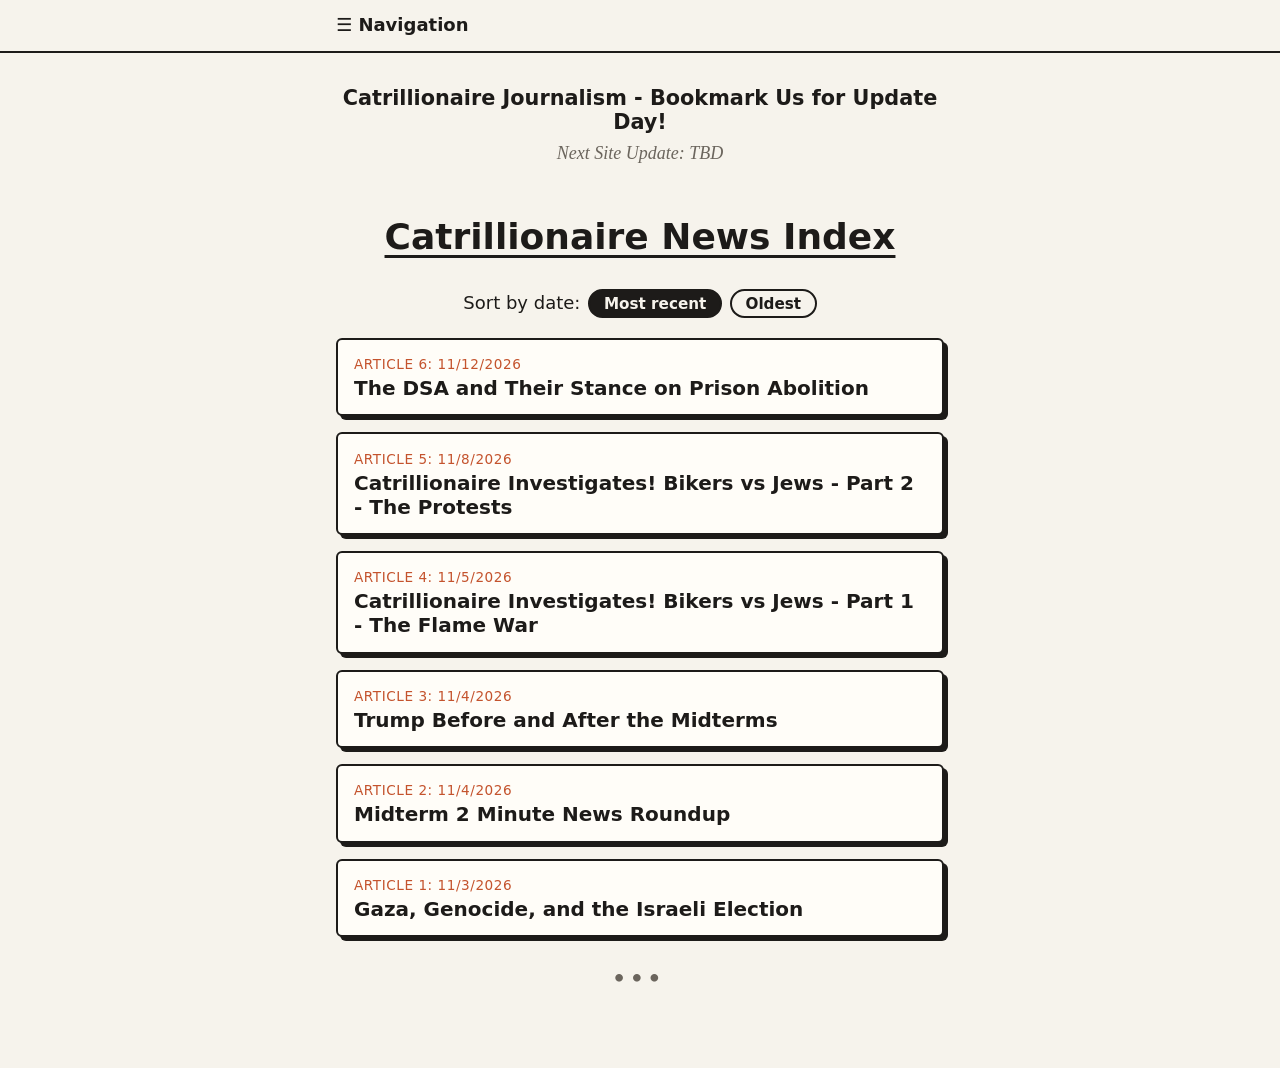
<file: index.html>
<!DOCTYPE html>
<html lang="en">
<head>
<meta charset="utf-8">
<meta name="viewport" content="width=device-width, initial-scale=1">
<title>Catrillionaire News Index | Catrillionaire Journalism</title>
<link rel="stylesheet" href="style.css">
</head>
     
<script>
// Sorts the article cards by the date in each card's top line (like "Article 1: 11/3/2026")
document.addEventListener('DOMContentLoaded', function () {
  var cards = [].slice.call(document.querySelectorAll('main a.card'));
  if (!cards.length) return;
  var parent = cards[0].parentNode;
  var more = parent.querySelector(':scope > .more');
  function when(card) {
    var m = (card.querySelector('.meta') || card).textContent.match(/(\d{1,2})\/(\d{1,2})\/(\d{4})/);
    return m ? new Date(+m[3], +m[1] - 1, +m[2]).getTime() : 0;
  }
  function sortBy(dir) {
    cards.map(function (c, i) { return { c: c, i: i, t: when(c) }; })
      .sort(function (a, b) { return dir === 'new' ? (b.t - a.t || b.i - a.i) : (a.t - b.t || a.i - b.i); })
      .forEach(function (x) { parent.insertBefore(x.c, more); });
    document.querySelectorAll('[data-d]').forEach(function (b) {
      b.setAttribute('aria-pressed', b.dataset.d === dir);
    });
  }
  document.addEventListener('click', function (e) {
    var b = e.target.closest('[data-d]');
    if (b) sortBy(b.dataset.d);
  });
  sortBy('new');
});
</script>
     
<body>
<header><details><summary>&#9776; Navigation</summary><nav class="menu">
<a href="index.html">Home / Article Index</a>
<a href="collab.html">Collab with Us</a>
<a href="search.html">Search by Keyword</a>
<a href="about.html">About &amp; Contact</a>
</nav></details></header>
<main>
<div class="hero">
<p class="brand">Catrillionaire Journalism - Bookmark Us for Update Day!</p>
<p> Next Site Update: TBD</p>
</div>
<h1 class="index">Catrillionaire News Index</h1>

     <div class="sort" style="justify-content:center">Sort by date:
<button type="button" data-d="new" aria-pressed="true">Most recent</button>
<button type="button" data-d="old" aria-pressed="false">Oldest</button>
</div>

<!-- ADD A NEW ARTICLE: copy one <a class="card"> block, paste it below, and change
     the link, the edition line, and the title. Keep every link inside this <main>
     section, because the Search Tool reads the links in here to find your articles. -->
 
<a class="card" href="article/article-1.html">
<div class="meta">Article 1: 11/3/2026</div>
<div class="t">Gaza, Genocide, and the Israeli Election</div>
</a>

<a class="card" href="article/article-2.html">
<div class="meta">Article 2: 11/4/2026</div>
<div class="t">Midterm 2 Minute News Roundup</div>
</a>

<a class="card" href="article/article-3.html">
<div class="meta">Article 3: 11/4/2026</div>
<div class="t">Trump Before and After the Midterms</div>
</a>

<a class="card" href="article/article-4.html">
<div class="meta">Article 4: 11/5/2026</div>
<div class="t">Catrillionaire Investigates! Bikers vs Jews - Part 1 - The Flame War</div>
</a>

<a class="card" href="article/article-5.html">
<div class="meta">Article 5: 11/8/2026</div>
<div class="t">Catrillionaire Investigates! Bikers vs Jews - Part 2 - The Protests</div>
</a>

     <a class="card" href="article/article-6.html">
<div class="meta">Article 6: 11/12/2026</div>
<div class="t">The DSA and Their Stance on Prison Abolition</div>
</a>

<div class="more" aria-hidden="true">&bull;&bull;&bull;</div>
</main>
</body>
</html>
</file>
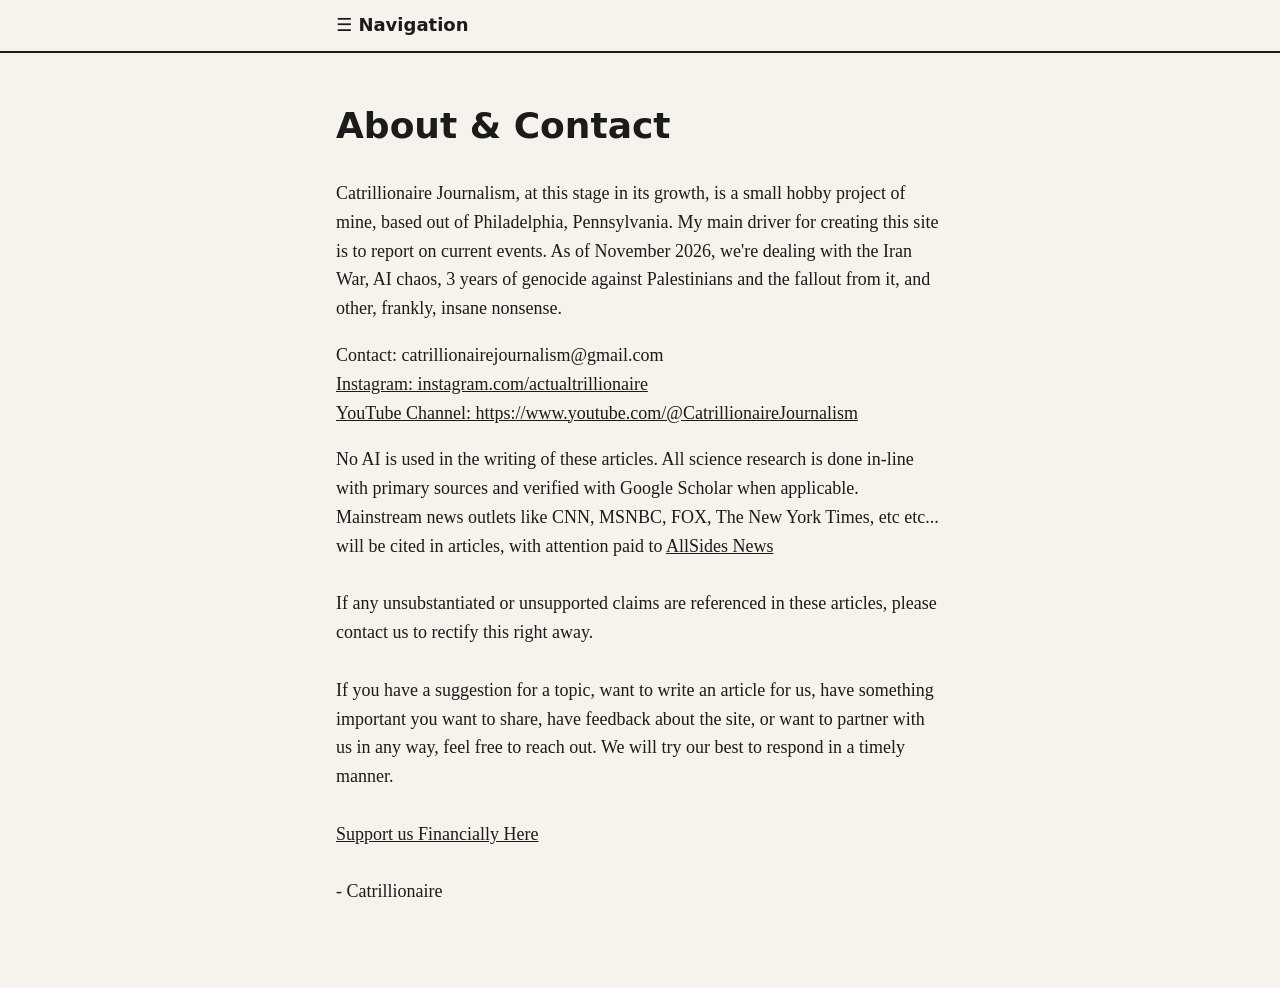
<file: about.html>
<!DOCTYPE html>
<html lang="en">
<head>
<meta charset="utf-8">
<meta name="viewport" content="width=device-width, initial-scale=1">
<title>About &amp; Contact | Catrillionaire Journalism</title>
<link rel="stylesheet" href="style.css">
</head>
<body>
<header><details><summary>&#9776; Navigation</summary><nav class="menu">
<a href="index.html">Home / Article Index</a>
<a href="collab.html">Collab with Us</a>
<a href="search.html">Search by Keyword</a>
<a href="about.html">About &amp; Contact</a>
</nav></details></header>
<main>
<h1>About &amp; Contact</h1>
<p>Catrillionaire Journalism, at this stage in its growth, is a small hobby project of mine, based out of Philadelphia, Pennsylvania. My main driver for creating this site is to report on current events.
 As of November 2026, we're dealing with the Iran War, AI chaos, 3 years of genocide against Palestinians and the fallout from it, and other, frankly, insane nonsense.
<br>
</p>
<p>Contact: catrillionairejournalism@gmail.com <br>
 <a href = instagram.com/actualtrillionaire>Instagram: instagram.com/actualtrillionaire </a> <br>
 <a href = https://www.youtube.com/@CatrillionaireJournalism> YouTube Channel: https://www.youtube.com/@CatrillionaireJournalism</a>
</p>
<p>
No AI is used in the writing of these articles. All science research is done in-line with primary sources and verified with Google Scholar when applicable.
Mainstream news outlets like CNN, MSNBC, FOX, The New York Times, etc etc... will be cited in articles, with attention paid to <a href = https://www.allsides.com/unbiased-balanced-news >AllSides News</a>
<br><br>
If any unsubstantiated or unsupported claims are referenced in these articles, please contact us to rectify this right away.
<br><br>
If you have a suggestion for a topic, want to write an article for us, have something important you want to share, have feedback about the site, or want to partner with us in any way, feel free to reach out.
 We will try our best to respond in a timely manner. 
<br><br>
<a href = https://buymeacoffee.com/catrillionairejournalism> Support us Financially Here </a>
<br><br>
- Catrillionaire
</p>
</main>
</body>
</html>
</file>
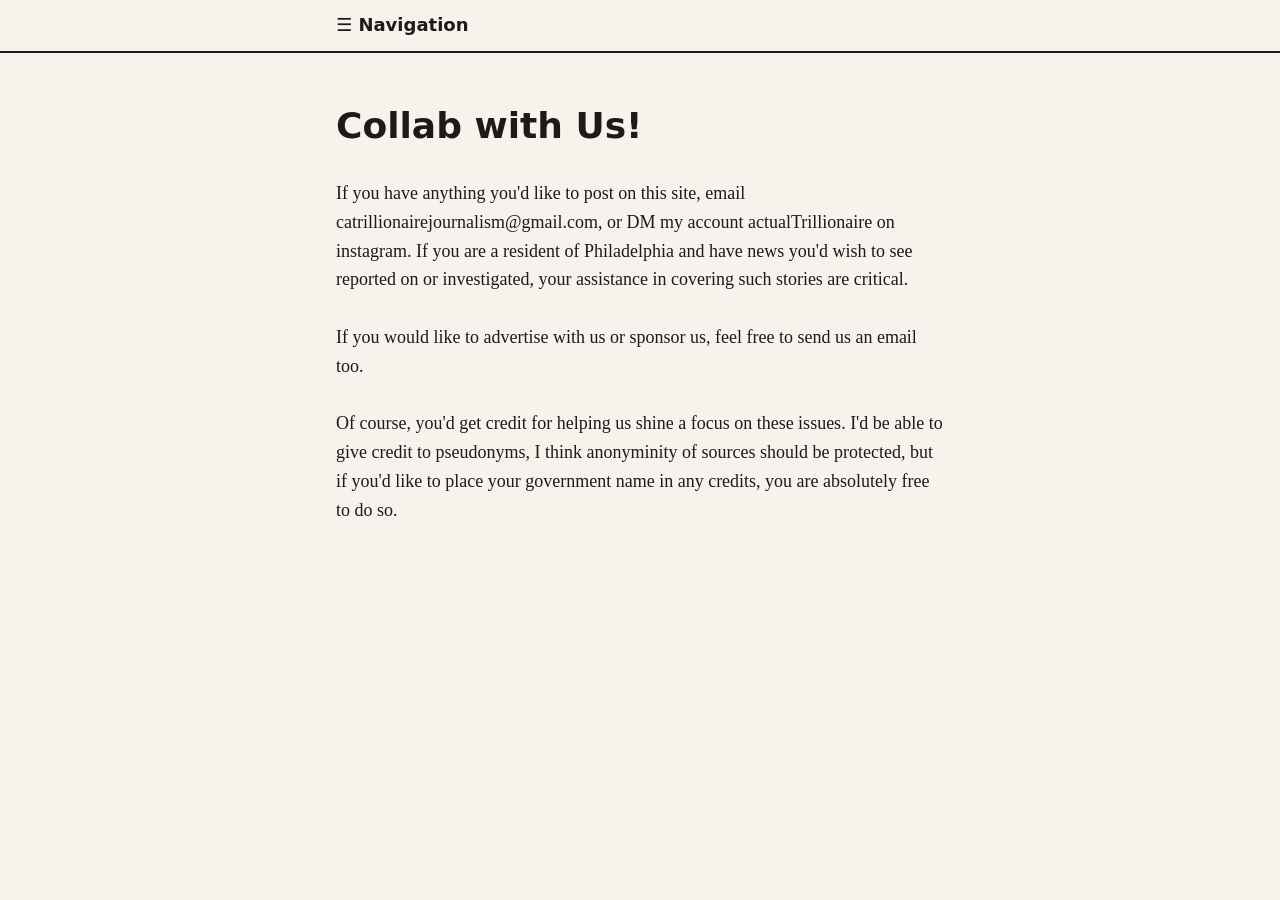
<file: collab.html>
<!DOCTYPE html>
<html lang="en">
<head>
<meta charset="utf-8">
<meta name="viewport" content="width=device-width, initial-scale=1">
<title>Collab with Us! | Catrillionaire Journalism</title>
<link rel="stylesheet" href="style.css">
</head>
<body>
<header><details><summary>&#9776; Navigation</summary><nav class="menu">
<a href="index.html">Home / Article Index</a>
<a href="collab.html">Collab with Us</a>
<a href="search.html">Search by Keyword</a>
<a href="about.html">About &amp; Contact</a>
</nav></details></header>
<main>
<h1>Collab with Us!</h1>
<p>If you have anything you'd like to post on this site, email catrillionairejournalism@gmail.com, or DM my account actualTrillionaire on instagram. If you are a resident of Philadelphia and have news you'd wish to see reported on or investigated,
your assistance in covering such stories are critical.
<br><br>
If you would like to advertise with us or sponsor us, feel free to send us an email too.
<br><br>
Of course, you'd get credit for helping us shine a focus on these issues. I'd be able to give credit to pseudonyms, I think anonyminity of sources should be protected, but if you'd like to place
your government name in any credits, you are absolutely free to do so.
</p>
</main>
</body>
</html>
</file>
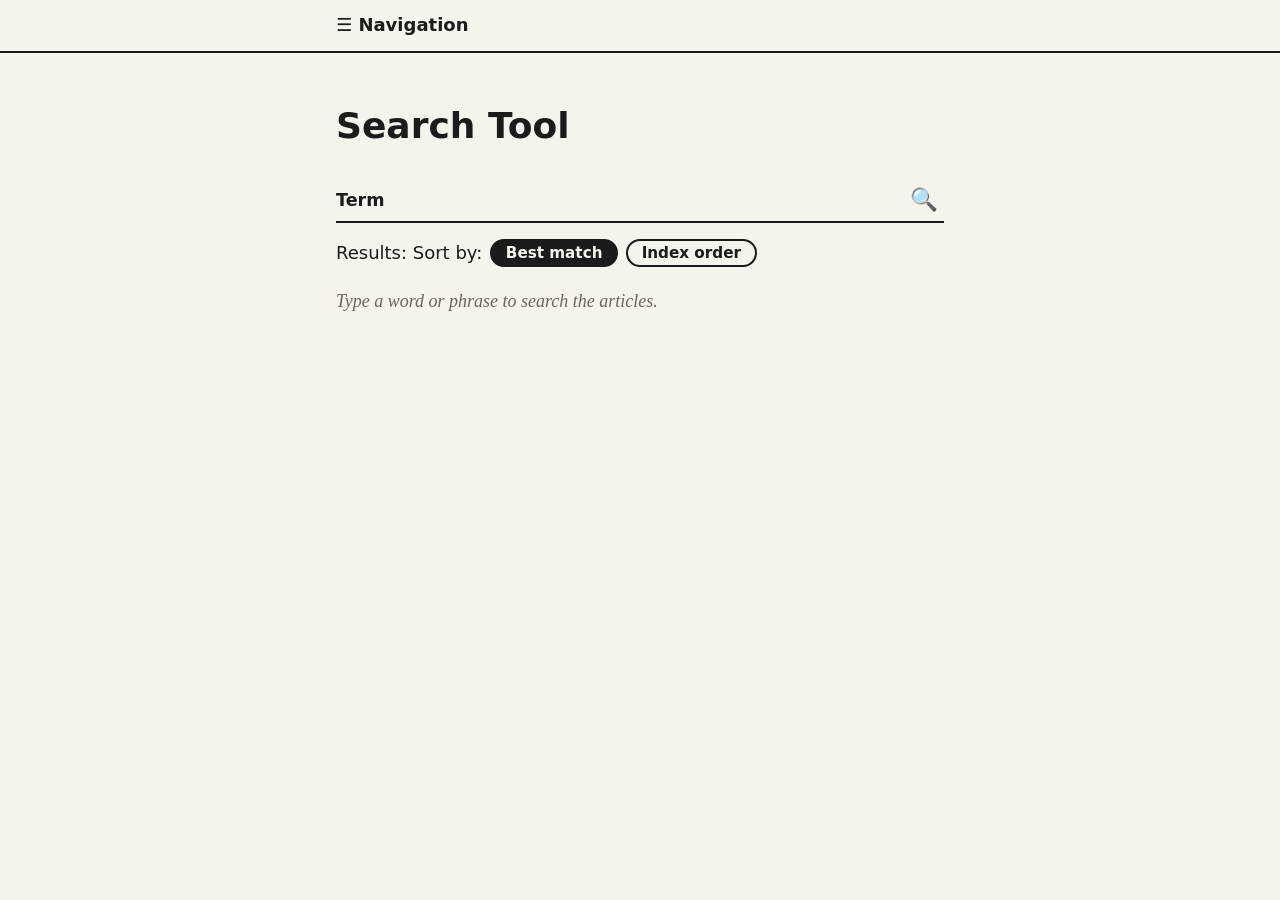
<file: search.html>
<!DOCTYPE html>
<html lang="en">
<head>
<meta charset="utf-8">
<meta name="viewport" content="width=device-width, initial-scale=1">
<title>Search Tool | Catrillionaire Journalism</title>
<link rel="stylesheet" href="style.css">
</head>
<body>
<header><details><summary>&#9776; Navigation</summary><nav class="menu">
<a href="index.html">Home / Article Index</a>
<a href="collab.html">Collab with Us</a>
<a href="search.html">Search by Keyword</a>
<a href="about.html">About &amp; Contact</a>
</nav></details></header>
<main>
<h1>Search Tool</h1>
<form class="s" id="sf" role="search">
<label for="q">Term</label>
<input id="q" type="search" autocomplete="off">
<button aria-label="Search">&#128269;</button>
</form>
<div class="sort">Results: Sort by:
<button type="button" data-o="best" aria-pressed="true">Best match</button>
<button type="button" data-o="index" aria-pressed="false">Index order</button>
</div>
<div id="out" class="res"><p class="empty">Type a word or phrase to search the articles.</p></div>
</main>
<script src="search.js"></script>
</body>
</html>
</file>
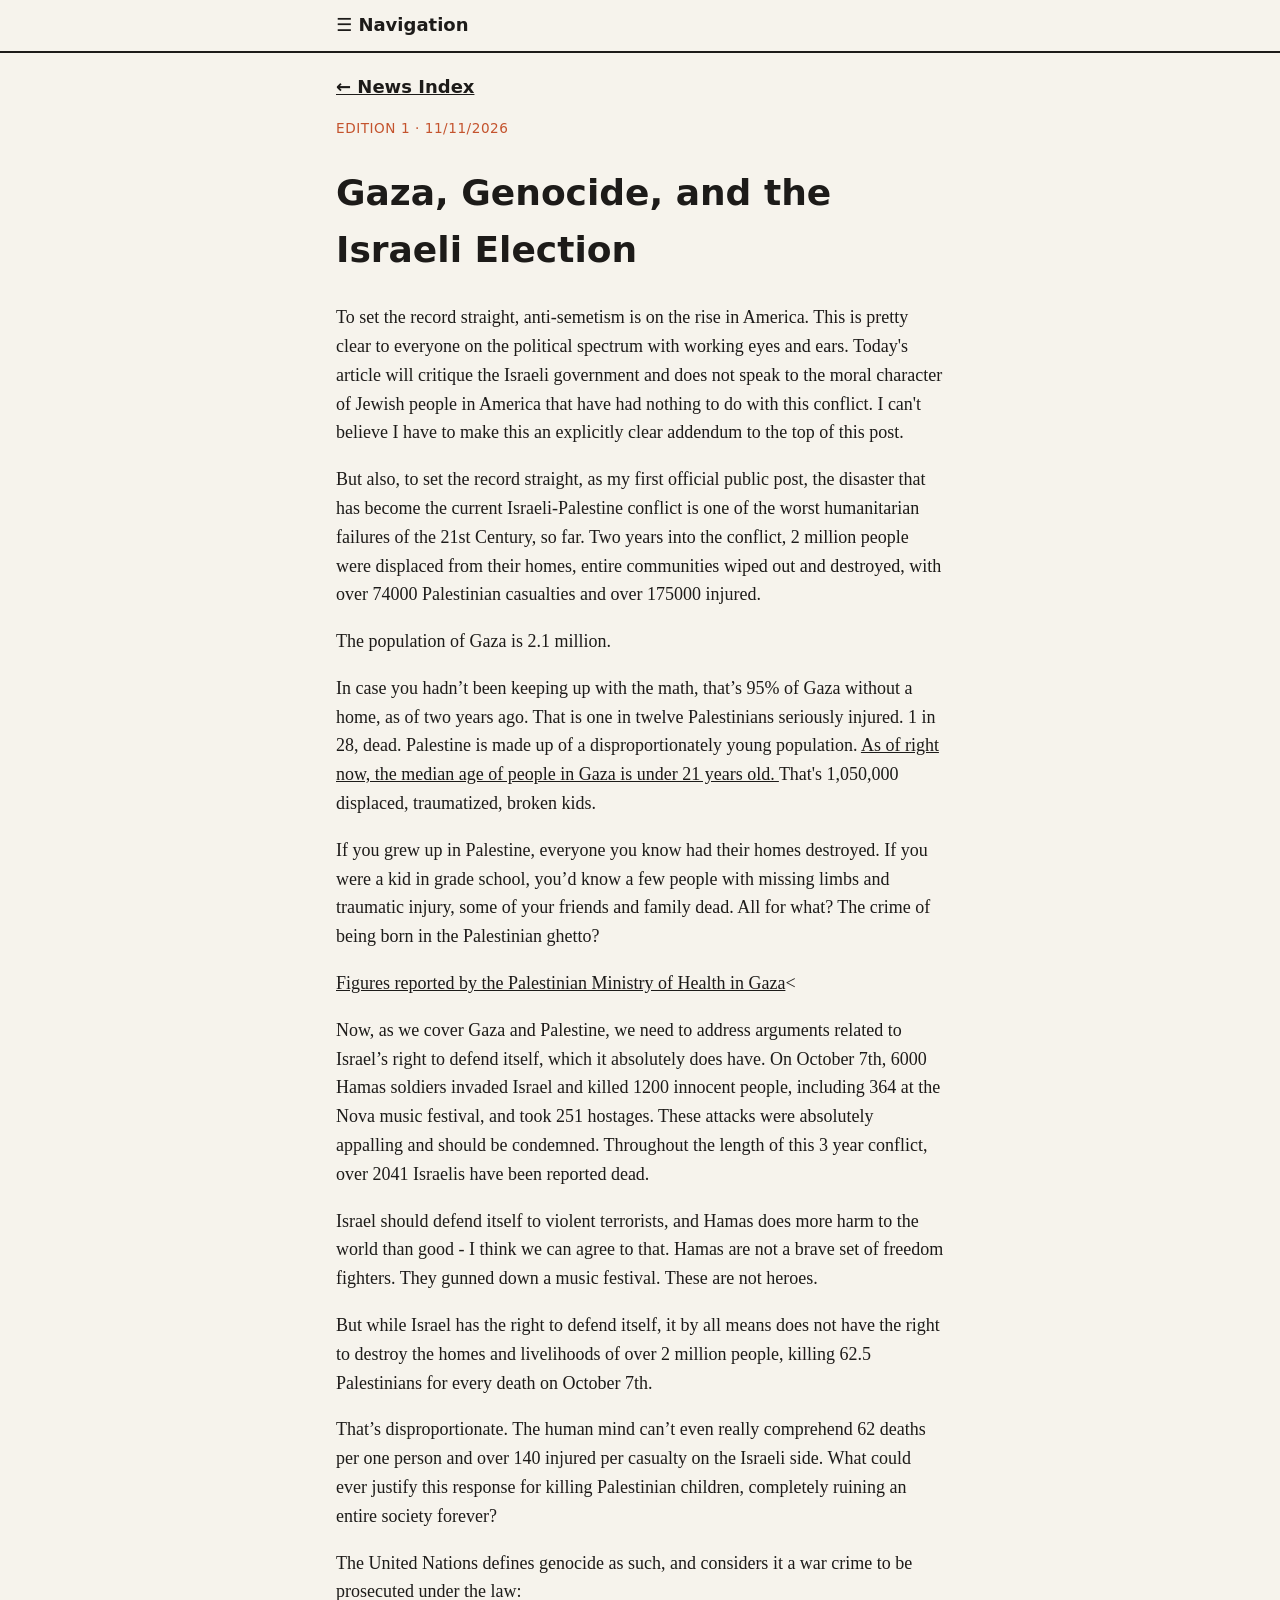
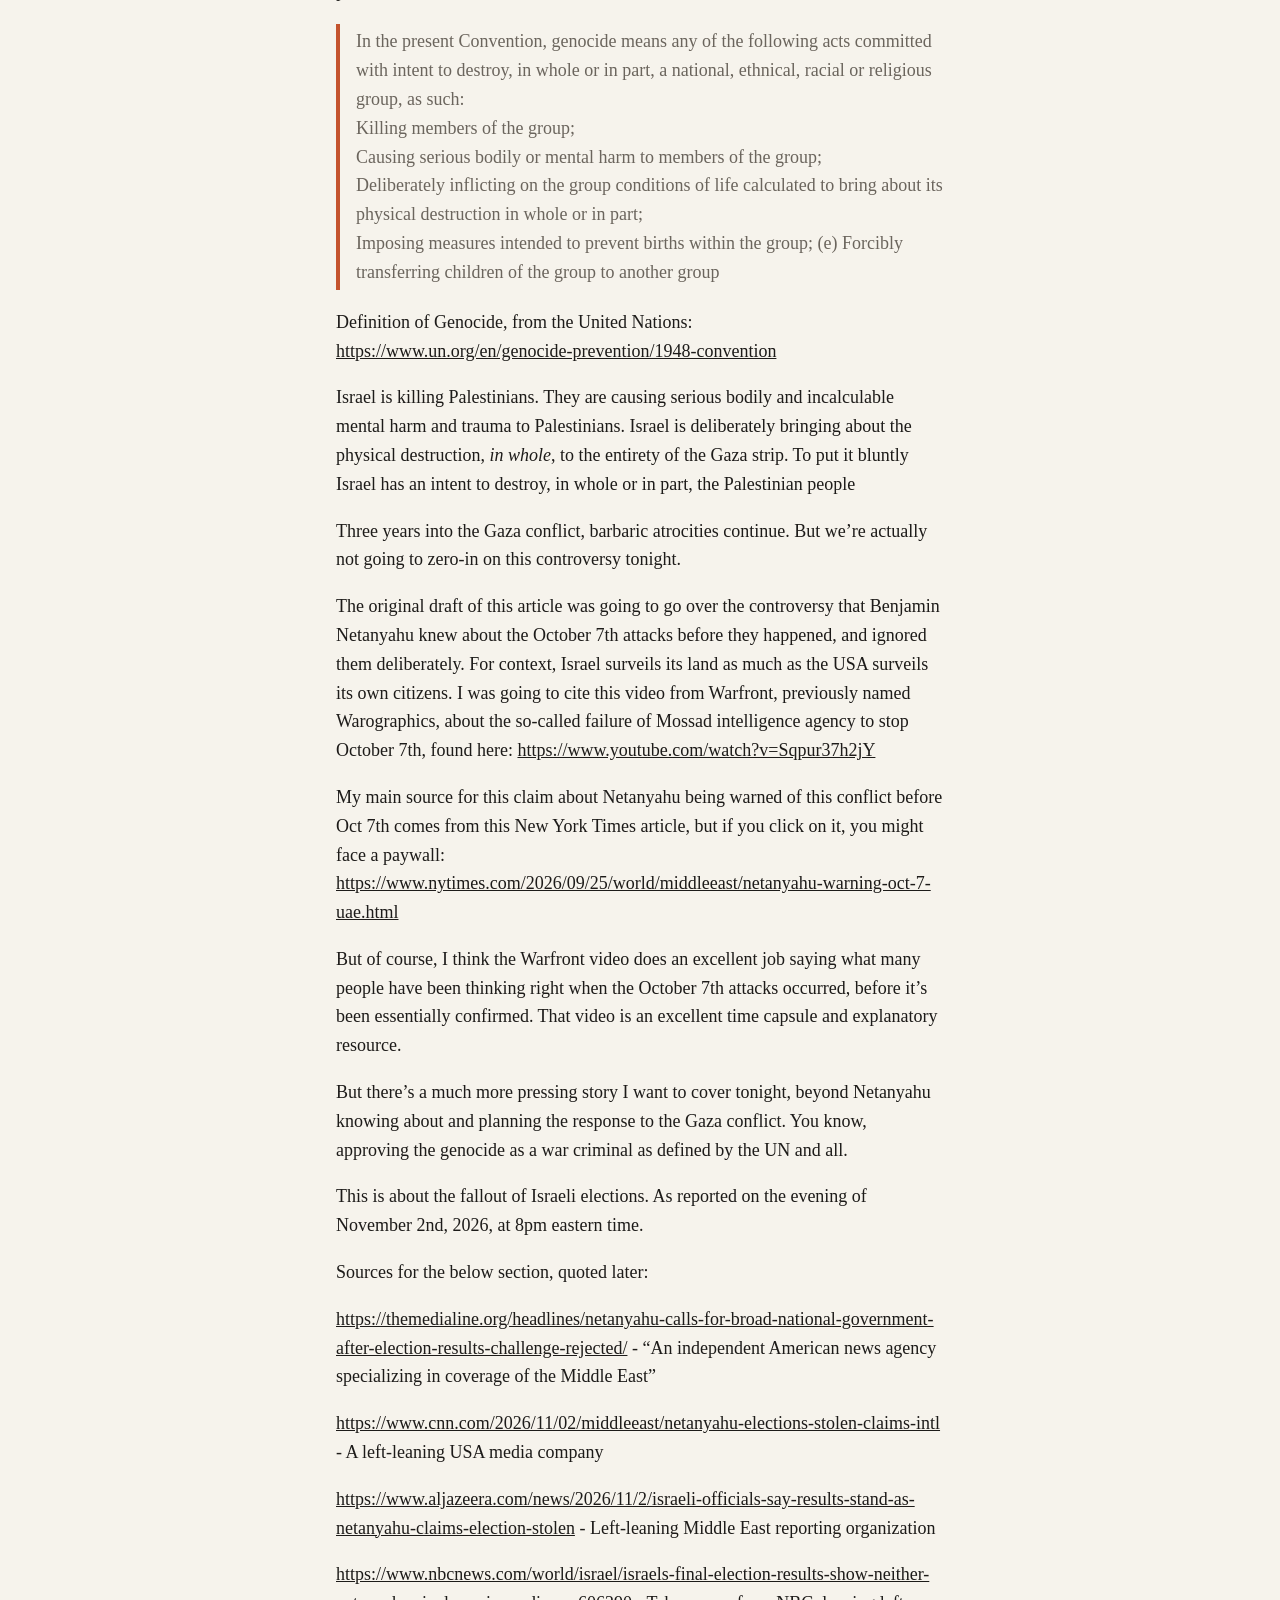
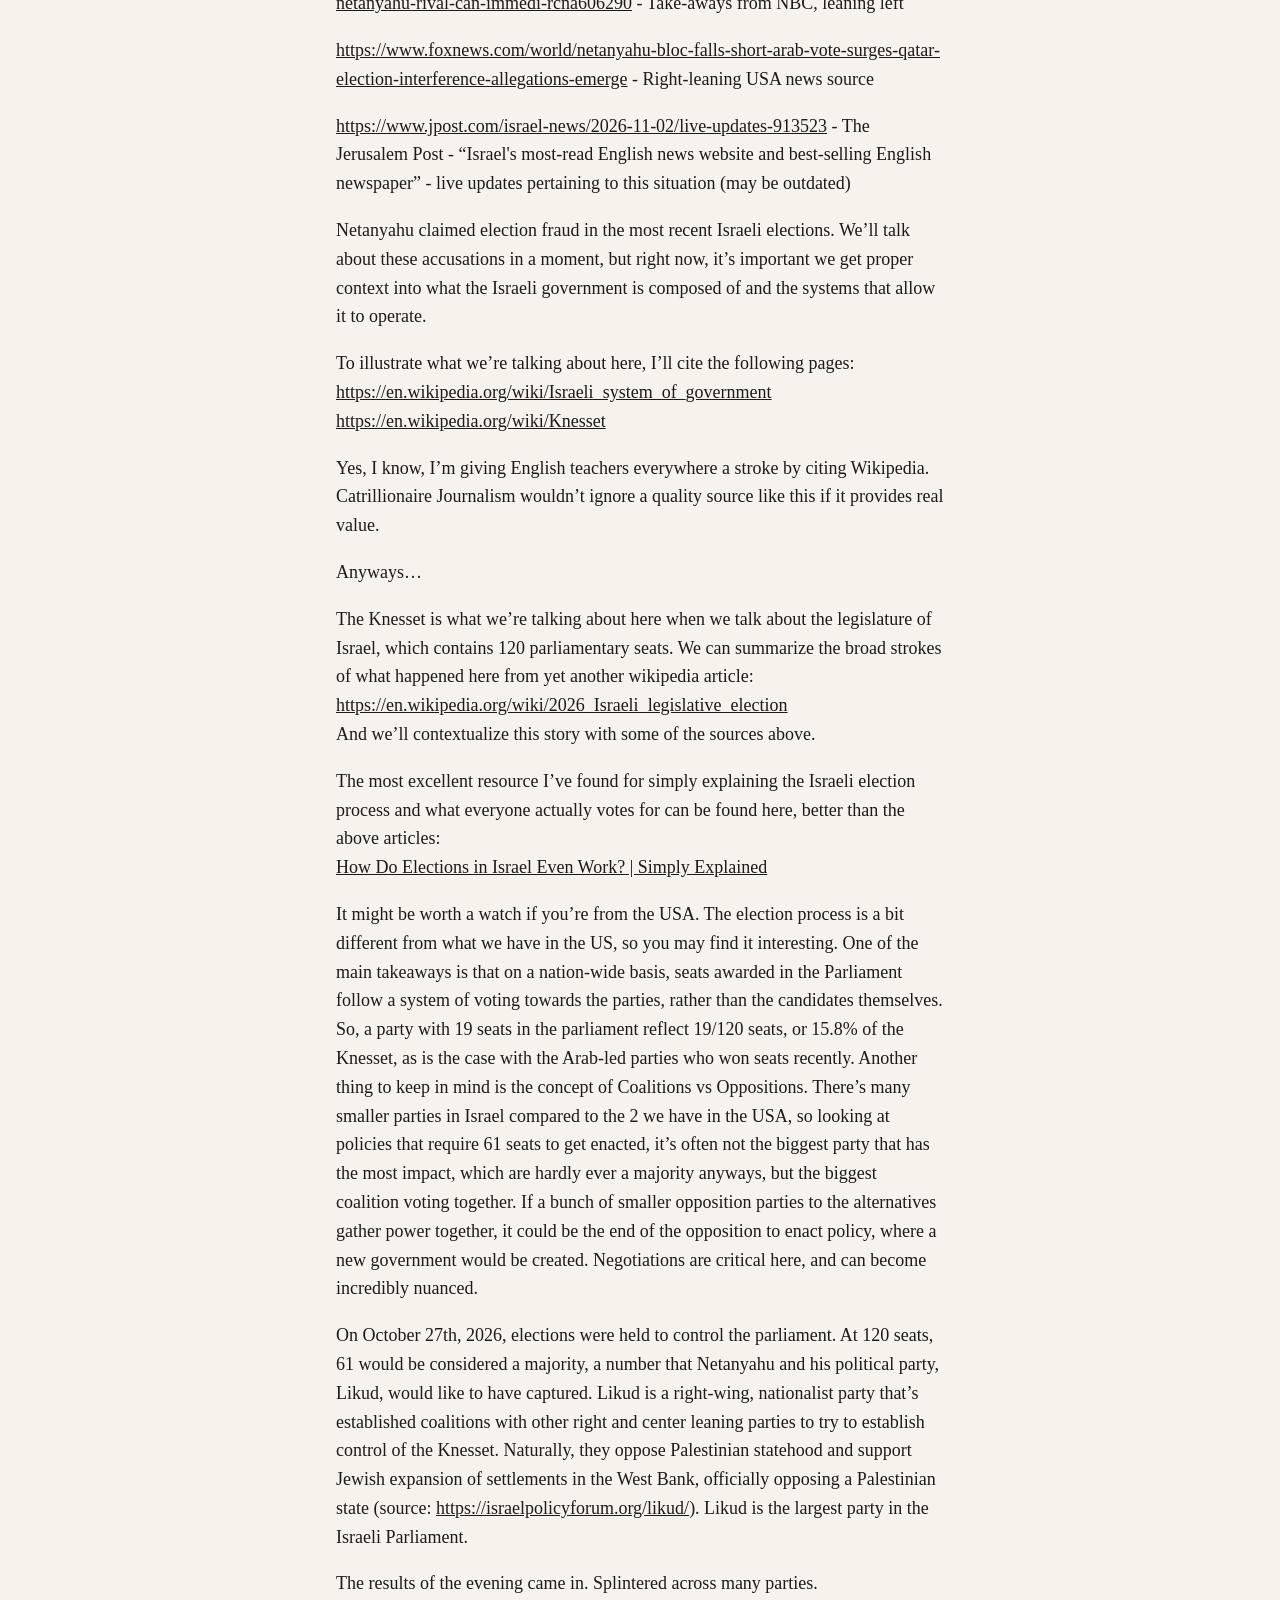
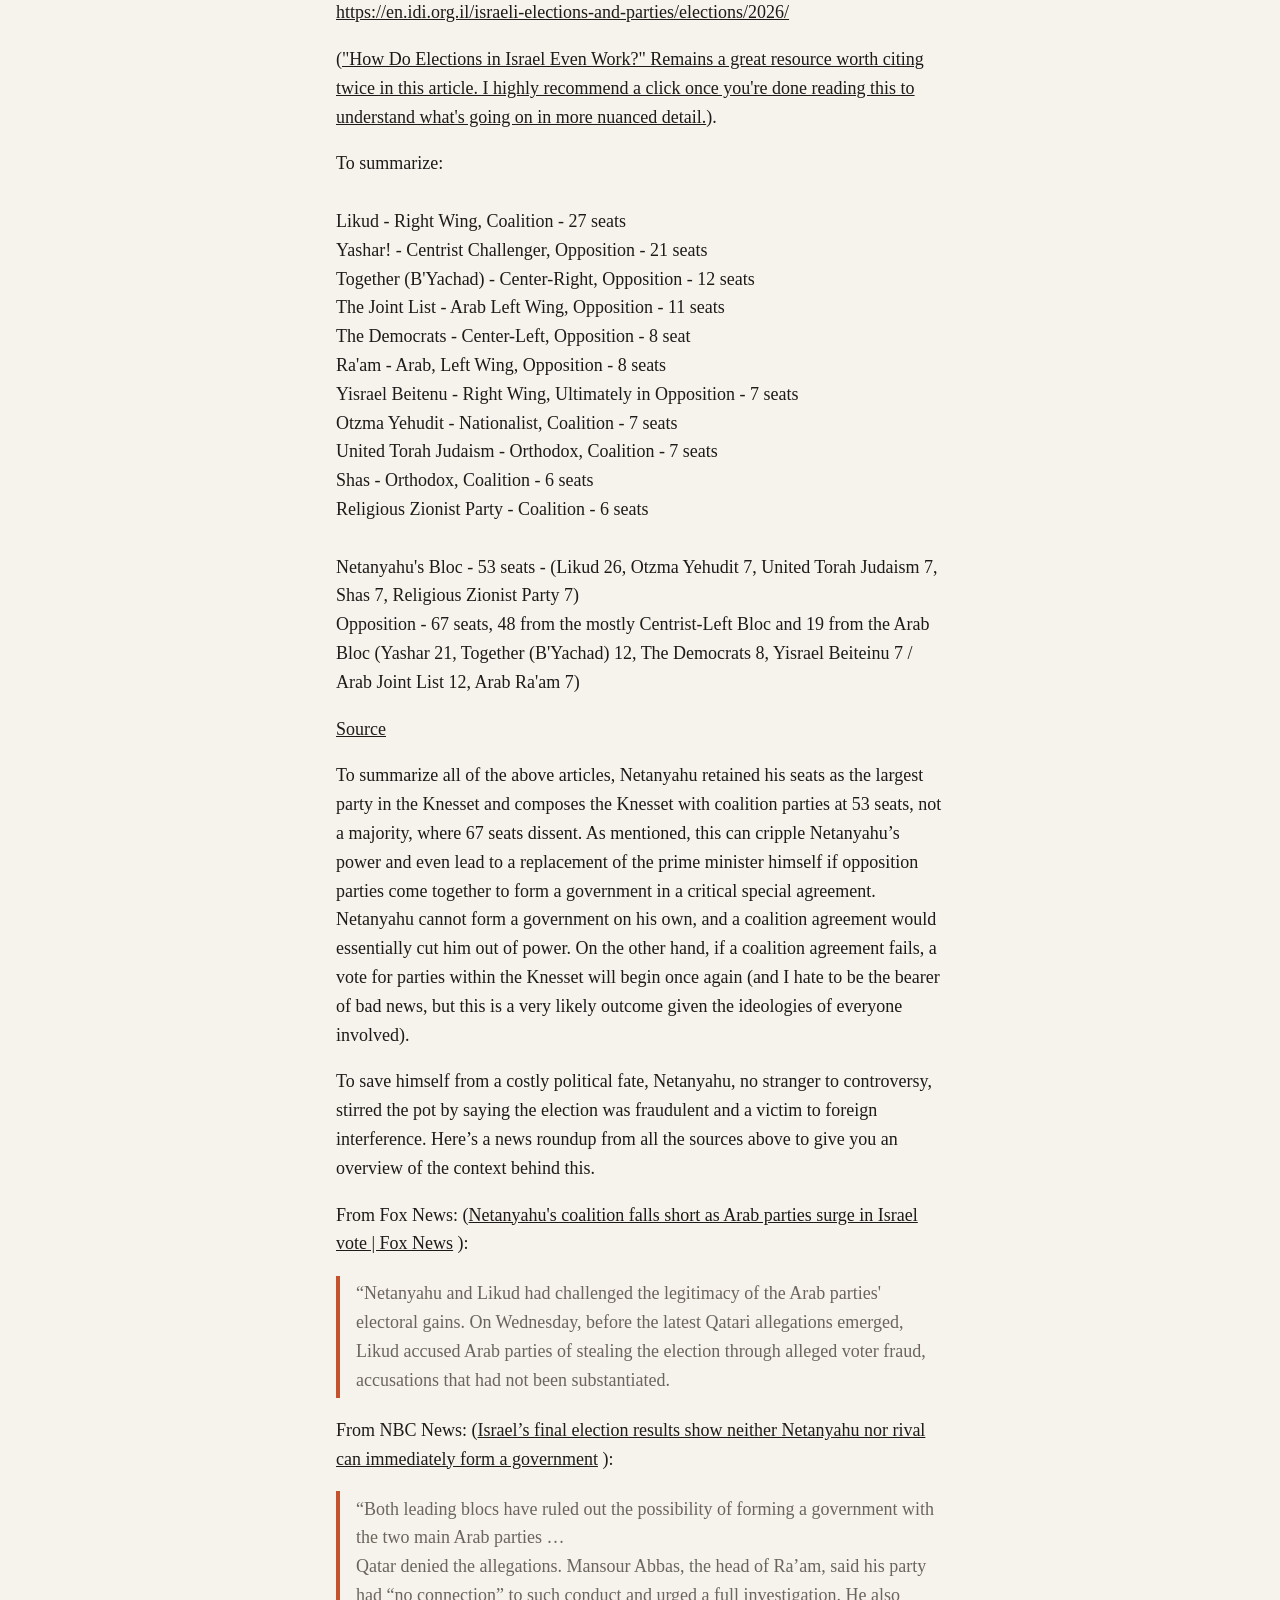
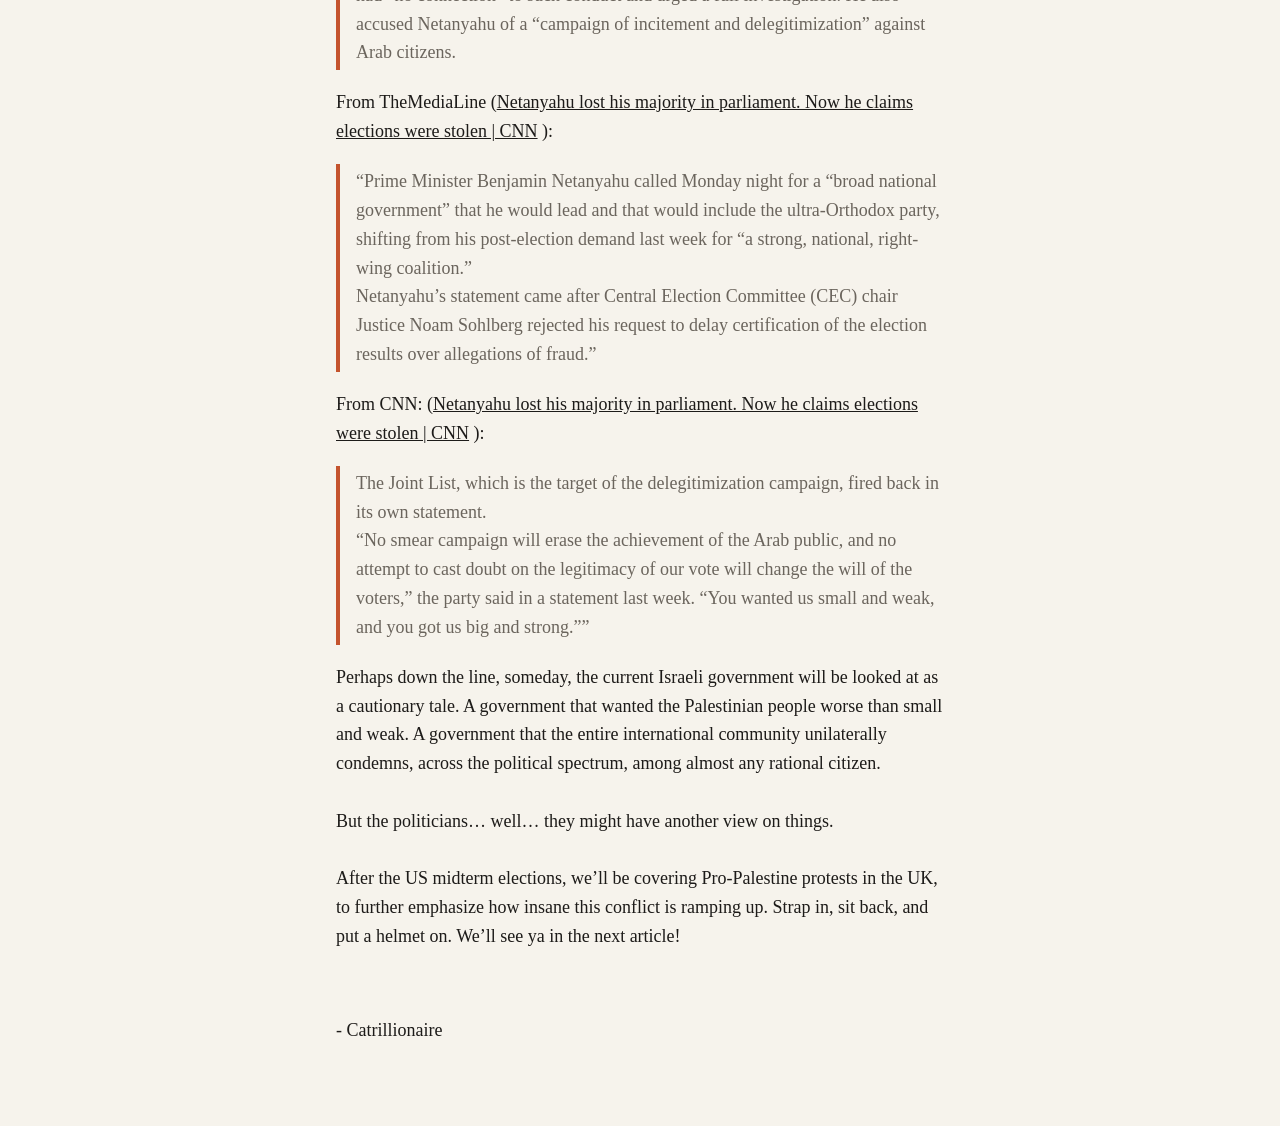
<file: article/article-1.html>
<!DOCTYPE html>
<html lang="en">
<head>
<meta charset="utf-8">
<meta name="viewport" content="width=device-width, initial-scale=1">
<title>Gaza, Genocide, and the Israeli Election | Catrillionaire Journalism</title>
<link rel="stylesheet" href="../style.css">
<style>
a{overflow-wrap:anywhere}
blockquote{margin:1rem 0;padding:.2rem 0 .2rem 1rem;border-left:4px solid var(--accent);color:var(--muted)}
</style>
</head>
<body>
<header><details><summary>&#9776; Navigation</summary><nav class="menu">
<a href="index.html">Home / Article Index</a>
<a href="collab.html">Collab with Us</a>
<a href="search.html">Search by Keyword</a>
<a href="about.html">About &amp; Contact</a>
</nav></details></header>
<main>
<a class="back" href="../index.html">&larr; News Index</a>
<p class="meta">Edition 1 &middot; 11/11/2026</p>
<h1>Gaza, Genocide, and the Israeli Election</h1>

<p>To set the record straight, anti-semetism is on the rise in America. This is pretty clear to everyone on the political spectrum with working eyes and ears. Today's article will critique the Israeli government and does not speak to the moral character of Jewish people in America that have had nothing to do with this conflict. I can't believe I have to make this an explicitly clear addendum to the top of this post.</p>
  
<p>But also, to set the record straight, as my first official public post, the disaster that has become the current Israeli-Palestine conflict is one of the worst humanitarian failures of the 21st Century, so far. Two years into the conflict, 2 million people were displaced from their homes, entire communities wiped out and destroyed, with over 74000 Palestinian casualties and over 175000 injured.</p>


<p>The population of Gaza is 2.1 million.</p>

<p>In case you hadn’t been keeping up with the math, that’s 95% of Gaza without a home, as of two years ago. That is one in twelve Palestinians seriously injured. 1 in 28, dead. Palestine is made up of a disproportionately young population. <a href = https://www.statista.com/statistics/1424048/median-age-of-the-population-in-palestine/ > As of right now, the median age of people in Gaza is under 21 years old. </a> That's 1,050,000 displaced, traumatized, broken kids.</p>

<p>If you grew up in Palestine, everyone you know had their homes destroyed. If you were a kid in grade school, you’d know a few people with missing limbs and traumatic injury, some of your friends and family dead. All for what? The crime of being born in the Palestinian ghetto?</p>

<p><a href="https://gisha.org/en/publication_type/gaza-now-current-facts-and-figures/" target="_blank" rel="noopener"> Figures reported by the Palestinian Ministry of Health in Gaza</a><</p>

<p>Now, as we cover Gaza and Palestine, we need to address arguments related to Israel’s right to defend itself, which it absolutely does have. On October 7th, 6000 Hamas soldiers invaded Israel and killed 1200 innocent people, including 364 at the Nova music festival, and took 251 hostages. These attacks were absolutely appalling and should be condemned. Throughout the length of this 3 year conflict, over 2041 Israelis have been reported dead.</p>

<p>Israel should defend itself to violent terrorists, and Hamas does more harm to the world than good - I think we can agree to that. Hamas are not a brave set of freedom fighters. They gunned down a music festival. These are not heroes.</p>

<p>But while Israel has the right to defend itself, it by all means does not have the right to destroy the homes and livelihoods of over 2 million people, killing 62.5 Palestinians for every death on October 7th.</p>

<p>That’s disproportionate. The human mind can’t even really comprehend 62 deaths per one person and over 140 injured per casualty on the Israeli side. What could ever justify this response for killing Palestinian children, completely ruining an entire society forever?</p>

<p>The United Nations defines genocide as such, and considers it a war crime to be prosecuted under the law:</p>

<blockquote>
In the present Convention, genocide means any of the following acts committed with intent to destroy, in whole or in part, a national, ethnical, racial or religious group, as such:<br>
Killing members of the group;<br>
Causing serious bodily or mental harm to members of the group;<br>
Deliberately inflicting on the group conditions of life calculated to bring about its physical destruction in whole or in part;<br>
Imposing measures intended to prevent births within the group; (e) Forcibly transferring children of the group to another group
</blockquote>

<p>Definition of Genocide, from the United Nations:<br>
<a href="https://www.un.org/en/genocide-prevention/1948-convention" target="_blank" rel="noopener">https://www.un.org/en/genocide-prevention/1948-convention</a></p>

<p>Israel is killing Palestinians. They are causing serious bodily and incalculable mental harm and trauma to Palestinians. Israel is deliberately bringing about the physical destruction, <em>in whole</em>, to the entirety of the Gaza strip. To put it bluntly Israel has an intent to destroy, in whole or in part, the Palestinian people</p>

<p>Three years into the Gaza conflict, barbaric atrocities continue. But we’re actually not going to zero-in on this controversy tonight.</p>

<p>The original draft of this article was going to go over the controversy that Benjamin Netanyahu knew about the October 7th attacks before they happened, and ignored them deliberately. For context, Israel surveils its land as much as the USA surveils its own citizens. I was going to cite this video from Warfront, previously named Warographics, about the so-called failure of Mossad intelligence agency to stop October 7th, found here: <a href="https://www.youtube.com/watch?v=Sqpur37h2jY" target="_blank" rel="noopener">https://www.youtube.com/watch?v=Sqpur37h2jY</a></p>

<p>My main source for this claim about Netanyahu being warned of this conflict before Oct 7th comes from this New York Times article, but if you click on it, you might face a paywall:<br>
<a href="https://www.nytimes.com/2026/09/25/world/middleeast/netanyahu-warning-oct-7-uae.html" target="_blank" rel="noopener">https://www.nytimes.com/2026/09/25/world/middleeast/netanyahu-warning-oct-7-uae.html</a></p>

<p>But of course, I think the Warfront video does an excellent job saying what many people have been thinking right when the October 7th attacks occurred, before it’s been essentially confirmed. That video is an excellent time capsule and explanatory resource.</p>

<p>But there’s a much more pressing story I want to cover tonight, beyond Netanyahu knowing about and planning the response to the Gaza conflict. You know, approving the genocide as a war criminal as defined by the UN and all.</p>

<p>This is about the fallout of Israeli elections. As reported on the evening of November 2nd, 2026, at 8pm eastern time.</p>

<p>Sources for the below section, quoted later:</p>

<p><a href="https://themedialine.org/headlines/netanyahu-calls-for-broad-national-government-after-election-results-challenge-rejected/" target="_blank" rel="noopener">https://themedialine.org/headlines/netanyahu-calls-for-broad-national-government-after-election-results-challenge-rejected/</a> - “An independent American news agency specializing in coverage of the Middle East”</p>

<p><a href="https://www.cnn.com/2026/11/02/middleeast/netanyahu-elections-stolen-claims-intl" target="_blank" rel="noopener">https://www.cnn.com/2026/11/02/middleeast/netanyahu-elections-stolen-claims-intl</a> - A left-leaning USA media company</p>

<p><a href="https://www.aljazeera.com/news/2026/11/2/israeli-officials-say-results-stand-as-netanyahu-claims-election-stolen" target="_blank" rel="noopener">https://www.aljazeera.com/news/2026/11/2/israeli-officials-say-results-stand-as-netanyahu-claims-election-stolen</a> - Left-leaning Middle East reporting organization</p>

<p><a href="https://www.nbcnews.com/world/israel/israels-final-election-results-show-neither-netanyahu-rival-can-immedi-rcna606290" target="_blank" rel="noopener">https://www.nbcnews.com/world/israel/israels-final-election-results-show-neither-netanyahu-rival-can-immedi-rcna606290</a> - Take-aways from NBC, leaning left</p>

<p><a href="https://www.foxnews.com/world/netanyahu-bloc-falls-short-arab-vote-surges-qatar-election-interference-allegations-emerge" target="_blank" rel="noopener">https://www.foxnews.com/world/netanyahu-bloc-falls-short-arab-vote-surges-qatar-election-interference-allegations-emerge</a> - Right-leaning USA news source</p>

<p><a href="https://www.jpost.com/israel-news/2026-11-02/live-updates-913523" target="_blank" rel="noopener">https://www.jpost.com/israel-news/2026-11-02/live-updates-913523</a> - The Jerusalem Post - “Israel's most-read English news website and best-selling English newspaper” - live updates pertaining to this situation (may be outdated)</p>
  
<p>Netanyahu claimed election fraud in the most recent Israeli elections. We’ll talk about these accusations in a moment, but right now, it’s important we get proper context into what the Israeli government is composed of and the systems that allow it to operate.</p>

<p>To illustrate what we’re talking about here, I’ll cite the following pages: <a href="https://en.wikipedia.org/wiki/Israeli_system_of_government" target="_blank" rel="noopener">https://en.wikipedia.org/wiki/Israeli_system_of_government</a><br>
<a href="https://en.wikipedia.org/wiki/Knesset" target="_blank" rel="noopener">https://en.wikipedia.org/wiki/Knesset</a></p>

<p>Yes, I know, I’m giving English teachers everywhere a stroke by citing Wikipedia. Catrillionaire Journalism wouldn’t ignore a quality source like this if it provides real value.</p>

<p>Anyways…</p>

<p>The Knesset is what we’re talking about here when we talk about the legislature of Israel, which contains 120 parliamentary seats. We can summarize the broad strokes of what happened here from yet another wikipedia article:<br>
<a href="https://en.wikipedia.org/wiki/2026_Israeli_legislative_election" target="_blank" rel="noopener">https://en.wikipedia.org/wiki/2026_Israeli_legislative_election</a><br>
And we’ll contextualize this story with some of the sources above.</p>

<p>The most excellent resource I’ve found for simply explaining the Israeli election process and what everyone actually votes for can be found here, better than the above articles:<br>
<a href="https://www.youtube.com/watch?v=CkszClFXh9g" target="_blank" rel="noopener">How Do Elections in Israel Even Work? | Simply Explained</a></p>

<p>It might be worth a watch if you’re from the USA. The election process is a bit different from what we have in the US, so you may find it interesting. One of the main takeaways is that on a nation-wide basis, seats awarded in the Parliament follow a system of voting towards the parties, rather than the candidates themselves. So, a party with 19 seats in the parliament reflect 19/120 seats, or 15.8% of the Knesset, as is the case with the Arab-led parties who won seats recently. Another thing to keep in mind is the concept of Coalitions vs Oppositions. There’s many smaller parties in Israel compared to the 2 we have in the USA, so looking at policies that require 61 seats to get enacted, it’s often not the biggest party that has the most impact, which are hardly ever a majority anyways, but the biggest coalition voting together. If a bunch of smaller opposition parties to the alternatives gather power together, it could be the end of the opposition to enact policy, where a new government would be created. Negotiations are critical here, and can become incredibly nuanced.</p>

<p>On October 27th, 2026, elections were held to control the parliament. At 120 seats, 61 would be considered a majority, a number that Netanyahu and his political party, Likud, would like to have captured. Likud is a right-wing, nationalist party that’s established coalitions with other right and center leaning parties to try to establish control of the Knesset. Naturally, they oppose Palestinian statehood and support Jewish expansion of settlements in the West Bank, officially opposing a Palestinian state (source: <a href="https://israelpolicyforum.org/likud/" target="_blank" rel="noopener">https://israelpolicyforum.org/likud/</a>). Likud is the largest party in the Israeli Parliament.</p>

<p>The results of the evening came in. Splintered across many parties.<br>
<a href="https://en.idi.org.il/israeli-elections-and-parties/elections/2026/" target="_blank" rel="noopener">https://en.idi.org.il/israeli-elections-and-parties/elections/2026/</a></p>

<p> (<a href="https://www.youtube.com/watch?v=CkszClFXh9g" target="_blank" rel="noopener">"How Do Elections in Israel Even Work?" Remains a great resource worth citing twice in this article. I highly recommend a click once you're done reading this to understand what's going on in more nuanced detail.</a>).</p>

<p> To summarize: <br> <br>
  Likud - Right Wing, Coalition - 27 seats<br>
  Yashar! - Centrist Challenger, Opposition - 21 seats<br>
  Together (B'Yachad) - Center-Right, Opposition - 12 seats<br>
  The Joint List - Arab Left Wing, Opposition - 11 seats<br>
  The Democrats - Center-Left, Opposition - 8 seat<br>
  Ra'am - Arab, Left Wing, Opposition - 8 seats<br>
  Yisrael Beitenu - Right Wing, Ultimately in Opposition - 7 seats<br>
  Otzma Yehudit - Nationalist, Coalition - 7 seats<br>
  United Torah Judaism - Orthodox, Coalition - 7 seats<br>
  Shas - Orthodox, Coalition - 6 seats<br>
  Religious Zionist Party - Coalition - 6 seats<br><br>

  Netanyahu's Bloc - 53 seats - (Likud 26, Otzma Yehudit 7, United Torah Judaism 7, Shas 7, Religious Zionist Party 7) <br>
  Opposition - 67 seats, 48 from the mostly Centrist-Left Bloc and 19 from the Arab Bloc (Yashar 21, Together (B'Yachad) 12, The Democrats 8, Yisrael Beiteinu 7 / Arab Joint List 12, Arab Ra'am 7)

</p>

<p> <a href = https://www.ajc.org/news/israel-election-2026-who-will-lead-israel-and-what-does-it-mean-for-the-us> Source </a> </p>
  
<p>To summarize all of the above articles, Netanyahu retained his seats as the largest party in the Knesset and composes the Knesset with coalition parties at 53 seats, not a majority, where 67 seats dissent. As mentioned, this can cripple Netanyahu’s power and even lead to a replacement of the prime minister himself if opposition parties come together to form a government in a critical special agreement. Netanyahu cannot form a government on his own, and a coalition agreement would essentially cut him out of power. On the other hand, if a coalition agreement fails, a vote for parties within the Knesset will begin once again (and I hate to be the bearer of bad news, but this is a very likely outcome given the ideologies of everyone involved).</p>

<p>To save himself from a costly political fate, Netanyahu, no stranger to controversy, stirred the pot by saying the election was fraudulent and a victim to foreign interference. Here’s a news roundup from all the sources above to give you an overview of the context behind this.</p>

<p>From Fox News: (<a href="https://www.foxnews.com/world/netanyahu-bloc-falls-short-arab-vote-surges-qatar-election-interference-allegations-emerge" target="_blank" rel="noopener">Netanyahu's coalition falls short as Arab parties surge in Israel vote | Fox News</a> ):</p>

<blockquote>
“Netanyahu and Likud had  challenged the legitimacy of the Arab parties' electoral gains. On Wednesday, before the latest Qatari allegations emerged, Likud accused Arab parties of stealing the election through alleged voter fraud, accusations that had not been substantiated.
</blockquote>

<p>From NBC News: (<a href="https://www.nbcnews.com/world/israel/israels-final-election-results-show-neither-netanyahu-rival-can-immedi-rcna606290" target="_blank" rel="noopener">Israel’s final election results show neither Netanyahu nor rival can immediately form a government</a> ):</p>

<blockquote>
“Both leading blocs have ruled out the possibility of forming a government with the two main Arab parties …<br>
Qatar denied the allegations. Mansour Abbas, the head of Ra’am, said his party had “no connection” to such conduct and urged a full investigation. He also accused Netanyahu of a “campaign of incitement and delegitimization” against Arab citizens.<br>
</blockquote>

<p>From TheMediaLine (<a href="https://themedialine.org/headlines/netanyahu-calls-for-broad-national-government-after-election-results-challenge-rejected/" target="_blank" rel="noopener">Netanyahu lost his majority in parliament. Now he claims elections were stolen | CNN</a> ):</p>

<blockquote>
“Prime Minister Benjamin Netanyahu called Monday night for a “broad national government” that he would lead and that would include the ultra-Orthodox party, shifting from his post-election demand last week for “a strong, national, right-wing coalition.”<br>
Netanyahu’s statement came after Central Election Committee (CEC) chair Justice Noam Sohlberg rejected his request to delay certification of the election results over allegations of fraud.”
</blockquote>

<p>From CNN: (<a href="https://www.cnn.com/2026/11/02/middleeast/netanyahu-elections-stolen-claims-intl" target="_blank" rel="noopener">Netanyahu lost his majority in parliament. Now he claims elections were stolen | CNN</a> ):</p>

<blockquote>The Joint List, which is the target of the delegitimization campaign, fired back in its own statement.<br>
“No smear campaign will erase the achievement of the Arab public, and no attempt to cast doubt on the legitimacy of our vote will change the will of the voters,” the party said in a statement last week. “You wanted us small and weak, and you got us big and strong.””
</blockquote>

<p>Perhaps down the line, someday, the current Israeli government will be looked at as a cautionary tale. A government that wanted the Palestinian people worse than small and weak. A government that the entire international community unilaterally condemns, across the political spectrum, among almost any rational citizen.<br><br>
But the politicians… well… they might have another view on things.<br> <br>
After the US midterm elections, we’ll be covering Pro-Palestine protests in the UK, to further emphasize how insane this conflict is ramping up. Strap in, sit back, and put a helmet on. We’ll see ya in the next article!</p>
<br>
<p> - Catrillionaire</p>
</main>
</body>
</html>
</file>
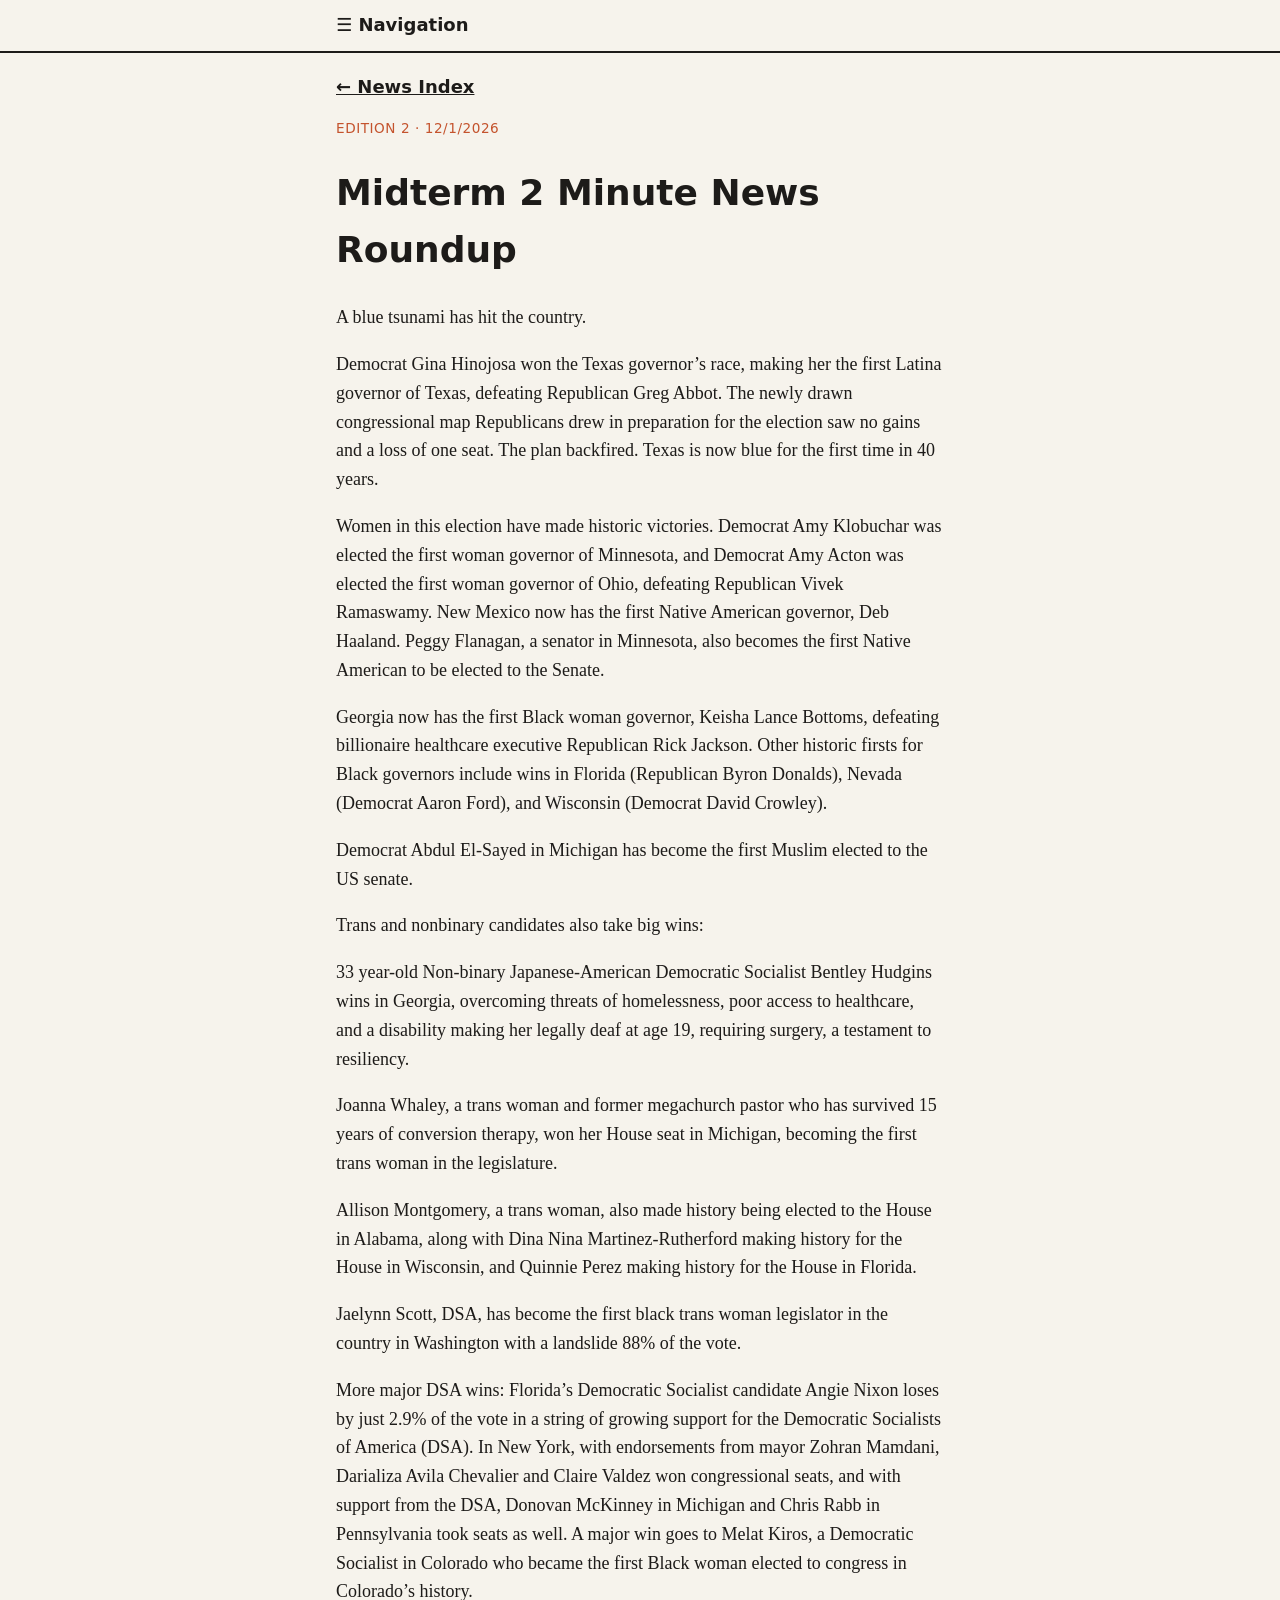
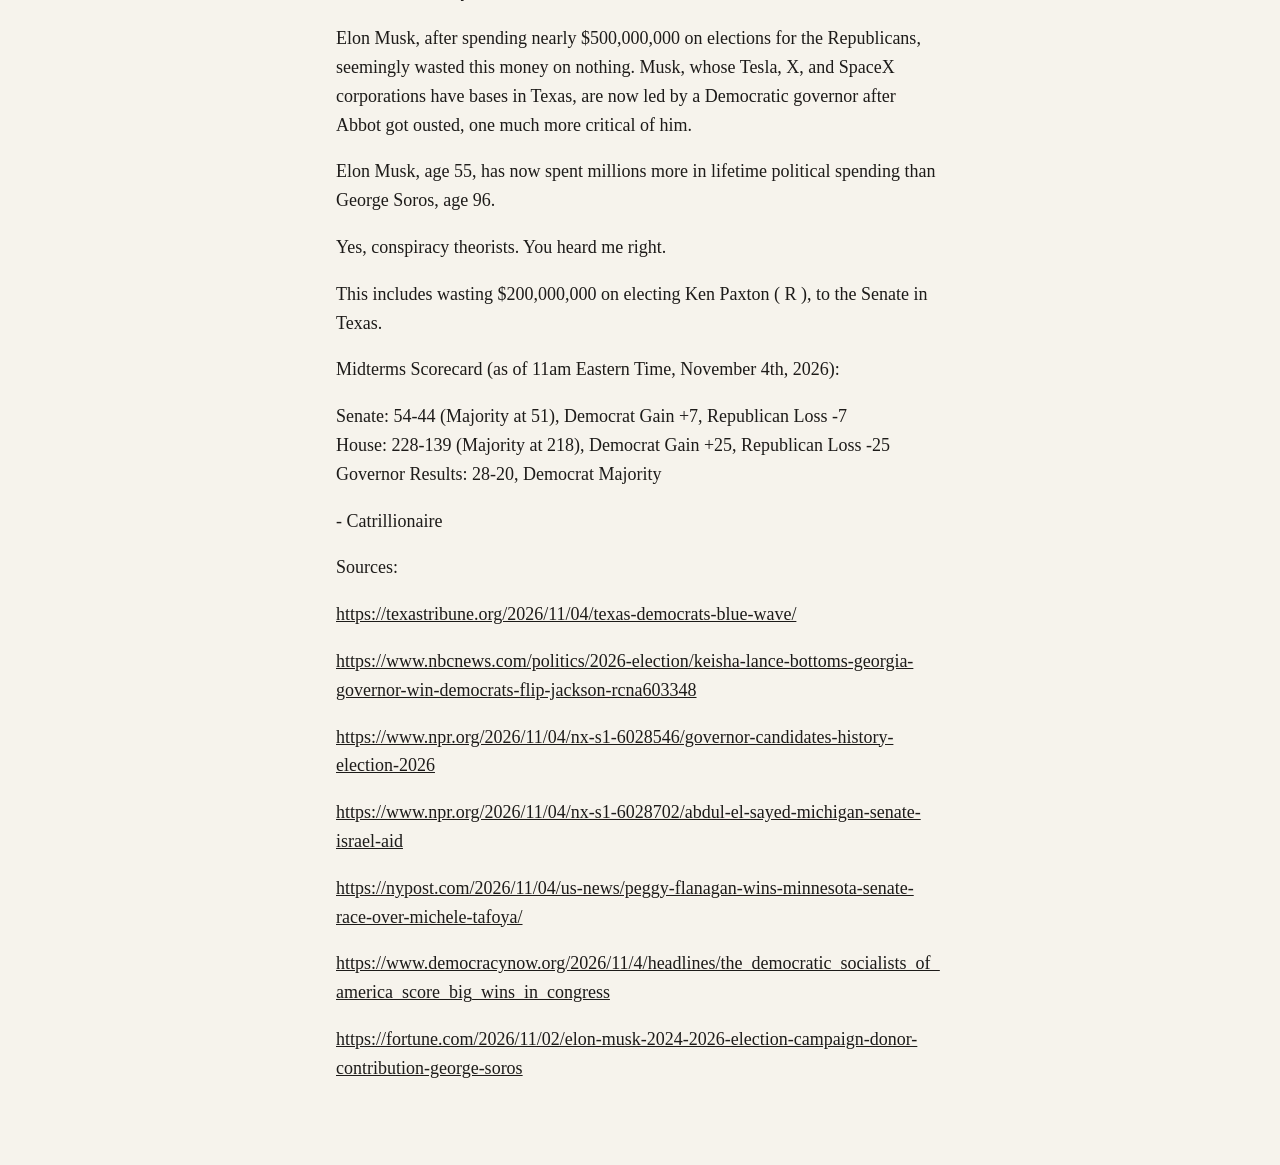
<file: article/article-2.html>
<!DOCTYPE html>
<html lang="en">
<head>
<meta charset="utf-8">
<meta name="viewport" content="width=device-width, initial-scale=1">
<title>Midterm 2 Minute News Roundup | Catrillionaire Journalism</title>
<link rel="stylesheet" href="../style.css">
<style>
a{overflow-wrap:anywhere}
</style>
</head>
<body>
<header><details><summary>&#9776; Navigation</summary><nav class="menu">
<a href="index.html">Home / Article Index</a>
<a href="collab.html">Collab with Us</a>
<a href="search.html">Search by Keyword</a>
<a href="about.html">About &amp; Contact</a>
</nav></details></header>
<main>
<a class="back" href="../index.html">&larr; News Index</a>
<p class="meta">Edition 2 &middot; 12/1/2026</p>
<h1>Midterm 2 Minute News Roundup</h1>

<p>A blue tsunami has hit the country.</p>

<p>Democrat Gina Hinojosa won the Texas governor’s race, making her the first Latina governor of Texas, defeating Republican Greg Abbot. The newly drawn congressional map Republicans drew in preparation for the election saw no gains and a loss of one seat. The plan backfired. Texas is now blue for the first time in 40 years.</p>

<p>Women in this election have made historic victories. Democrat Amy Klobuchar was elected the first woman governor of Minnesota, and Democrat Amy Acton was elected the first woman governor of Ohio, defeating Republican Vivek Ramaswamy. New Mexico now has the first Native American governor, Deb Haaland. Peggy Flanagan, a senator in Minnesota, also becomes the first Native American to be elected to the Senate.</p>

<p>Georgia now has the first Black woman governor, Keisha Lance Bottoms, defeating billionaire healthcare executive Republican Rick Jackson. Other historic firsts for Black governors include wins in Florida (Republican Byron Donalds), Nevada (Democrat Aaron Ford), and Wisconsin (Democrat David Crowley).</p>

<p>Democrat Abdul El-Sayed in Michigan has become the first Muslim elected to the US senate.</p>

<p>Trans and nonbinary candidates also take big wins:</p>

<p>33 year-old Non-binary Japanese-American Democratic Socialist Bentley Hudgins wins in Georgia, overcoming threats of homelessness, poor access to healthcare, and a disability making her legally deaf at age 19, requiring surgery, a testament to resiliency.</p>

<p>Joanna Whaley, a trans woman and former megachurch pastor who has survived 15 years of conversion therapy, won her House seat in Michigan, becoming the first trans woman in the legislature.</p>

<p>Allison Montgomery, a trans woman, also made history being elected to the House in Alabama, along with Dina Nina Martinez-Rutherford making history for the House in Wisconsin, and Quinnie Perez making history for the House in Florida.</p>

<p>Jaelynn Scott, DSA, has become the first black trans woman legislator in the country in Washington with a landslide 88% of the vote.</p>

<p>More major DSA wins: Florida’s Democratic Socialist candidate Angie Nixon loses by just 2.9% of the vote in a string of growing support for the Democratic Socialists of America (DSA). In New York, with endorsements from mayor Zohran Mamdani, Darializa Avila Chevalier and Claire Valdez won congressional seats, and with support from the DSA, Donovan McKinney in Michigan and Chris Rabb in Pennsylvania took seats as well. A major win goes to Melat Kiros, a Democratic Socialist in Colorado who became the first Black woman elected to congress in Colorado’s history.</p>

<p>Elon Musk, after spending nearly $500,000,000 on elections for the Republicans, seemingly wasted this money on nothing. Musk, whose Tesla, X, and SpaceX corporations have bases in Texas, are now led by a Democratic governor after Abbot got ousted, one much more critical of him.</p>

<p>Elon Musk, age 55, has now spent millions more in lifetime political spending than George Soros, age 96.</p>

<p>Yes, conspiracy theorists. You heard me right.</p>

<p>This includes wasting $200,000,000 on electing Ken Paxton ( R ), to the Senate in Texas.</p>

<p>Midterms Scorecard (as of 11am Eastern Time, November 4th, 2026):</p>

<p>Senate: 54-44 (Majority at 51), Democrat Gain +7, Republican Loss -7<br>
House: 228-139 (Majority at 218), Democrat Gain +25, Republican Loss -25<br>
Governor Results: 28-20, Democrat Majority</p>

<p> - Catrillionaire</p>

<p>Sources:</p>

<p><a href="https://texastribune.org/2026/11/04/texas-democrats-blue-wave/" target="_blank" rel="noopener">https://texastribune.org/2026/11/04/texas-democrats-blue-wave/</a></p>

<p><a href="https://www.nbcnews.com/politics/2026-election/keisha-lance-bottoms-georgia-governor-win-democrats-flip-jackson-rcna603348" target="_blank" rel="noopener">https://www.nbcnews.com/politics/2026-election/keisha-lance-bottoms-georgia-governor-win-democrats-flip-jackson-rcna603348</a></p>

<p><a href="https://www.npr.org/2026/11/04/nx-s1-6028546/governor-candidates-history-election-2026" target="_blank" rel="noopener">https://www.npr.org/2026/11/04/nx-s1-6028546/governor-candidates-history-election-2026</a></p>

<p><a href="https://www.npr.org/2026/11/04/nx-s1-6028702/abdul-el-sayed-michigan-senate-israel-aid" target="_blank" rel="noopener">https://www.npr.org/2026/11/04/nx-s1-6028702/abdul-el-sayed-michigan-senate-israel-aid</a></p>

<p><a href="https://nypost.com/2026/11/04/us-news/peggy-flanagan-wins-minnesota-senate-race-over-michele-tafoya/" target="_blank" rel="noopener">https://nypost.com/2026/11/04/us-news/peggy-flanagan-wins-minnesota-senate-race-over-michele-tafoya/</a></p>

<p><a href="https://www.democracynow.org/2026/11/4/headlines/the_democratic_socialists_of_america_score_big_wins_in_congress" target="_blank" rel="noopener">https://www.democracynow.org/2026/11/4/headlines/the_democratic_socialists_of_america_score_big_wins_in_congress</a></p>

<p><a href="https://fortune.com/2026/11/02/elon-musk-2024-2026-election-campaign-donor-contribution-george-soros" target="_blank" rel="noopener">https://fortune.com/2026/11/02/elon-musk-2024-2026-election-campaign-donor-contribution-george-soros</a></p>

</main>
</body>
</html>
</file>
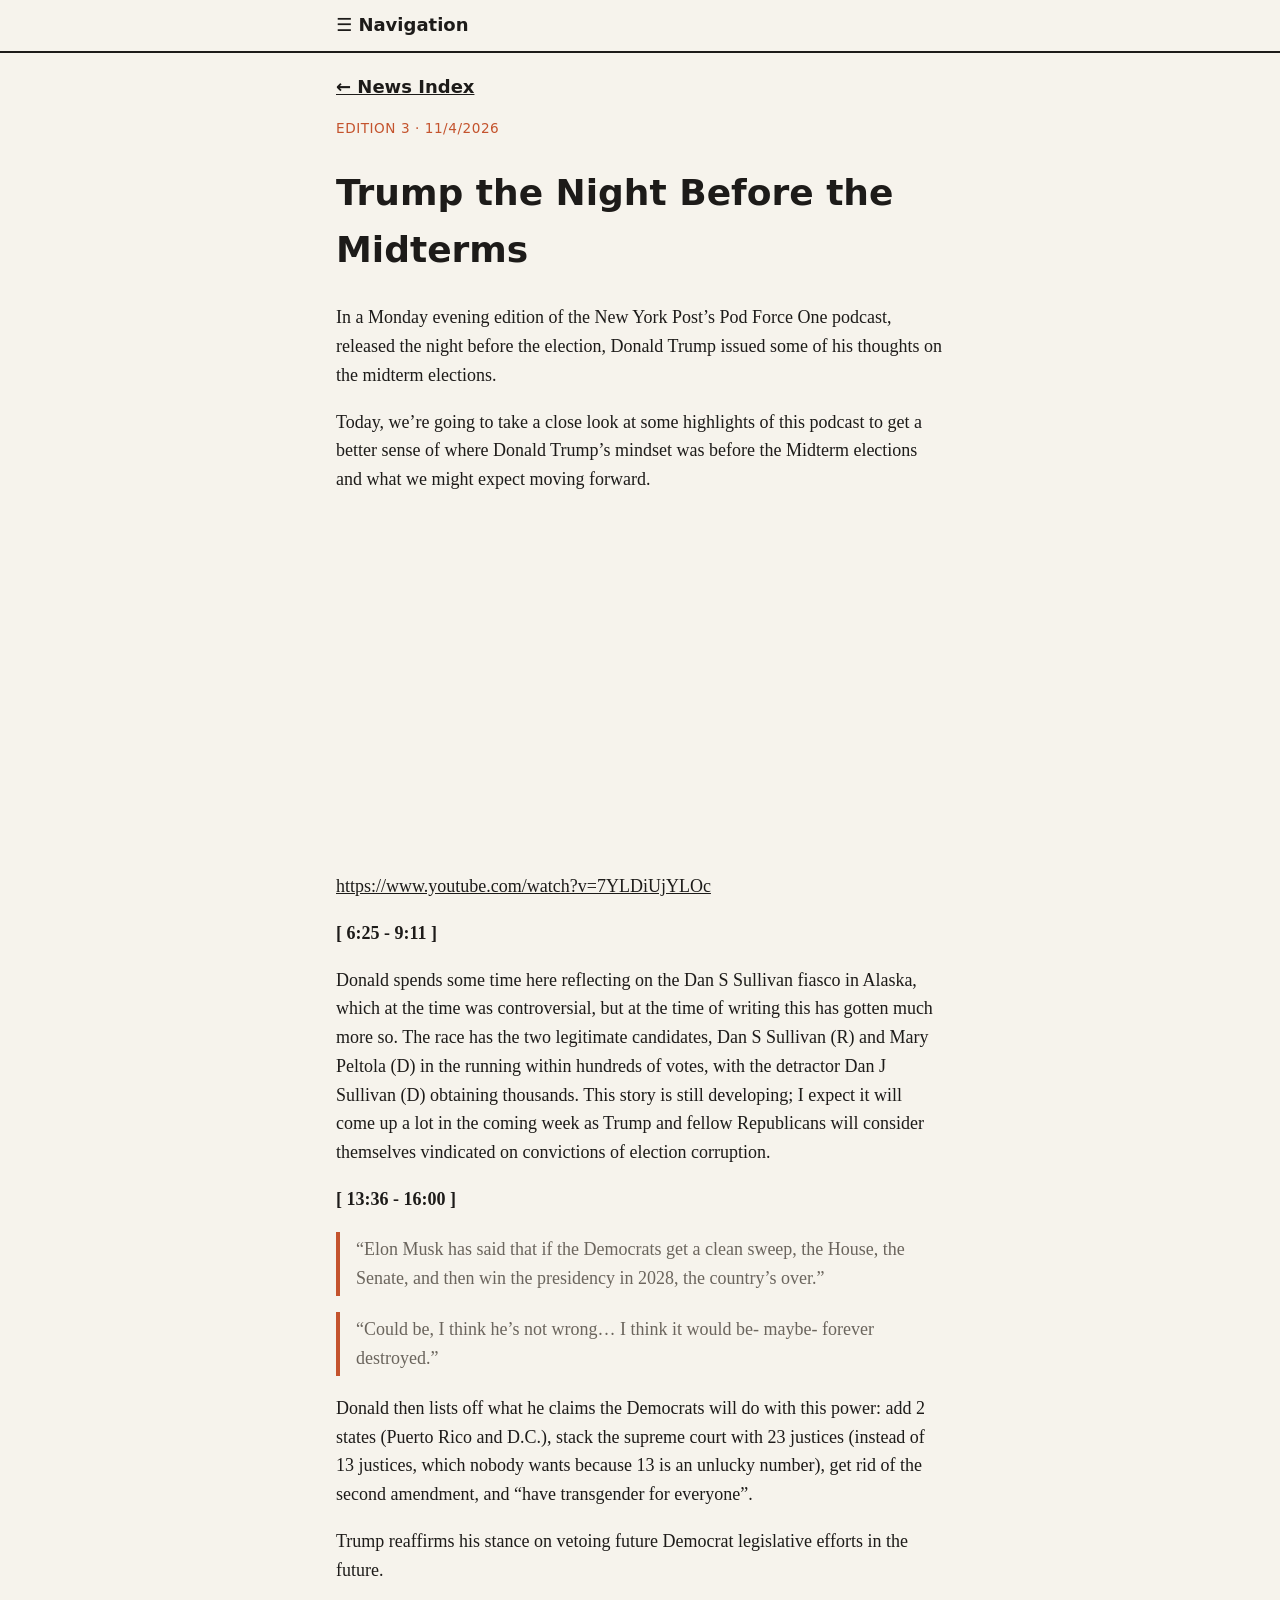
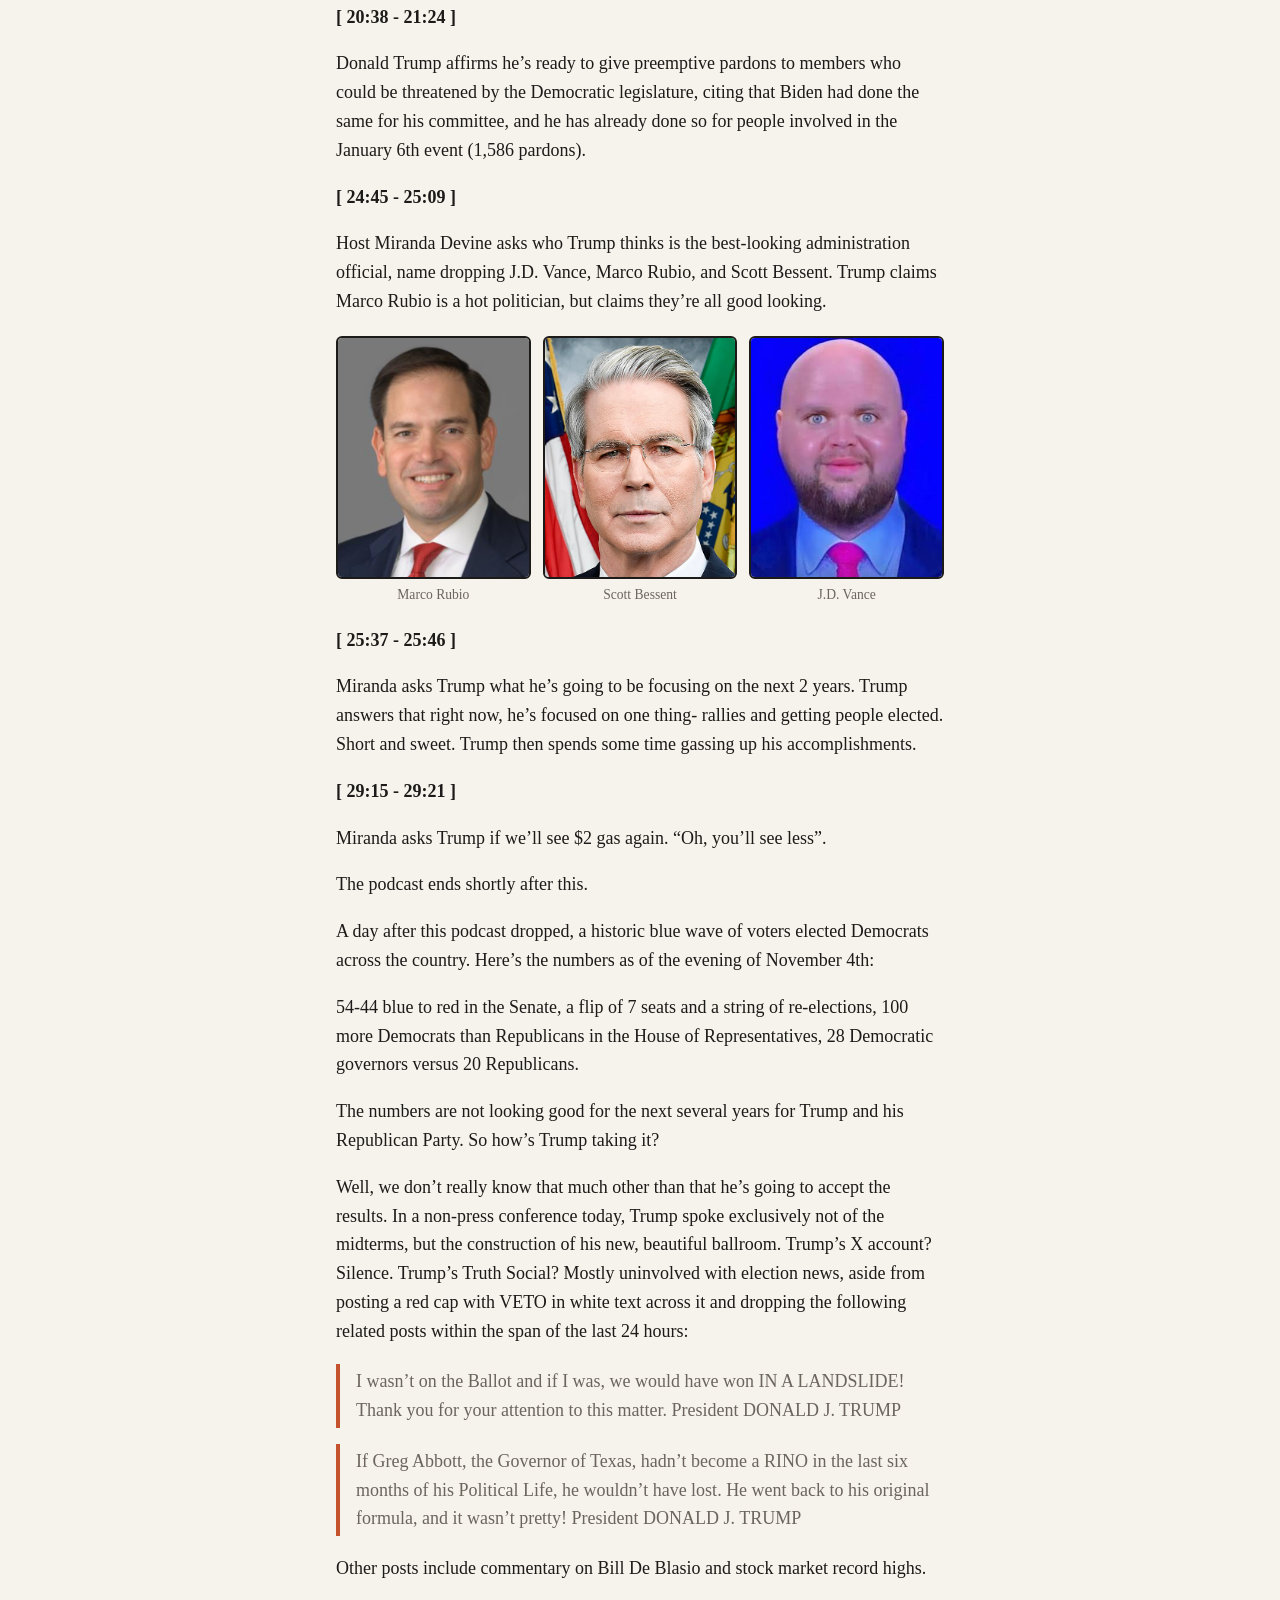
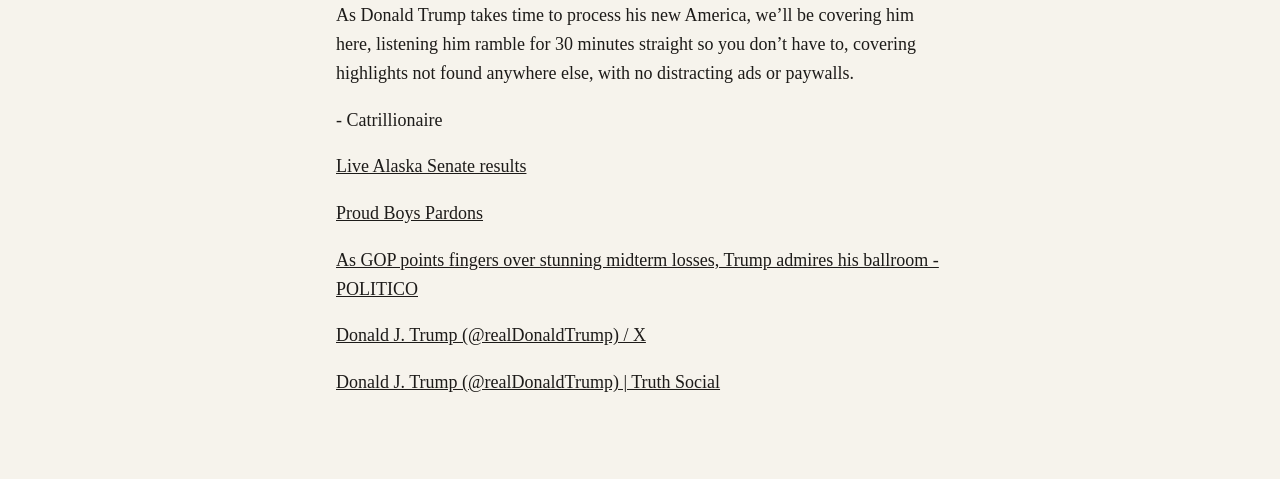
<file: article/article-3.html>
<!DOCTYPE html>
<html lang="en">
<head>
<meta charset="utf-8">
<meta name="viewport" content="width=device-width, initial-scale=1">
<title>Trump the Night Before the Midterms | Catrillionaire Journalism</title>
<link rel="stylesheet" href="../style.css">
<style>
a{overflow-wrap:anywhere}
blockquote{margin:1rem 0;padding:.2rem 0 .2rem 1rem;border-left:4px solid var(--accent);color:var(--muted)}
</style>
</head>
<body>
<header><details><summary>&#9776; Navigation</summary><nav class="menu">
<a href="index.html">Home / Article Index</a>
<a href="collab.html">Collab with Us</a>
<a href="search.html">Search by Keyword</a>
<a href="about.html">About &amp; Contact</a>
</nav></details></header>
<main>
<a class="back" href="../index.html">&larr; News Index</a>
<p class="meta">Edition 3 &middot; 11/4/2026</p>
<h1>Trump the Night Before the Midterms</h1>

<p>In a Monday evening edition of the New York Post’s Pod Force One podcast, released the night before the election, Donald Trump issued some of his thoughts on the midterm elections.</p>

<p>Today, we’re going to take a close look at some highlights of this podcast to get a better sense of where Donald Trump’s mindset was before the Midterm elections and what we might expect moving forward.</p>

<div style="position:relative;padding-top:56.25%;margin:1rem 0">
<iframe style="position:absolute;top:0;left:0;width:100%;height:100%;border:0" src="https://www.youtube.com/embed/7YLDiUjYLOc" title="
Trump's Promise: Economic Boom. Pardons, Mr. Veto, & a 3rd term" loading="lazy" allowfullscreen></iframe>
</div>
  
<p><a href="https://www.youtube.com/watch?v=7YLDiUjYLOc" target="_blank" rel="noopener">https://www.youtube.com/watch?v=7YLDiUjYLOc</a></p>

<p><strong>[ 6:25 - 9:11 ]</strong></p>

<p>Donald spends some time here reflecting on the Dan S Sullivan fiasco in Alaska, which at the time was controversial, but at the time of writing this has gotten much more so. The race has the two legitimate candidates, Dan S Sullivan (R) and Mary Peltola (D) in the running within hundreds of votes, with the detractor Dan J Sullivan (D) obtaining thousands. This story is still developing; I expect it will come up a lot in the coming week as Trump and fellow Republicans will consider themselves vindicated on convictions of election corruption.</p>

<p><strong>[ 13:36 - 16:00 ]</strong></p>

<blockquote>“Elon Musk has said that if the Democrats get a clean sweep, the House, the Senate, and then win the presidency in 2028, the country’s over.”</blockquote>

<blockquote>“Could be, I think he’s not wrong… I think it would be- maybe- forever destroyed.”</blockquote>

<p>Donald then lists off what he claims the Democrats will do with this power: add 2 states (Puerto Rico and D.C.), stack the supreme court with 23 justices (instead of 13 justices, which nobody wants because 13 is an unlucky number), get rid of the second amendment, and “have transgender for everyone”.</p>

<p>Trump reaffirms his stance on vetoing future Democrat legislative efforts in the future.</p>

<p><strong>[ 20:38 - 21:24 ]</strong></p>

<p>Donald Trump affirms he’s ready to give preemptive pardons to members who could be threatened by the Democratic legislature, citing that Biden had done the same for his committee, and he has already done so for people involved in the January 6th event (1,586 pardons).</p>

<p><strong>[ 24:45 - 25:09 ]</strong></p>

<p>Host Miranda Devine asks who Trump thinks is the best-looking administration official, name dropping J.D. Vance, Marco Rubio, and Scott Bessent. Trump claims Marco Rubio is a hot politician, but claims they’re all good looking.</p>

  <div class="pics">
<figure><img src="../images/article3/MarcoRubio.webp" alt="Marco Rubio"><figcaption>Marco Rubio</figcaption></figure>
<figure><img src="../images/article3/ScottBessent.jpg" alt="Scott Bessent"><figcaption>Scott Bessent</figcaption></figure>
<figure><img src="../images/article3/JDVance.jpeg" alt="J.D. Vance"><figcaption>J.D. Vance</figcaption></figure>
</div>

<p><strong>[ 25:37 - 25:46 ]</strong></p>

<p>Miranda asks Trump what he’s going to be focusing on the next 2 years. Trump answers that right now, he’s focused on one thing- rallies and getting people elected. Short and sweet. Trump then spends some time gassing up his accomplishments.</p>

<p><strong>[ 29:15 - 29:21 ]</strong></p>

<p>Miranda asks Trump if we’ll see $2 gas again. “Oh, you’ll see less”.</p>

<p>The podcast ends shortly after this.</p>

<p>A day after this podcast dropped, a historic blue wave of voters elected Democrats across the country. Here’s the numbers as of the evening of November 4th:</p>

<p>54-44 blue to red in the Senate, a flip of 7 seats and a string of re-elections, 100 more Democrats than Republicans in the House of Representatives, 28 Democratic governors versus 20 Republicans.</p>

<p>The numbers are not looking good for the next several years for Trump and his Republican Party. So how’s Trump taking it?</p>

<p>Well, we don’t really know that much other than that he’s going to accept the results. In a non-press conference today, Trump spoke exclusively not of the midterms, but the construction of his new, beautiful ballroom. Trump’s X account? Silence. Trump’s Truth Social? Mostly uninvolved with election news, aside from posting a red cap with VETO in white text across it and dropping the following related posts within the span of the last 24 hours:</p>

<blockquote>I wasn’t on the Ballot and if I was, we would have won IN A LANDSLIDE! Thank you for your attention to this matter. President DONALD J. TRUMP</blockquote>

<blockquote>If Greg Abbott, the Governor of Texas, hadn’t become a RINO in the last six months of his Political Life, he wouldn’t have lost. He went back to his original formula, and it wasn’t pretty! President DONALD J. TRUMP</blockquote>

<p>Other posts include commentary on Bill De Blasio and stock market record highs.</p>

<p>As Donald Trump takes time to process his new America, we’ll be covering him here, listening him ramble for 30 minutes straight so you don’t have to, covering highlights not found anywhere else, with no distracting ads or paywalls.</p>

<p> - Catrillionaire</p>


<a href="https://www.cincinnati.com/story/news/politics/elections/2026/11/04/alaska-senate-results-dan-sullivan-mary-peltola/92608989007/" target="_blank" rel="noopener">Live Alaska Senate results</a></p>
  
<a href="https://www.bbc.com/news/articles/c5y7l47xrpko" target="_blank" rel="noopener">Proud Boys Pardons</a></p>

<p><a href="https://www.politico.com/news/2026/11/04/trump-midterms-white-house-ballroom-01149366" target="_blank" rel="noopener">As GOP points fingers over stunning midterm losses, Trump admires his ballroom - POLITICO</a></p>

<p><a href="https://x.com/realDonaldTrump" target="_blank" rel="noopener">Donald J. Trump (@realDonaldTrump) / X</a></p>

<p><a href="https://truthsocial.com/@realDonaldTrump" target="_blank" rel="noopener">Donald J. Trump (@realDonaldTrump) | Truth Social</a></p>

</main>
</body>
</html>
</file>
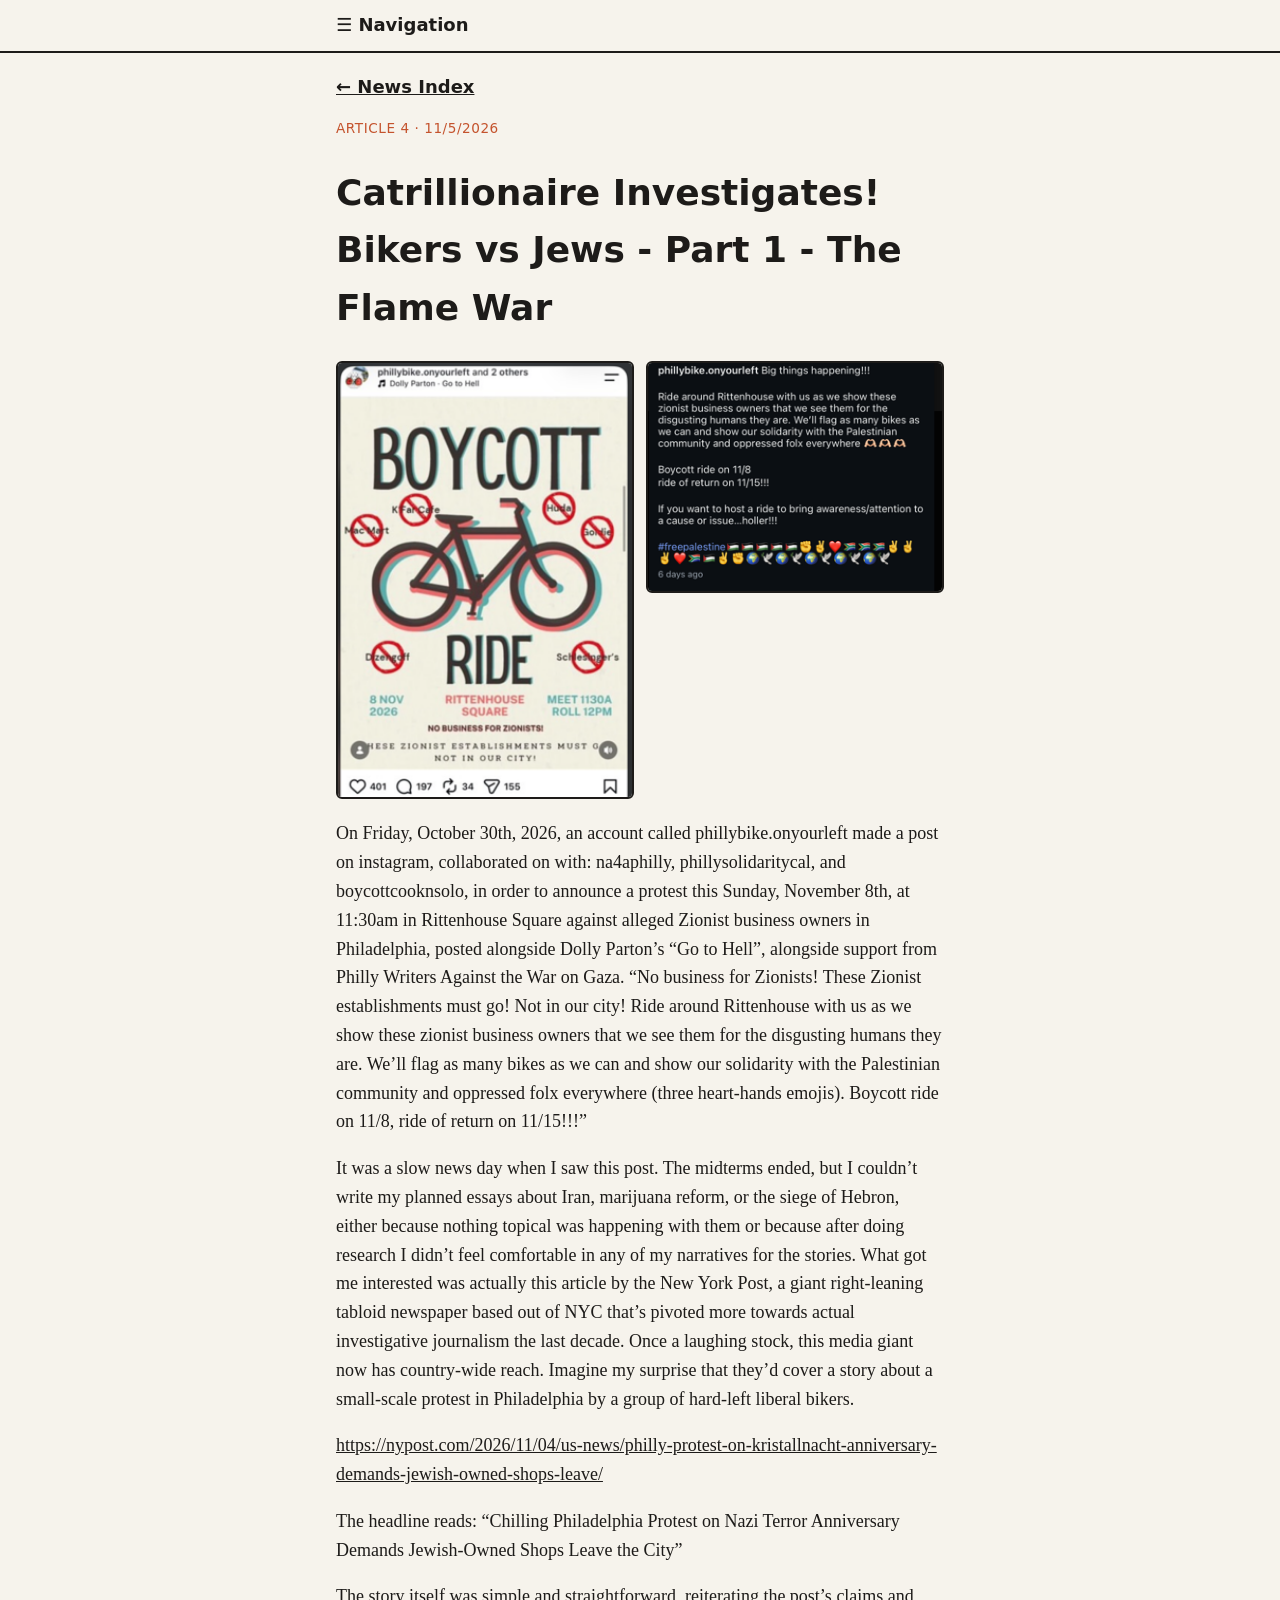
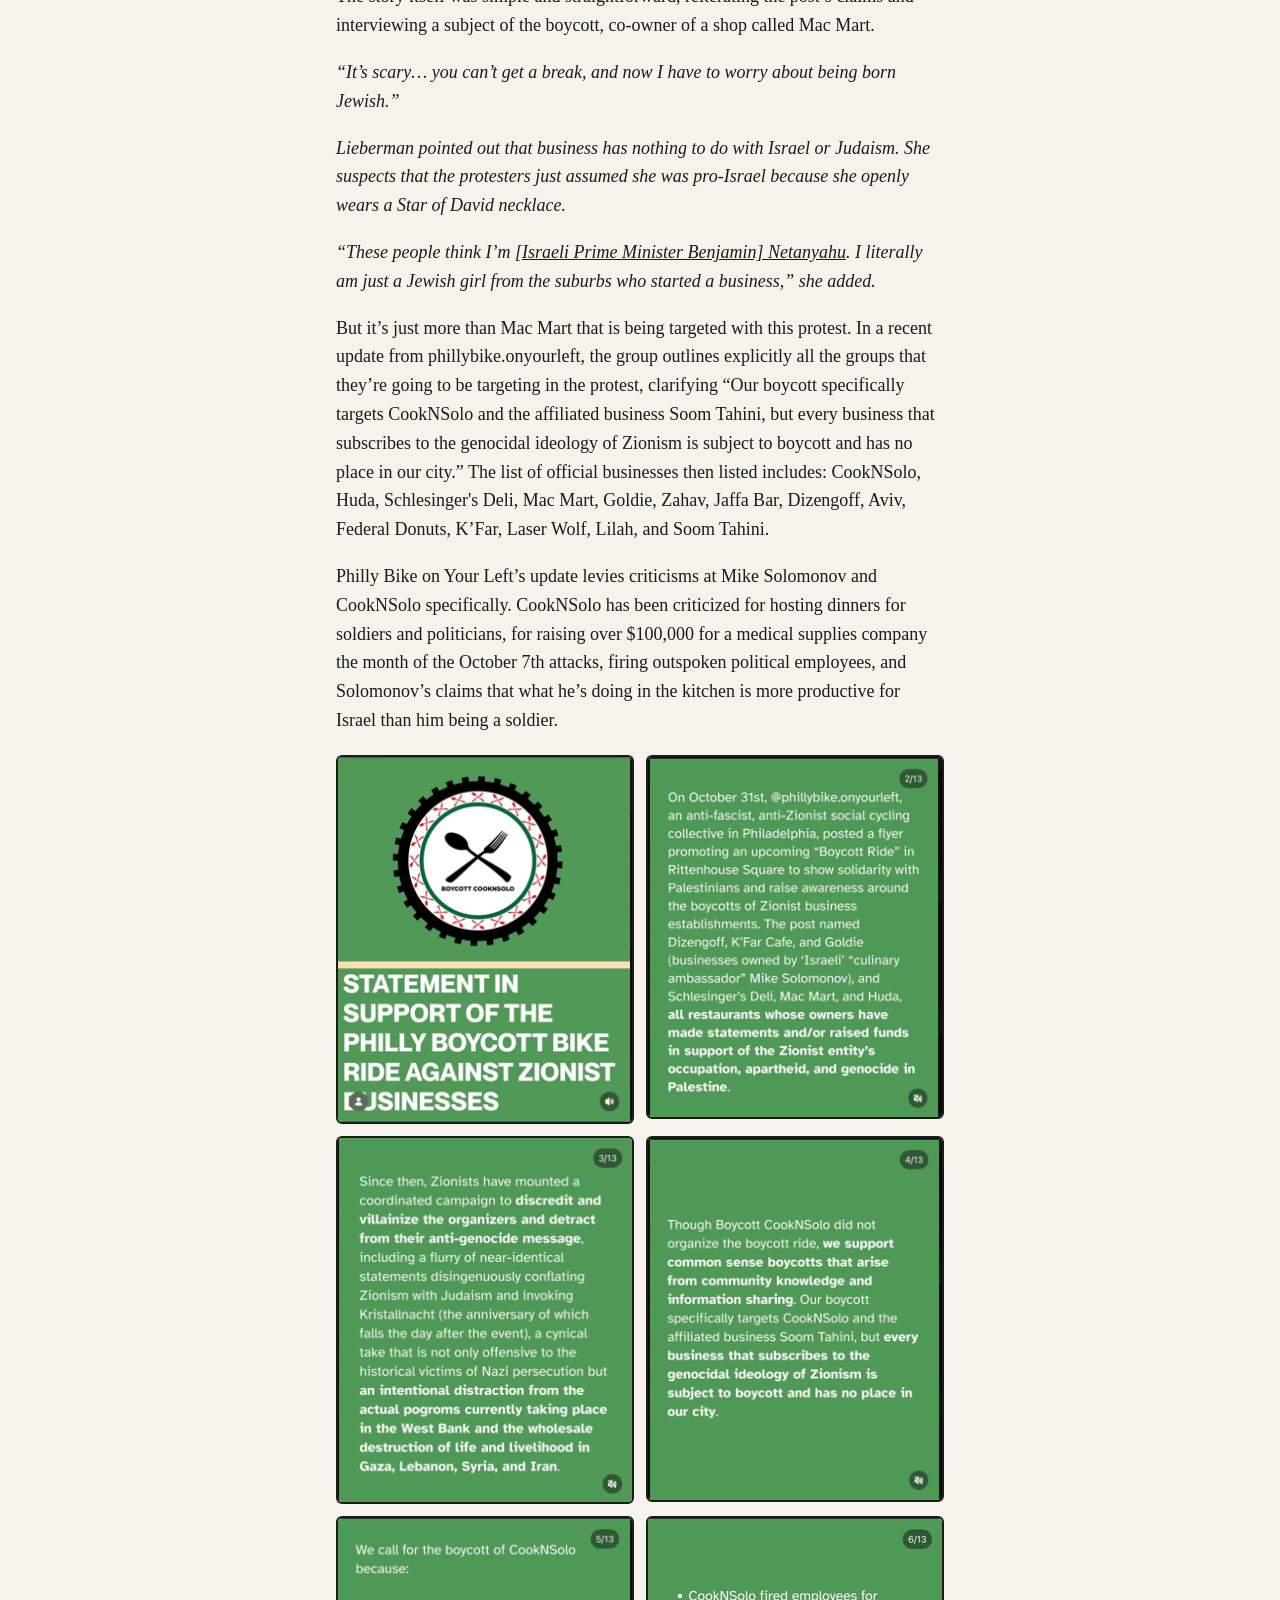
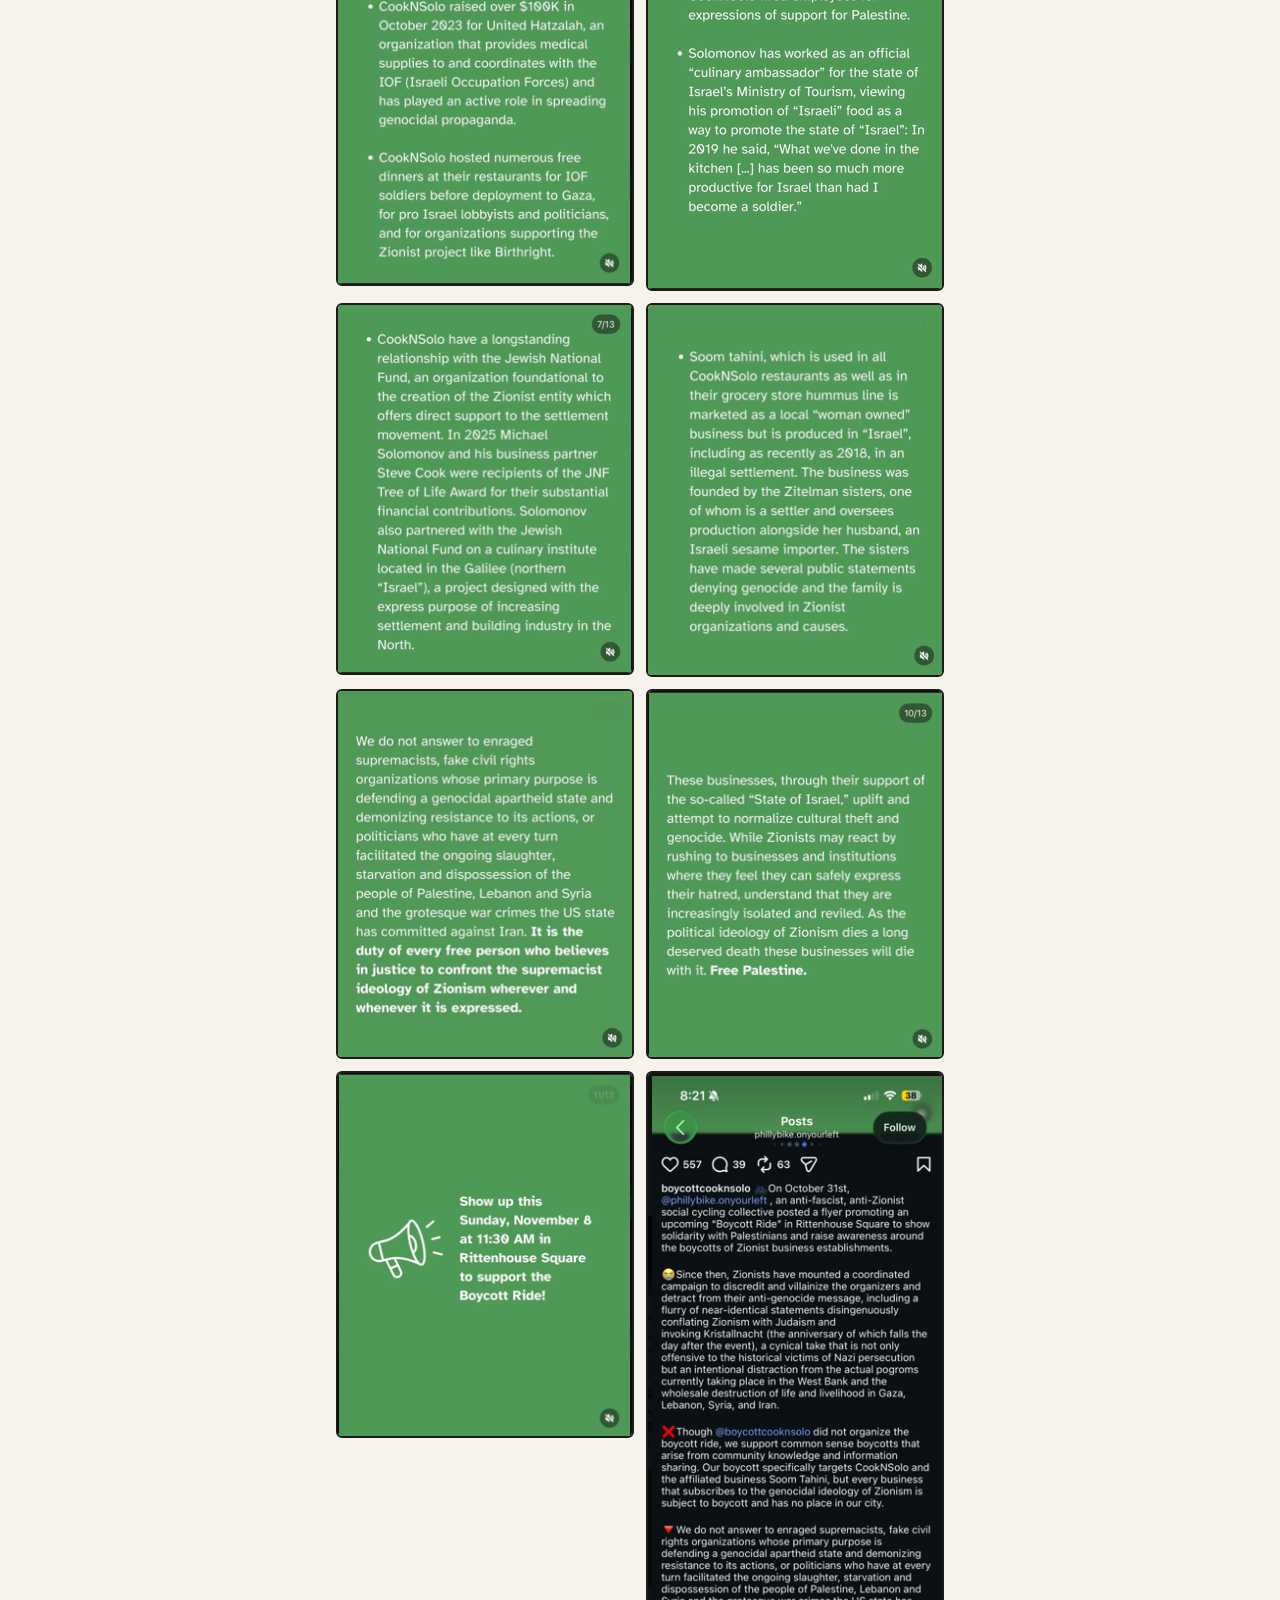
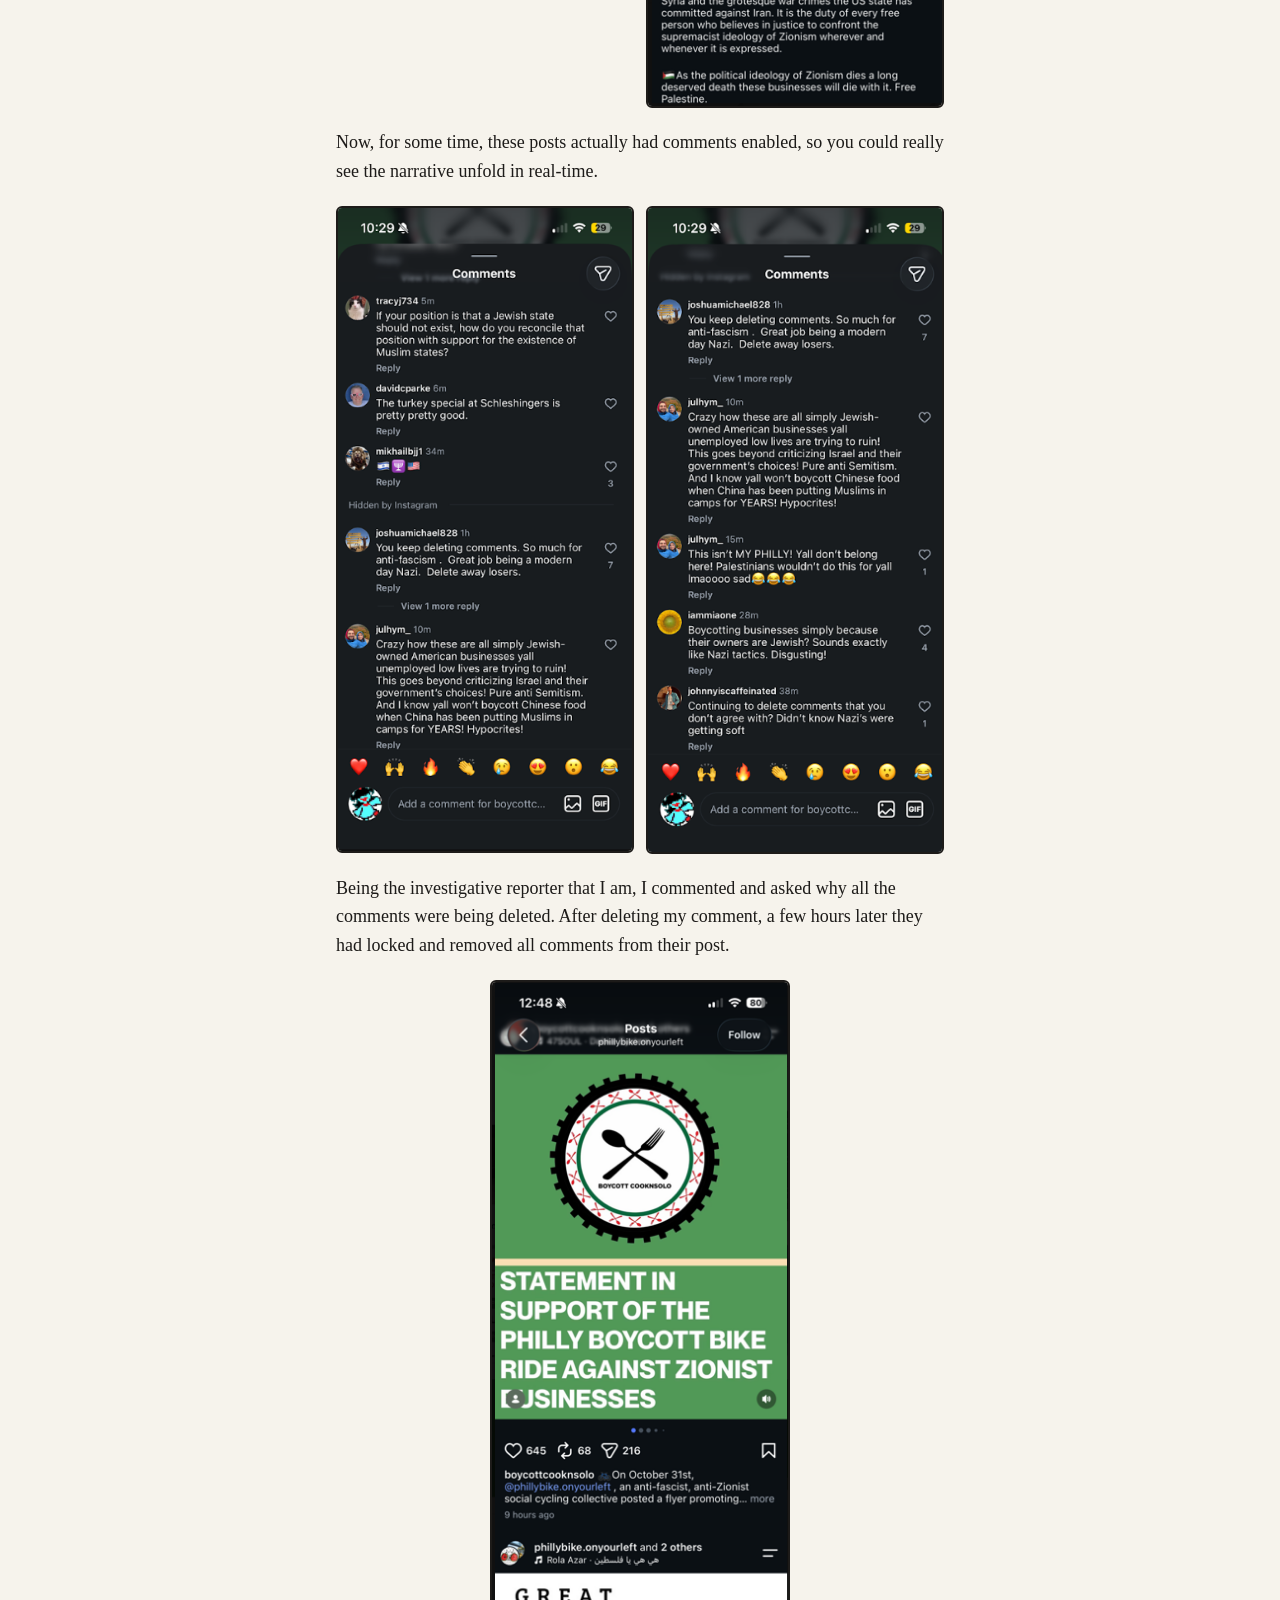
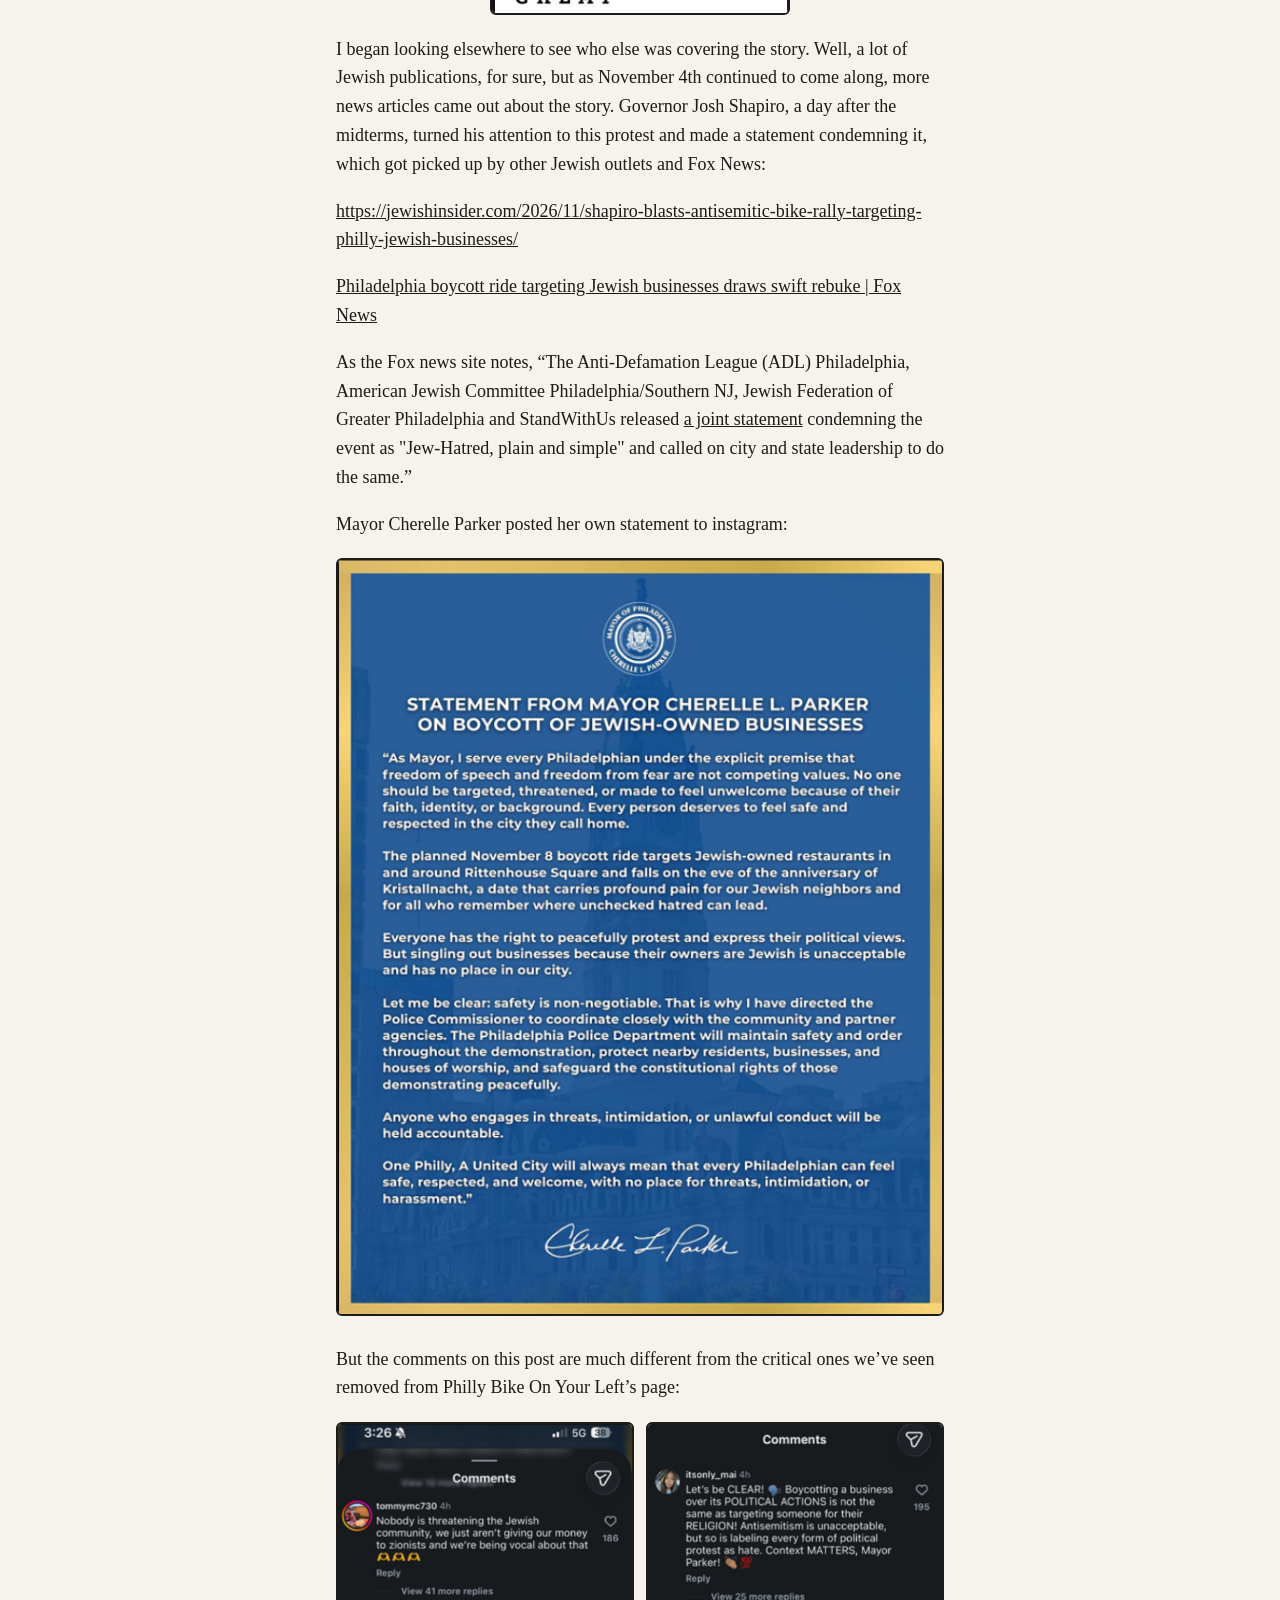
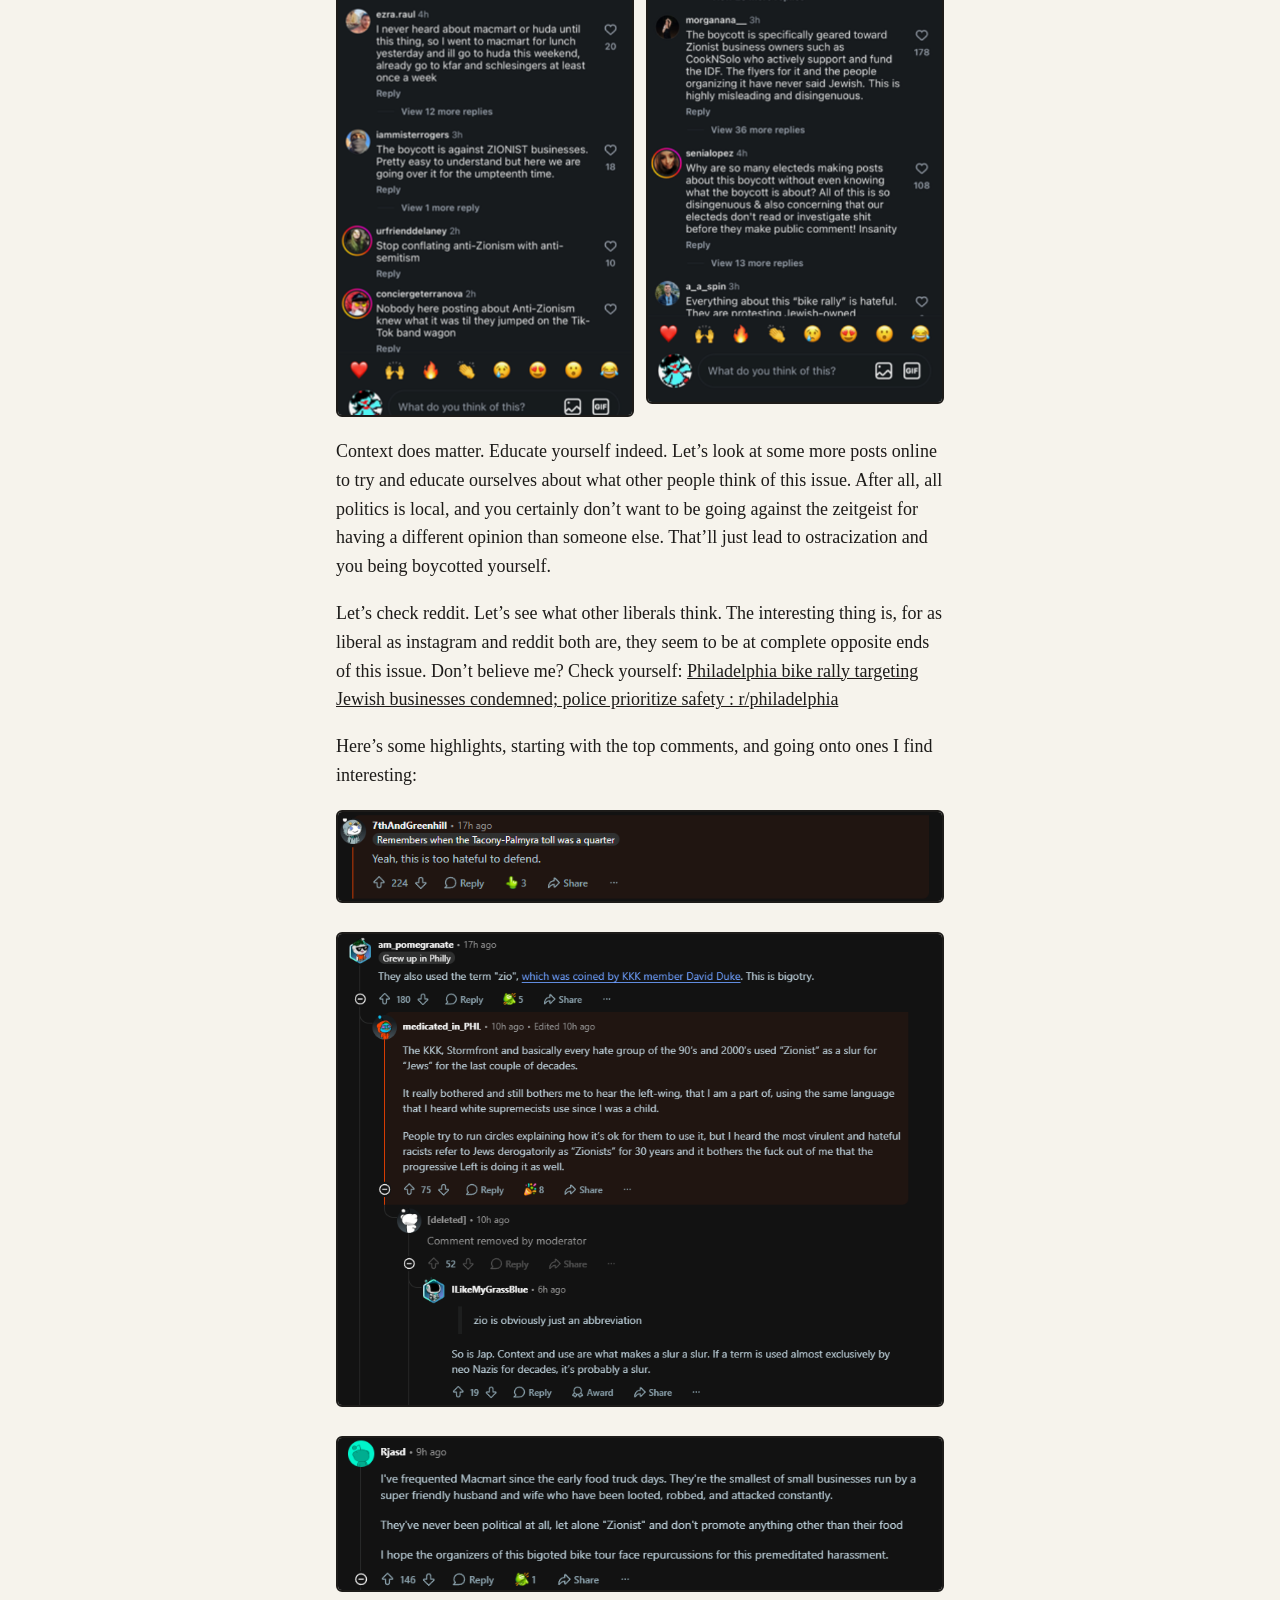
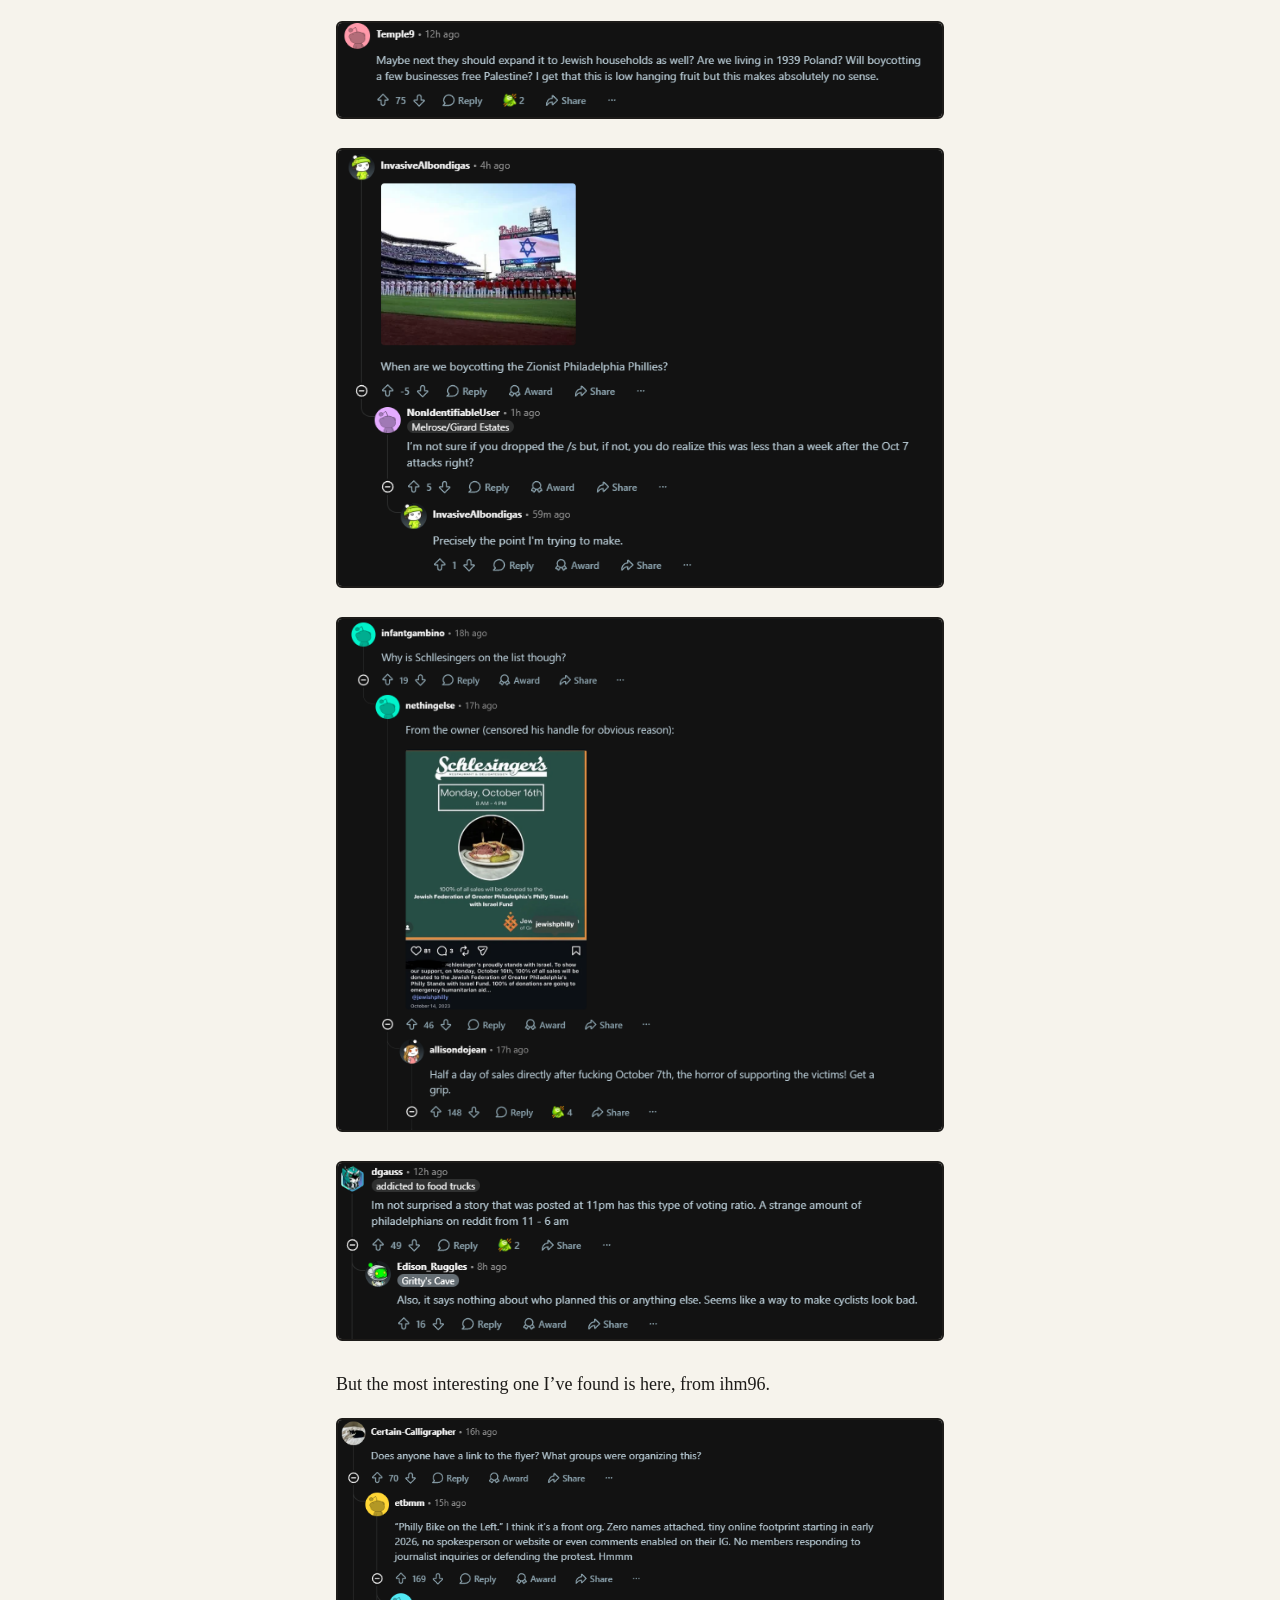
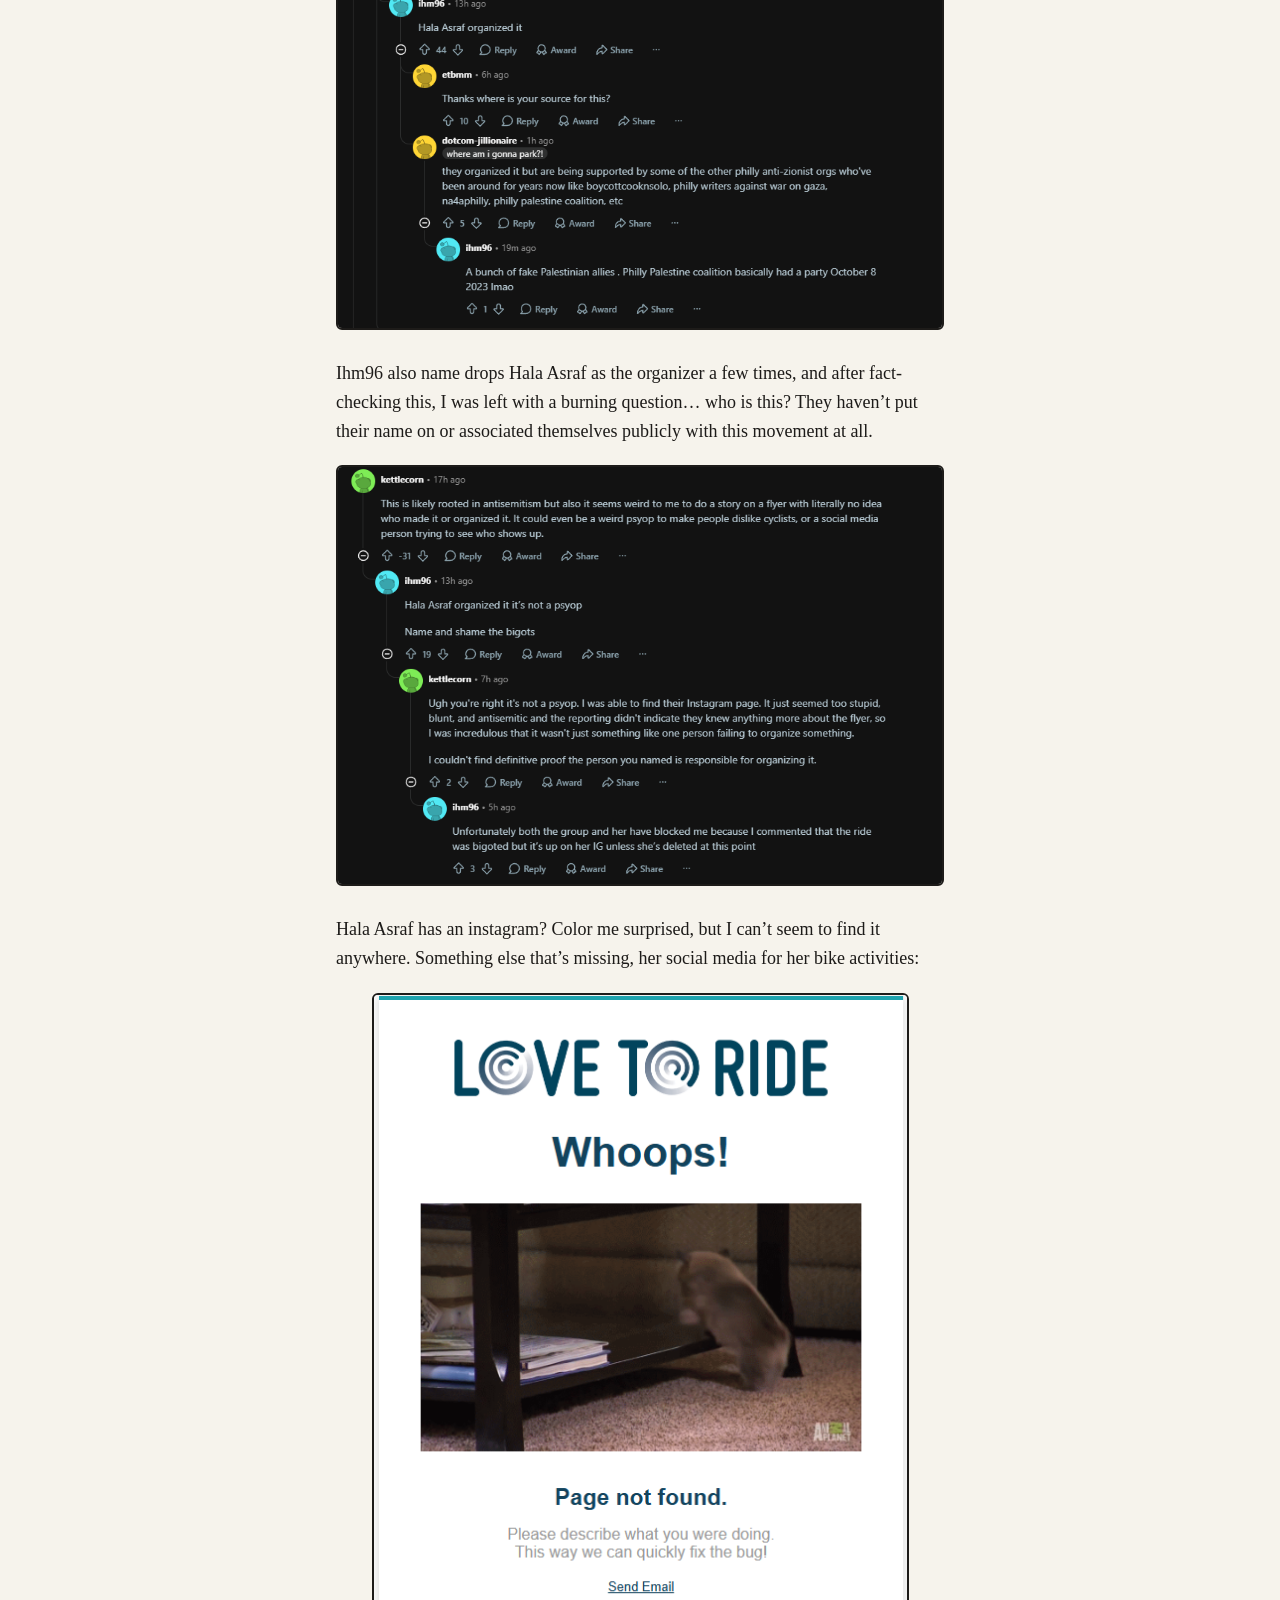
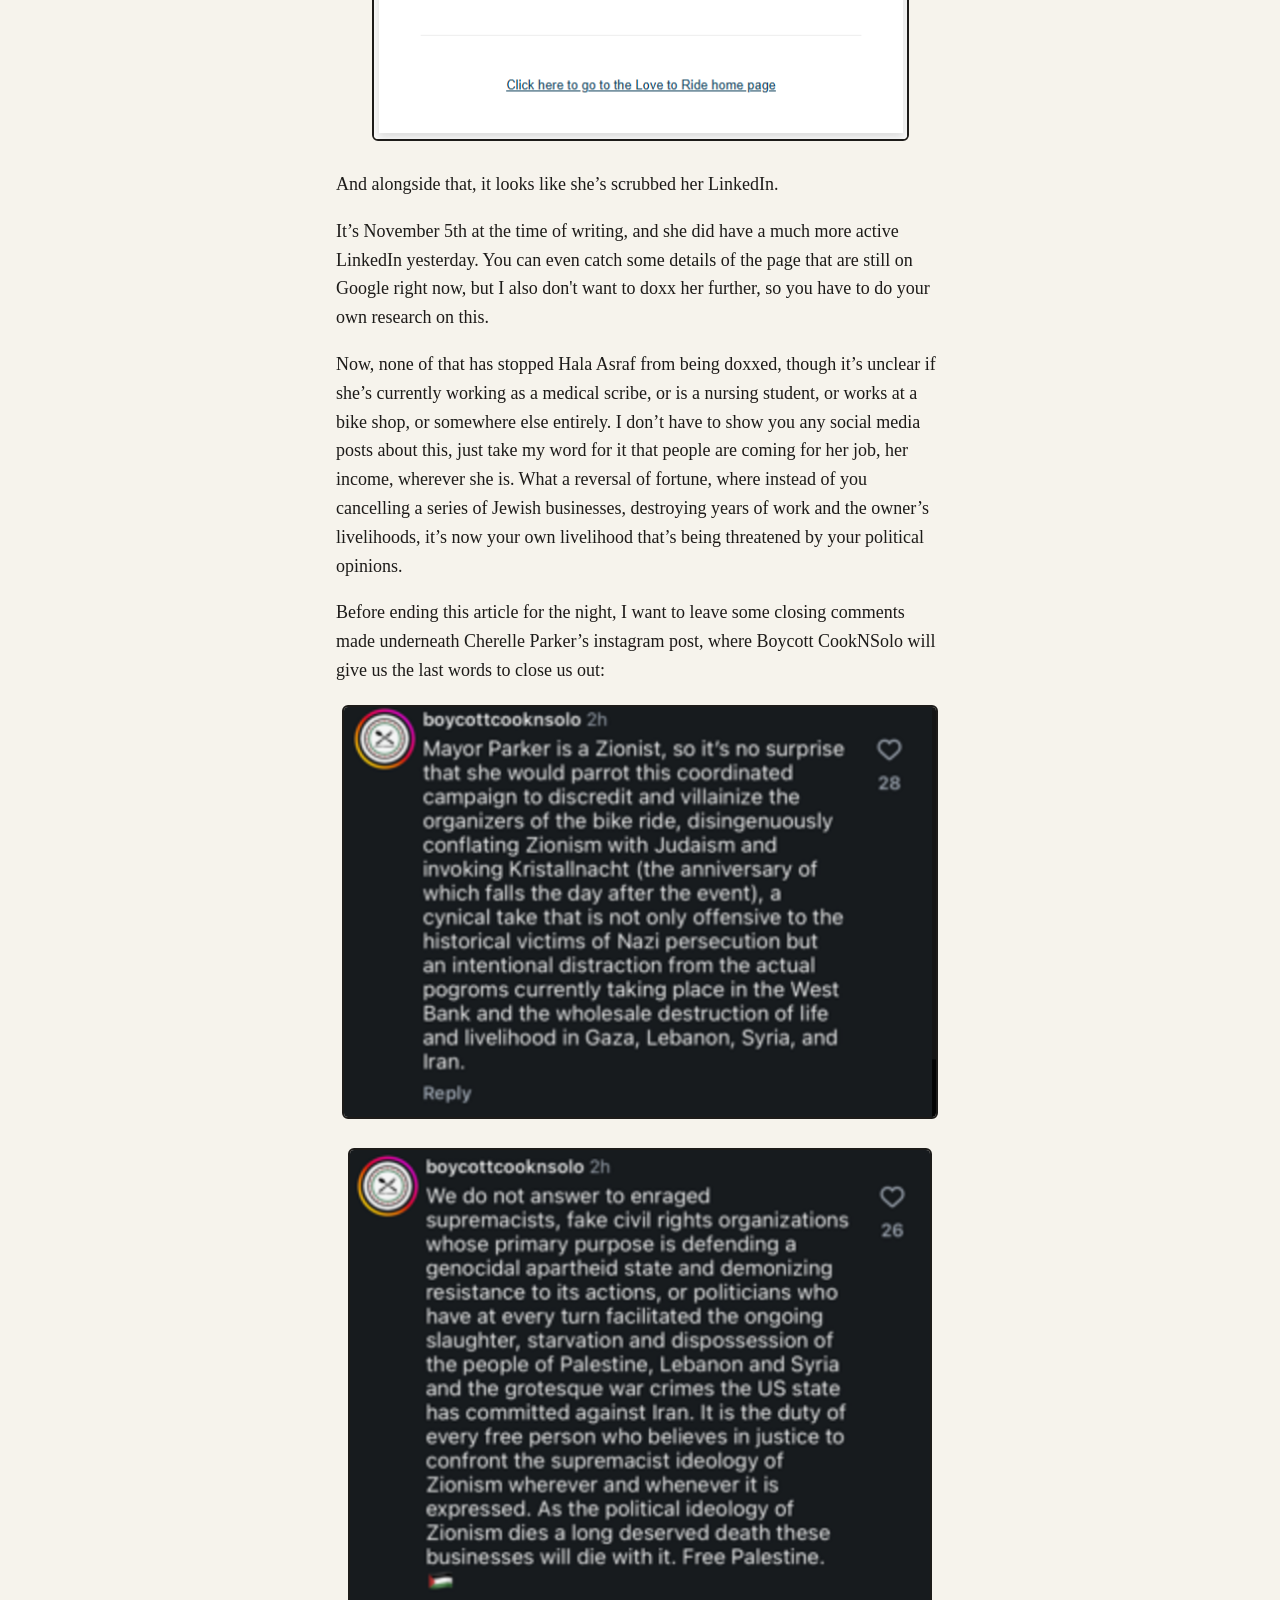
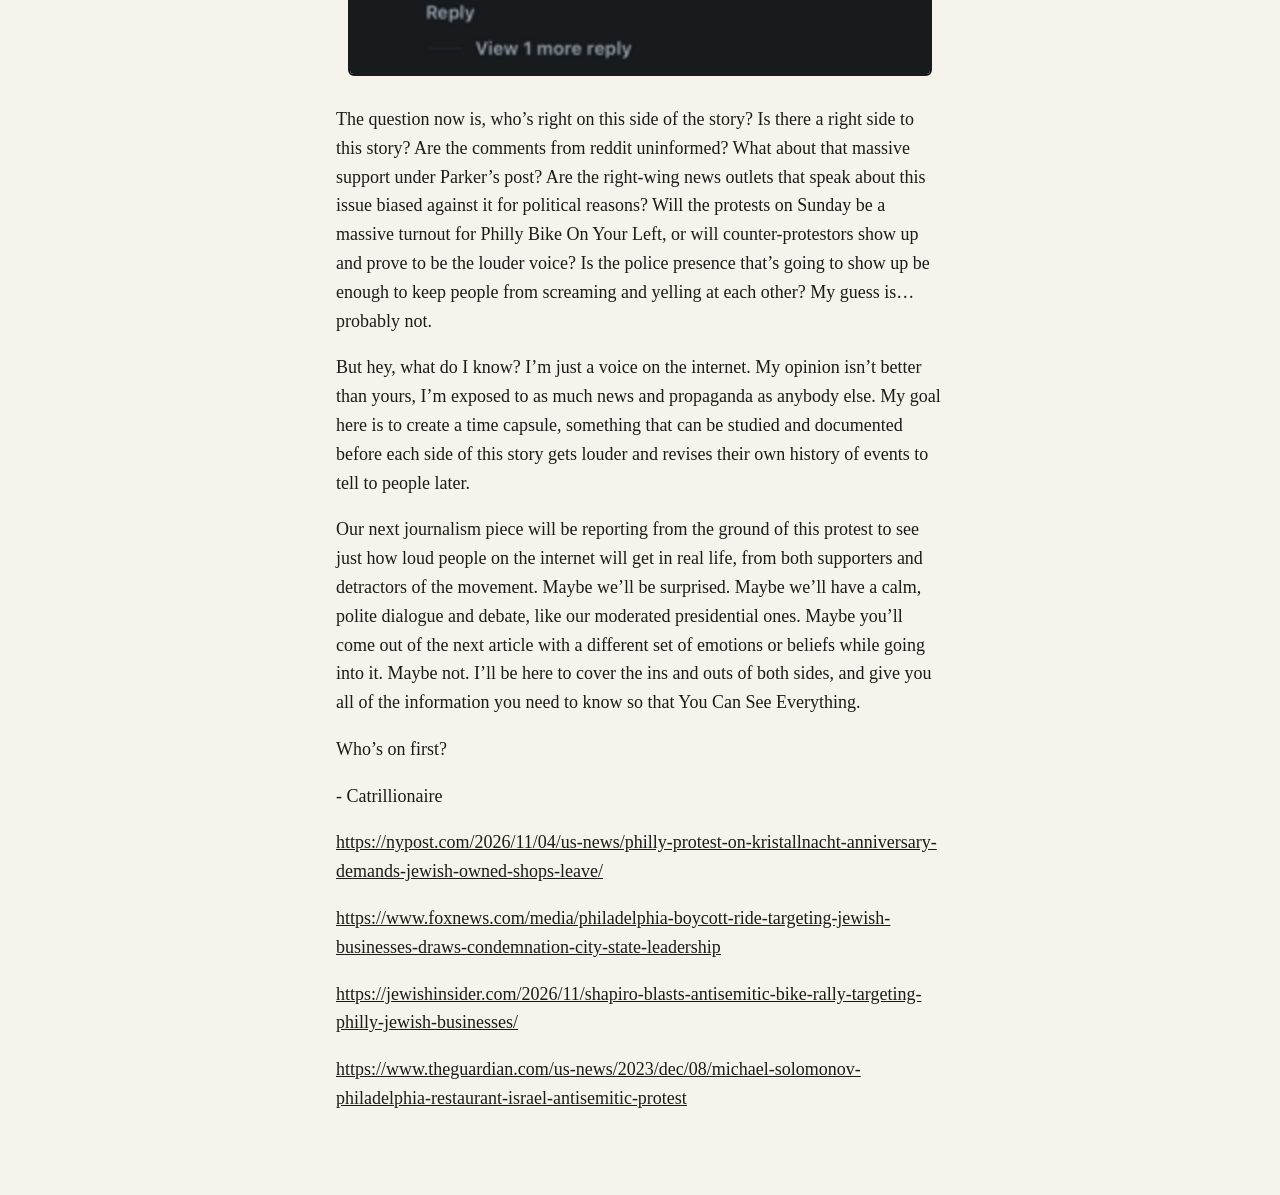
<file: article/article-4.html>
<!DOCTYPE html>
<html lang="en">
<head>
<meta charset="utf-8">
<meta name="viewport" content="width=device-width, initial-scale=1">
<title>Catrillionaire Investigates! Bikers vs Jews - Part 1 - The Flame War | Catrillionaire Journalism</title>
<link rel="stylesheet" href="../style.css">
<style>
a{overflow-wrap:anywhere}
</style>
</head>
<body>
<header><details><summary>&#9776; Navigation</summary><nav class="menu">
<a href="index.html">Home / Article Index</a>
<a href="collab.html">Collab with Us</a>
<a href="search.html">Search by Keyword</a>
<a href="about.html">About &amp; Contact</a>
</nav></details></header>
<main>
<a class="back" href="../index.html">&larr; News Index</a>
<p class="meta">Article 4 &middot; 11/5/2026</p>
<h1>Catrillionaire Investigates! Bikers vs Jews - Part 1 - The Flame War</h1>

<div class="gallery">
<img src="../images/article4/article4img001.png" alt="Instagram post from phillybike.onyourleft: a &quot;Boycott Ride&quot; flyer with a bicycle, for 8 Nov 2026 at Rittenhouse Square" width="278" height="411" loading="lazy">
<img src="../images/article4/article4img002.png" alt="Instagram caption from phillybike.onyourleft announcing the boycott ride on 11/8 and a ride of return on 11/15" width="305" height="237" loading="lazy">
</div>

<p>On Friday, October 30th, 2026, an account called phillybike.onyourleft made a post on instagram, collaborated on with: na4aphilly, phillysolidaritycal, and boycottcooknsolo, in order to announce a protest this Sunday, November 8th, at 11:30am in Rittenhouse Square against alleged Zionist business owners in Philadelphia, posted alongside Dolly Parton’s “Go to Hell”, alongside support from Philly Writers Against the War on Gaza. “No business for Zionists! These Zionist establishments must go! Not in our city! Ride around Rittenhouse with us as we show these zionist business owners that we see them for the disgusting humans they are. We’ll flag as many bikes as we can and show our solidarity with the Palestinian community and oppressed folx everywhere (three heart-hands emojis). Boycott ride on 11/8, ride of return on 11/15!!!”</p>

<p>It was a slow news day when I saw this post. The midterms ended, but I couldn’t write my planned essays about Iran, marijuana reform, or the siege of Hebron, either because nothing topical was happening with them or because after doing research I didn’t feel comfortable in any of my narratives for the stories. What got me interested was actually this article by the New York Post, a giant right-leaning tabloid newspaper based out of NYC that’s pivoted more towards actual investigative journalism the last decade. Once a laughing stock, this media giant now has country-wide reach. Imagine my surprise that they’d cover a story about a small-scale protest in Philadelphia by a group of hard-left liberal bikers.</p>

<p><a href="https://nypost.com/2026/11/04/us-news/philly-protest-on-kristallnacht-anniversary-demands-jewish-owned-shops-leave/" target="_blank" rel="noopener">https://nypost.com/2026/11/04/us-news/philly-protest-on-kristallnacht-anniversary-demands-jewish-owned-shops-leave/</a></p>

<p>The headline reads: “Chilling Philadelphia Protest on Nazi Terror Anniversary Demands Jewish-Owned Shops Leave the City”</p>

<p>The story itself was simple and straightforward, reiterating the post’s claims and interviewing a subject of the boycott, co-owner of a shop called Mac Mart.</p>

<p><em>“It’s scary… you can’t get a break, and now I have to worry about being born Jewish.”</em></p>

<p><em>Lieberman pointed out that business has nothing to do with Israel or Judaism. She suspects that the protesters just assumed she was pro-Israel because she openly wears a Star of David necklace.</em></p>

<p><em>“These people think I’m</em> <em><a href="https://nypost.com/2026/10/30/world-news/netanyahus-right-wing-bloc-wins-israeli-election-but-hes-eight-seats-short-of-majority/" target="_blank" rel="noopener">[Israeli Prime Minister Benjamin] Netanyahu</a></em><em>. I literally am just a Jewish girl from the suburbs who started a business,” she added. </em></p>

<p>But it’s just more than Mac Mart that is being targeted with this protest. In a recent update from phillybike.onyourleft, the group outlines explicitly all the groups that they’re going to be targeting in the protest, clarifying “Our boycott specifically targets CookNSolo and the affiliated business Soom Tahini, but every business that subscribes to the genocidal ideology of Zionism is subject to boycott and has no place in our city.” The list of official businesses then listed includes: CookNSolo, Huda, Schlesinger's Deli, Mac Mart, Goldie, Zahav, Jaffa Bar, Dizengoff, Aviv, Federal Donuts, K’Far, Laser Wolf, Lilah, and Soom Tahini.</p>

<p>Philly Bike on Your Left’s update levies criticisms at Mike Solomonov and CookNSolo specifically. CookNSolo has been criticized for hosting dinners for soldiers and politicians, for raising over $100,000 for a medical supplies company the month of the October 7th attacks, firing outspoken political employees, and Solomonov’s claims that what he’s doing in the kitchen is more productive for Israel than him being a soldier.</p>

<div class="gallery">
<img src="../images/article4/article4img003.png" alt="Cover slide of the Boycott CookNSolo statement in support of the Philly boycott bike ride" width="298" height="370" loading="lazy">
<img src="../images/article4/article4img004.png" alt="Slide 2 of the Boycott CookNSolo statement" width="302" height="370" loading="lazy">
<img src="../images/article4/article4img005.png" alt="Slide 3 of the Boycott CookNSolo statement" width="296" height="367" loading="lazy">
<img src="../images/article4/article4img006.png" alt="Slide 4 of the Boycott CookNSolo statement" width="301" height="371" loading="lazy">
<img src="../images/article4/article4img007.png" alt="Slide 5 of the Boycott CookNSolo statement, listing criticisms of CookNSolo" width="298" height="371" loading="lazy">
<img src="../images/article4/article4img008.png" alt="Slide 6 of the Boycott CookNSolo statement" width="294" height="371" loading="lazy">
<img src="../images/article4/article4img009.png" alt="Slide 7 of the Boycott CookNSolo statement" width="295" height="369" loading="lazy">
<img src="../images/article4/article4img010.png" alt="Slide 8 of the Boycott CookNSolo statement, about Soom Tahini" width="293" height="368" loading="lazy">
<img src="../images/article4/article4img011.png" alt="Slide 9 of the Boycott CookNSolo statement" width="295" height="368" loading="lazy">
<img src="../images/article4/article4img012.png" alt="Slide 10 of the Boycott CookNSolo statement" width="296" height="369" loading="lazy">
<img src="../images/article4/article4img013.png" alt="Final slide: show up Sunday, November 8 at 11:30 AM in Rittenhouse Square" width="299" height="369" loading="lazy">
<img src="../images/article4/article4img014.png" alt="Phone screenshot of the boycottcooknsolo Instagram post caption" width="300" height="646" loading="lazy">
</div>

<p>Now, for some time, these posts actually had comments enabled, so you could really see the narrative unfold in real-time.</p>

<div class="gallery">
<img src="../images/article4/article4img015.png" alt="Phone screenshot of Instagram comments on the boycott post, including replies about deleted comments" width="357" height="781" loading="lazy">
<img src="../images/article4/article4img016.png" alt="Phone screenshot of more Instagram comments on the boycott post" width="354" height="775" loading="lazy">
</div>

<p>Being the investigative reporter that I am, I commented and asked why all the comments were being deleted. After deleting my comment, a few hours later they had locked and removed all comments from their post.</p>

<div class="gallery">
<img src="../images/article4/article4img017.png" alt="Phone screenshot of the boycottcooknsolo post with the statement cover slide and 645 likes" width="300" height="639" loading="lazy">
</div>

<p>I began looking elsewhere to see who else was covering the story. Well, a lot of Jewish publications, for sure, but as November 4th continued to come along, more news articles came out about the story. Governor Josh Shapiro, a day after the midterms, turned his attention to this protest and made a statement condemning it, which got picked up by other Jewish outlets and Fox News:</p>

<p><a href="https://jewishinsider.com/2026/11/shapiro-blasts-antisemitic-bike-rally-targeting-philly-jewish-businesses/" target="_blank" rel="noopener">https://jewishinsider.com/2026/11/shapiro-blasts-antisemitic-bike-rally-targeting-philly-jewish-businesses/</a></p>

<p><a href="https://www.foxnews.com/media/philadelphia-boycott-ride-targeting-jewish-businesses-draws-condemnation-city-state-leadership" target="_blank" rel="noopener">Philadelphia boycott ride targeting Jewish businesses draws swift rebuke | Fox News</a></p>

<p>As the Fox news site notes, “The Anti-Defamation League (ADL) Philadelphia, American Jewish Committee Philadelphia/Southern NJ, Jewish Federation of Greater Philadelphia and StandWithUs released <a href="https://jewishphilly.org/jewish-community-calls-for-unity-against-boycott-effort/" target="_blank" rel="noopener">a joint statement</a> condemning the event as "Jew-Hatred, plain and simple" and called on city and state leadership to do the same.”</p>

<p>Mayor Cherelle Parker posted her own statement to instagram:</p>

<p class="fig"><a href="../images/article4/article4img018.png" target="_blank"><img src="../images/article4/article4img018.png" alt="Statement from Mayor Cherelle L. Parker on the boycott of Jewish-owned businesses" width="635" height="792" loading="lazy"></a></p>

<p>But the comments on this post are much different from the critical ones we’ve seen removed from Philly Bike On Your Left’s page:</p>

<div class="gallery">
<img src="../images/article4/article4img019.png" alt="Phone screenshot of Instagram comments under Mayor Parker’s statement" width="416" height="836" loading="lazy">
<img src="../images/article4/article4img020.png" alt="Phone screenshot of more Instagram comments under Mayor Parker’s statement" width="421" height="828" loading="lazy">
</div>

<p>Context does matter. Educate yourself indeed. Let’s look at some more posts online to try and educate ourselves about what other people think of this issue. After all, all politics is local, and you certainly don’t want to be going against the zeitgeist for having a different opinion than someone else. That’ll just lead to ostracization and you being boycotted yourself.</p>

<p>Let’s check reddit. Let’s see what other liberals think. The interesting thing is, for as liberal as instagram and reddit both are, they seem to be at complete opposite ends of this issue. Don’t believe me? Check yourself: <a href="https://www.reddit.com/r/philadelphia/comments/1xo99e8/philadelphia_bike_rally_targeting_jewish/" target="_blank" rel="noopener">Philadelphia bike rally targeting Jewish businesses condemned; police prioritize safety : r/philadelphia</a></p>

<p>Here’s some highlights, starting with the top comments, and going onto ones I find interesting:</p>

<p class="fig"><a href="../images/article4/article4img021.png" target="_blank"><img src="../images/article4/article4img021.png" alt="Reddit comment reading &quot;Yeah, this is too hateful to defend.&quot;" width="751" height="111" loading="lazy"></a></p>

<p class="fig"><a href="../images/article4/article4img022.png" target="_blank"><img src="../images/article4/article4img022.png" alt="Reddit thread debating whether the term &quot;zio&quot; is a slur" width="789" height="616" loading="lazy"></a></p>

<p class="fig"><a href="../images/article4/article4img023.png" target="_blank"><img src="../images/article4/article4img023.png" alt="Reddit comment from a regular customer of Macmart" width="732" height="184" loading="lazy"></a></p>

<p class="fig"><a href="../images/article4/article4img024.png" target="_blank"><img src="../images/article4/article4img024.png" alt="Reddit comment comparing the boycott to 1939 Poland" width="752" height="117" loading="lazy"></a></p>

<p class="fig"><a href="../images/article4/article4img025.png" target="_blank"><img src="../images/article4/article4img025.png" alt="Reddit thread asking when the Philadelphia Phillies will be boycotted" width="742" height="536" loading="lazy"></a></p>

<p class="fig"><a href="../images/article4/article4img026.png" target="_blank"><img src="../images/article4/article4img026.png" alt="Reddit thread asking why Schlesinger’s is on the boycott list" width="1400" height="1186" loading="lazy"></a></p>

<p class="fig"><a href="../images/article4/article4img027.png" target="_blank"><img src="../images/article4/article4img027.png" alt="Reddit comments about the post’s timing and the lack of named organizers" width="753" height="219" loading="lazy"></a></p>

<p>But the most interesting one I’ve found is here, from ihm96.</p>

<p class="fig"><a href="../images/article4/article4img028.png" target="_blank"><img src="../images/article4/article4img028.png" alt="Reddit thread asking about the flyer and who is organizing, with a reply naming an organizer" width="816" height="686" loading="lazy"></a></p>

<p>Ihm96 also name drops Hala Asraf as the organizer a few times, and after fact-checking this, I was left with a burning question… who is this? They haven’t put their name on or associated themselves publicly with this movement at all.</p>

<p class="fig"><a href="../images/article4/article4img029.png" target="_blank"><img src="../images/article4/article4img029.png" alt="Reddit thread in which a commenter says they could not find proof of who organized the flyer" width="811" height="560" loading="lazy"></a></p>

<p>Hala Asraf has an instagram? Color me surprised, but I can’t seem to find it anywhere. Something else that’s missing, her social media for her bike activities:</p>

<!-- article4img030 left out on purpose: it shows a private individual's face, employer or education -->

<p class="fig"><a href="../images/article4/article4img031.png" target="_blank"><img src="../images/article4/article4img031.png" alt="A &quot;Whoops! Page not found&quot; error page from the Love to Ride website" width="537" height="750" loading="lazy"></a></p>

<p>And alongside that, it looks like she’s scrubbed her LinkedIn.</p>

<!-- article4img032 left out on purpose: it shows a private individual's face, employer or education -->

<p>It’s November 5th at the time of writing, and she did have a much more active LinkedIn yesterday. You can even catch some details of the page that are still on Google right now, but I also don't want to doxx her further, so you have to do your own research on this.</p>

<!-- article4img033 left out on purpose: it shows a private individual's face, employer or education -->

<p>Now, none of that has stopped Hala Asraf from being doxxed, though it’s unclear if she’s currently working as a medical scribe, or is a nursing student, or works at a bike shop, or somewhere else entirely. I don’t have to show you any social media posts about this, just take my word for it that people are coming for her job, her income, wherever she is. What a reversal of fortune, where instead of you cancelling a series of Jewish businesses, destroying years of work and the owner’s livelihoods, it’s now your own livelihood that’s being threatened by your political opinions.</p>

<!-- article4img034 left out on purpose: it shows a private individual's face, employer or education -->

<p>Before ending this article for the night, I want to leave some closing comments made underneath Cherelle Parker’s instagram post, where Boycott CookNSolo will give us the last words to close us out:</p>

<p class="fig"><a href="../images/article4/article4img035.png" target="_blank"><img src="../images/article4/article4img035.png" alt="Instagram comment from boycottcooknsolo replying about Mayor Parker" width="596" height="413" loading="lazy"></a></p>

<p class="fig"><a href="../images/article4/article4img036.png" target="_blank"><img src="../images/article4/article4img036.png" alt="Instagram comment from boycottcooknsolo beginning &quot;We do not answer to enraged supremacists&quot;" width="584" height="528" loading="lazy"></a></p>

<p>The question now is, who’s right on this side of the story? Is there a right side to this story? Are the comments from reddit uninformed? What about that massive support under Parker’s post? Are the right-wing news outlets that speak about this issue biased against it for political reasons? Will the protests on Sunday be a massive turnout for Philly Bike On Your Left, or will counter-protestors show up and prove to be the louder voice? Is the police presence that’s going to show up be enough to keep people from screaming and yelling at each other? My guess is… probably not.</p>

<p>But hey, what do I know? I’m just a voice on the internet. My opinion isn’t better than yours, I’m exposed to as much news and propaganda as anybody else. My goal here is to create a time capsule, something that can be studied and documented before each side of this story gets louder and revises their own history of events to tell to people later.</p>

<p>Our next journalism piece will be reporting from the ground of this protest to see just how loud people on the internet will get in real life, from both supporters and detractors of the movement. Maybe we’ll be surprised. Maybe we’ll have a calm, polite dialogue and debate, like our moderated presidential ones. Maybe you’ll come out of the next article with a different set of emotions or beliefs while going into it. Maybe not. I’ll be here to cover the ins and outs of both sides, and give you all of the information you need to know so that You Can See Everything.</p>

<p>Who’s on first?</p>

<p> - Catrillionaire</p>

<p><a href="https://nypost.com/2026/11/04/us-news/philly-protest-on-kristallnacht-anniversary-demands-jewish-owned-shops-leave/" target="_blank" rel="noopener">https://nypost.com/2026/11/04/us-news/philly-protest-on-kristallnacht-anniversary-demands-jewish-owned-shops-leave/</a></p>

<p><a href="https://www.foxnews.com/media/philadelphia-boycott-ride-targeting-jewish-businesses-draws-condemnation-city-state-leadership" target="_blank" rel="noopener">https://www.foxnews.com/media/philadelphia-boycott-ride-targeting-jewish-businesses-draws-condemnation-city-state-leadership</a></p>

<p><a href="https://jewishinsider.com/2026/11/shapiro-blasts-antisemitic-bike-rally-targeting-philly-jewish-businesses/" target="_blank" rel="noopener">https://jewishinsider.com/2026/11/shapiro-blasts-antisemitic-bike-rally-targeting-philly-jewish-businesses/</a></p>

<p><a href="https://www.theguardian.com/us-news/2023/dec/08/michael-solomonov-philadelphia-restaurant-israel-antisemitic-protest" target="_blank" rel="noopener">https://www.theguardian.com/us-news/2023/dec/08/michael-solomonov-philadelphia-restaurant-israel-antisemitic-protest</a></p>

</main>
</body>
</html>
</file>
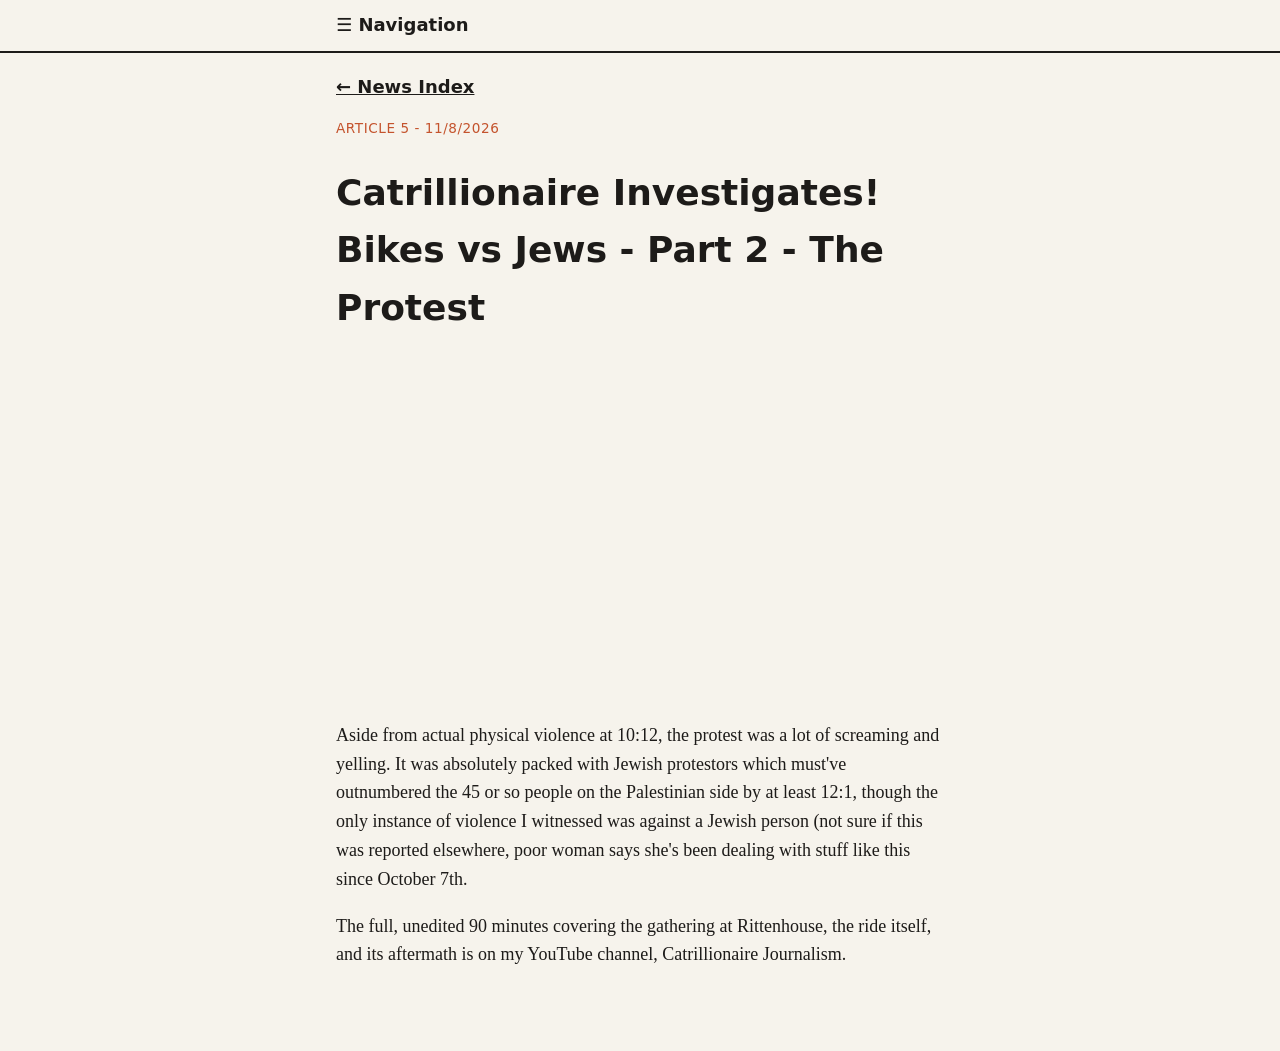
<file: article/article-5.html>
<!DOCTYPE html>
<html lang="en">
<head>
<meta charset="utf-8">
<meta name="viewport" content="width=device-width, initial-scale=1">
<title>Catrillionaire Investigates! Bikes vs Jews - Part 2 - The Protest | Catrillionaire Journalism</title>
<link rel="stylesheet" href="../style.css">
</head>
<body>
<header><details><summary>&#9776; Navigation</summary><nav class="menu">
<a href="index.html">Home / Article Index</a>
<a href="collab.html">Collab with Us</a>
<a href="search.html">Search by Keyword</a>
<a href="about.html">About &amp; Contact</a>
</nav></details></header>
<main>
<a class="back" href="../index.html">&larr; News Index</a>
<p class="meta">Article 5 - 11/8/2026</p>
<h1>Catrillionaire Investigates! Bikes vs Jews - Part 2 - The Protest</h1>
<div style="position:relative;padding-top:56.25%;margin:1rem 0">
<iframe style="position:absolute;top:0;left:0;width:100%;height:100%;border:0" src="https://www.youtube.com/embed/EbvNQl2Xzrw" title="Embedded YouTube video" loading="lazy" allowfullscreen></iframe>
</div>
  
<p>Aside from actual physical violence at 10:12, the protest was a lot of screaming and yelling. It was absolutely packed with Jewish protestors which must've outnumbered the 45 or so people on the Palestinian side by at least 12:1, though the only instance of violence I witnessed was against a Jewish person (not sure if this was reported elsewhere, poor woman says she's been dealing with stuff like this since October 7th.</p>
<p>The full, unedited 90 minutes covering the gathering at Rittenhouse, the ride itself, and its aftermath is on my YouTube channel, Catrillionaire Journalism.</p>
</main>
</body>
</html>
</file>
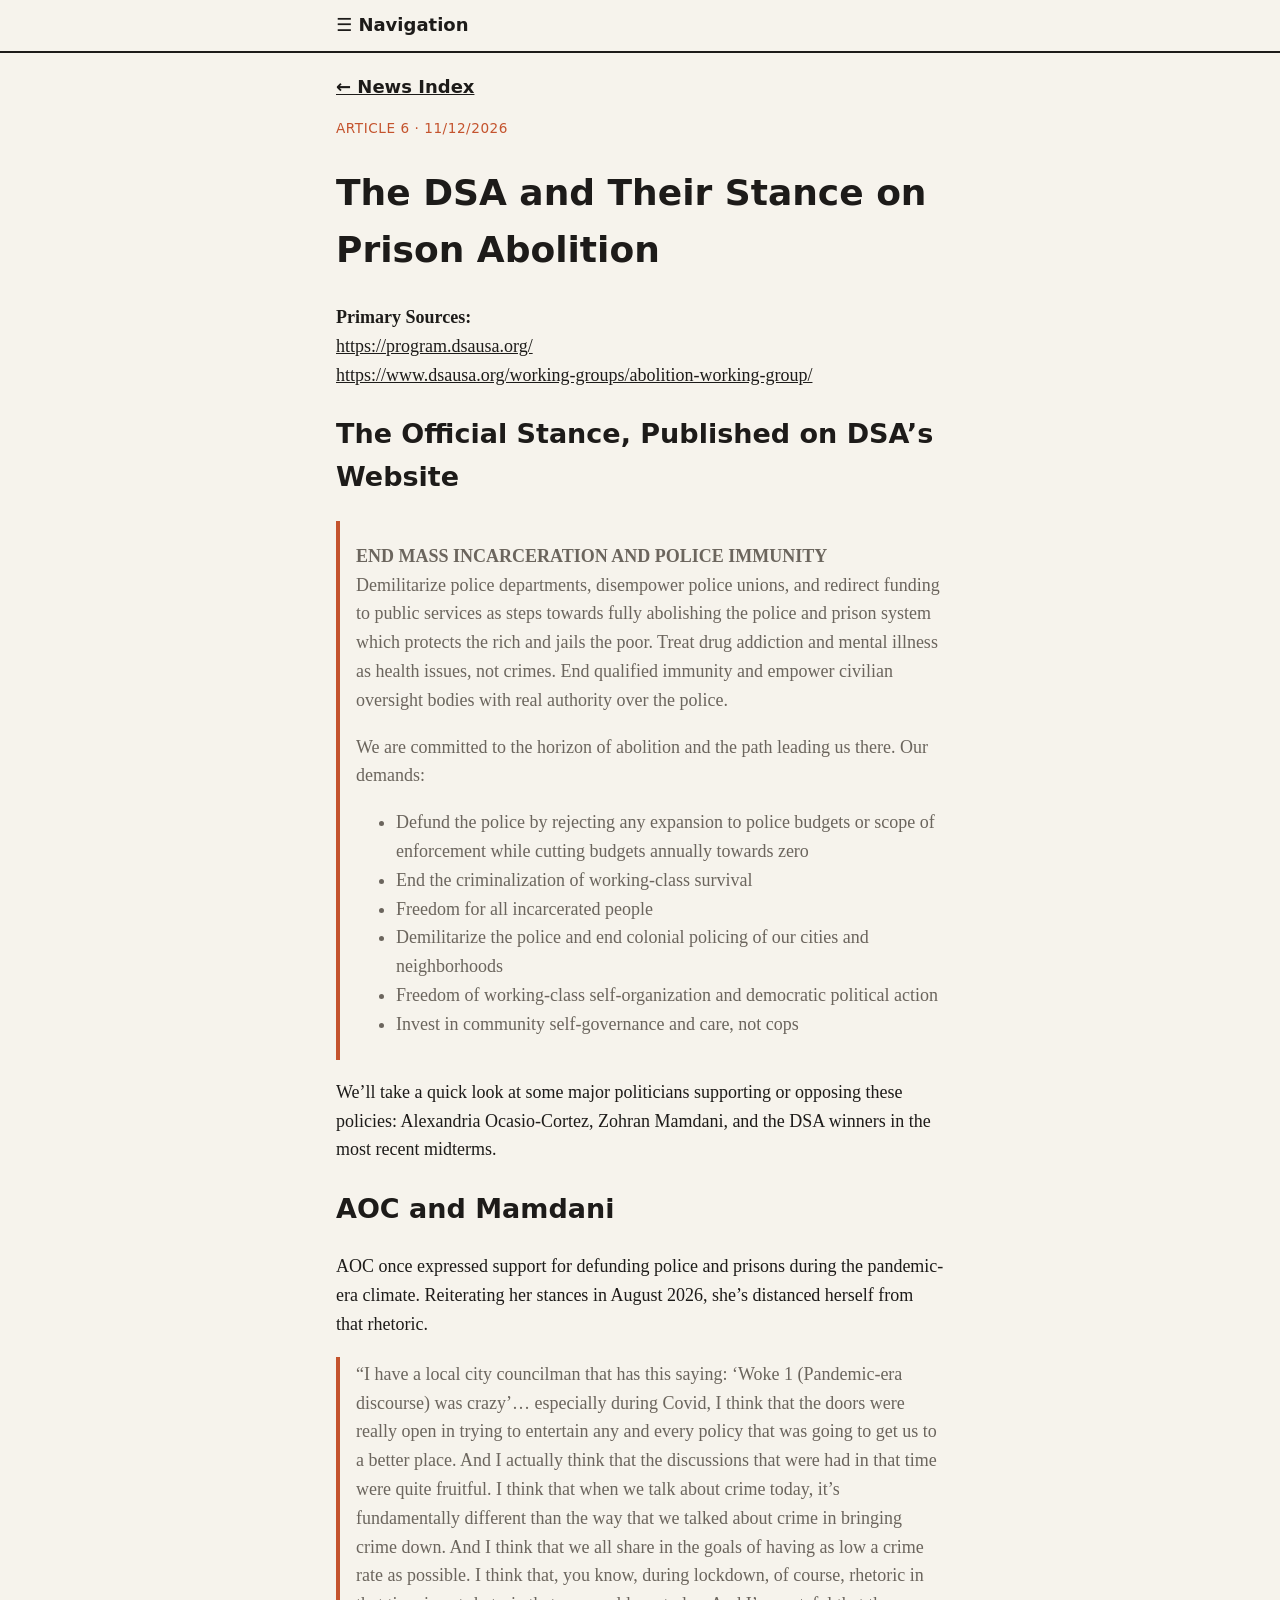
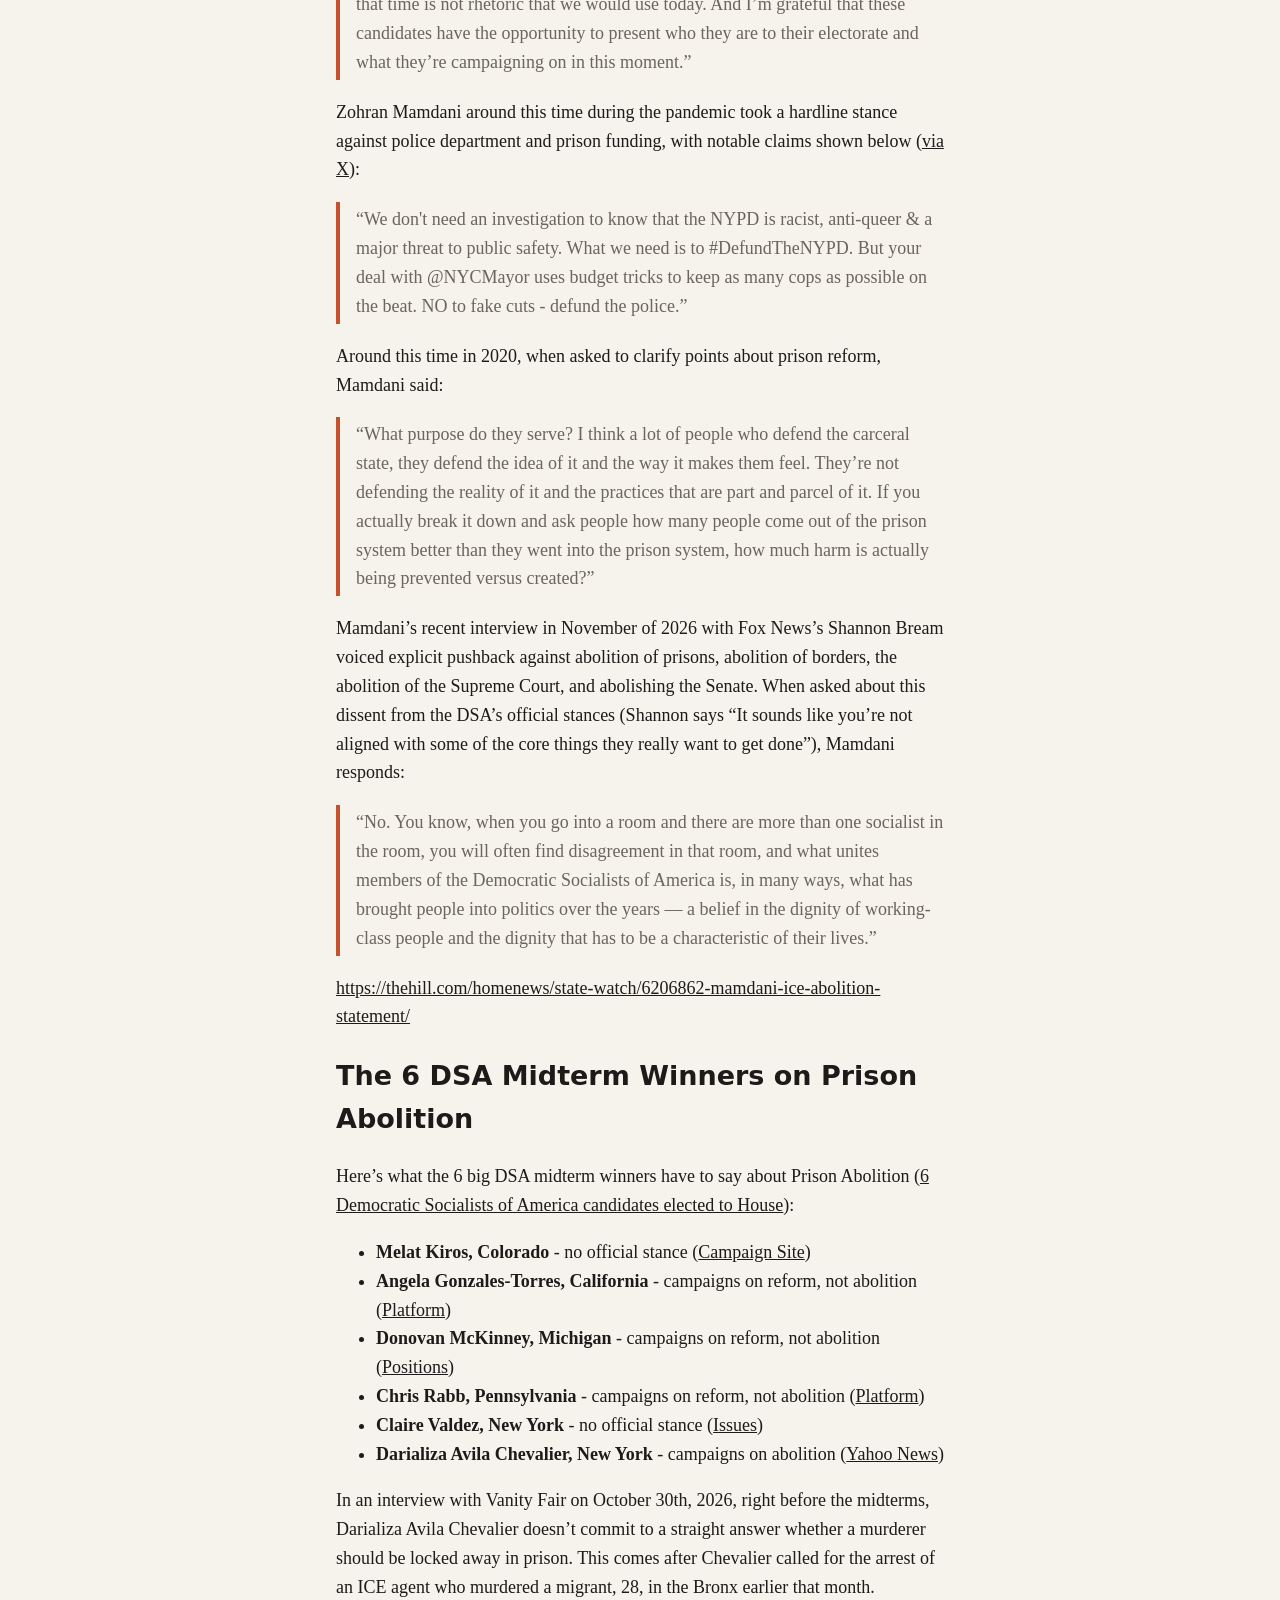
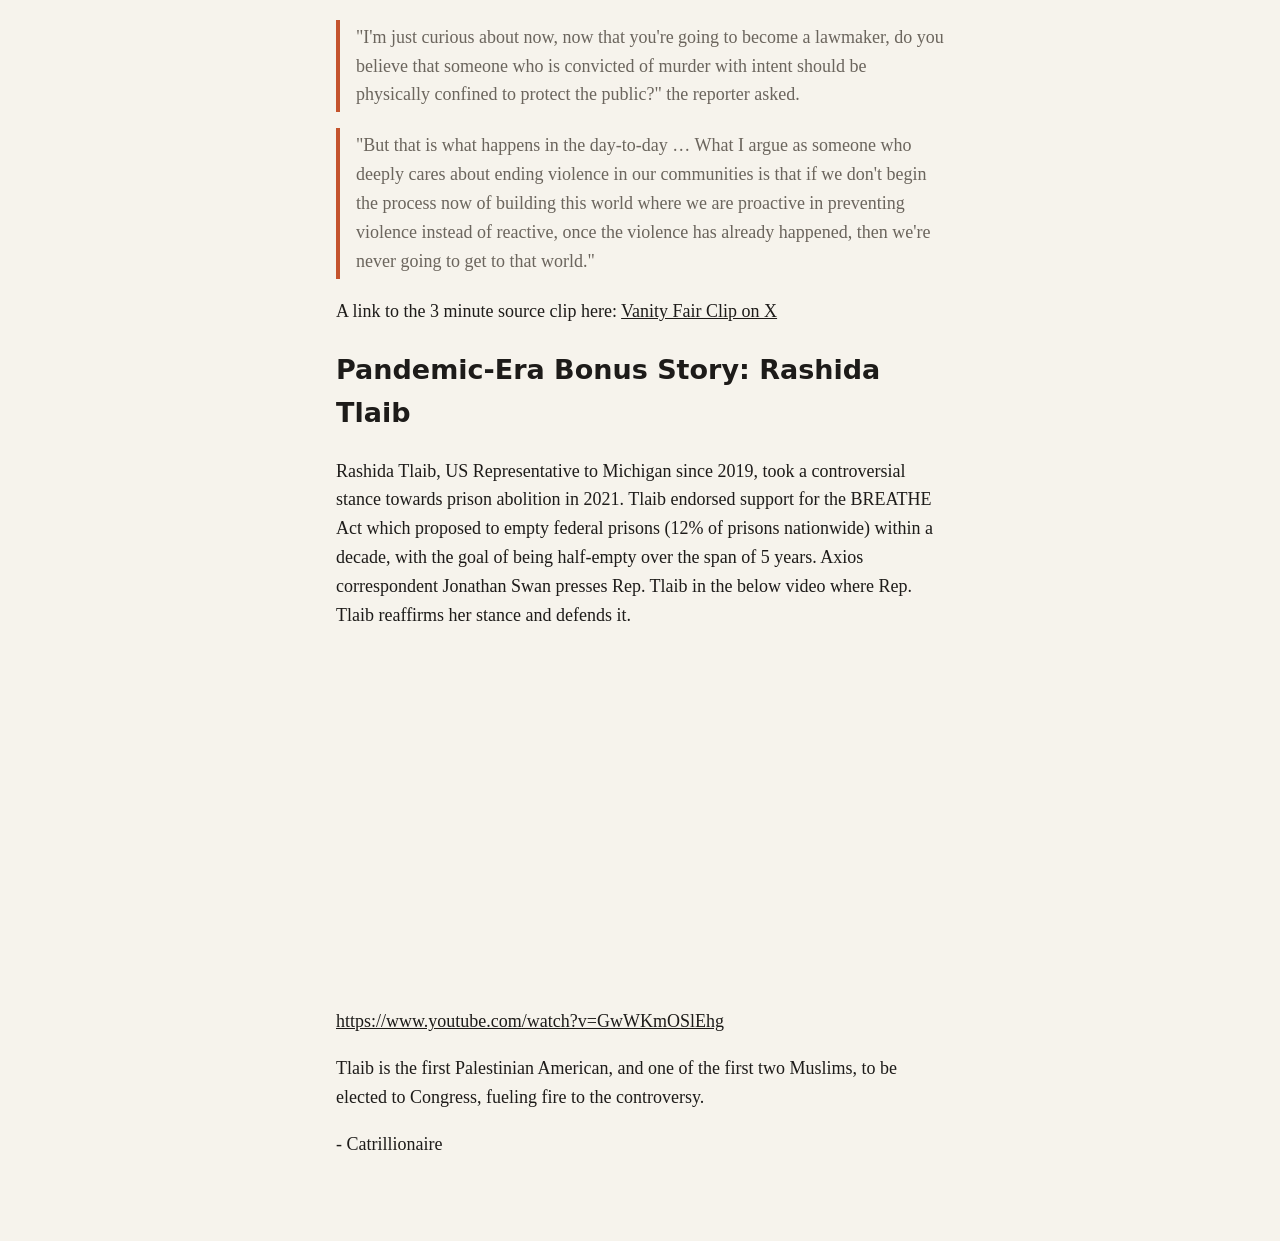
<file: article/article-6.html>
<!DOCTYPE html>
<html lang="en">
<head>
<meta charset="utf-8">
<meta name="viewport" content="width=device-width, initial-scale=1">
<title>The DSA and Their Stance on Prison Abolition | Catrillionaire Journalism</title>
<link rel="stylesheet" href="../style.css">
<style>
a{overflow-wrap:anywhere}
blockquote{margin:1rem 0;padding:.2rem 0 .2rem 1rem;border-left:4px solid var(--accent);color:var(--muted)}
</style>
</head>
<body>
<header><details><summary>&#9776; Navigation</summary><nav class="menu">
<a href="index.html">Home / Article Index</a>
<a href="collab.html">Collab with Us</a>
<a href="search.html">Search by Keyword</a>
<a href="about.html">About &amp; Contact</a>
</nav></details></header>
<main>
<a class="back" href="../index.html">&larr; News Index</a>
<p class="meta">Article 6 &middot; 11/12/2026</p>
<h1>The DSA and Their Stance on Prison Abolition</h1>

<p><strong>Primary Sources:</strong><br>
<a href="https://program.dsausa.org/" target="_blank" rel="noopener">https://program.dsausa.org/</a><br>
<a href="https://www.dsausa.org/working-groups/abolition-working-group/" target="_blank" rel="noopener">https://www.dsausa.org/working-groups/abolition-working-group/</a></p>

<h2>The Official Stance, Published on DSA’s Website</h2>
<blockquote>
<p><strong>END MASS INCARCERATION AND POLICE IMMUNITY</strong><br>
Demilitarize police departments, disempower police unions, and redirect funding to public services as steps towards fully abolishing the police and prison system which protects the rich and jails the poor. Treat drug addiction and mental illness as health issues, not crimes. End qualified immunity and empower civilian oversight bodies with real authority over the police.</p>
<p>We are committed to the horizon of abolition and the path leading us there. Our demands:</p>
<ul>
<li>Defund the police by rejecting any expansion to police budgets or scope of enforcement while cutting budgets annually towards zero</li>
<li>End the criminalization of working-class survival</li>
<li>Freedom for all incarcerated people</li>
<li>Demilitarize the police and end colonial policing of our cities and neighborhoods</li>
<li>Freedom of working-class self-organization and democratic political action</li>
<li>Invest in community self-governance and care, not cops</li>
</ul>
</blockquote>

<p>We’ll take a quick look at some major politicians supporting or opposing these policies: Alexandria Ocasio-Cortez, Zohran Mamdani, and the DSA winners in the most recent midterms.</p>

<h2>AOC and Mamdani</h2>
<p>AOC once expressed support for defunding police and prisons during the pandemic-era climate. Reiterating her stances in August 2026, she’s distanced herself from that rhetoric.</p>

<blockquote>“I have a local city councilman that has this saying: ‘Woke 1 (Pandemic-era discourse) was crazy’… especially during Covid, I think that the doors were really open in trying to entertain any and every policy that was going to get us to a better place. And I actually think that the discussions that were had in that time were quite fruitful. I think that when we talk about crime today, it’s fundamentally different than the way that we talked about crime in bringing crime down. And I think that we all share in the goals of having as low a crime rate as possible. I think that, you know, during lockdown, of course, rhetoric in that time is not rhetoric that we would use today. And I’m grateful that these candidates have the opportunity to present who they are to their electorate and what they’re campaigning on in this moment.”</blockquote>

<p>Zohran Mamdani around this time during the pandemic took a hardline stance against police department and prison funding, with notable claims shown below (<a href="https://x.com/ZohranKMamdani/status/1277414510131916801" target="_blank" rel="noopener">via X</a>):</p>

<blockquote>“We don't need an investigation to know that the NYPD is racist, anti-queer &amp; a major threat to public safety. What we need is to #DefundTheNYPD. But your deal with @NYCMayor uses budget tricks to keep as many cops as possible on the beat. NO to fake cuts - defund the police.”</blockquote>

<p>Around this time in 2020, when asked to clarify points about prison reform, Mamdani said:</p>

<blockquote>“What purpose do they serve? I think a lot of people who defend the carceral state, they defend the idea of it and the way it makes them feel. They’re not defending the reality of it and the practices that are part and parcel of it. If you actually break it down and ask people how many people come out of the prison system better than they went into the prison system, how much harm is actually being prevented versus created?”</blockquote>

<p>Mamdani’s recent interview in November of 2026 with Fox News’s Shannon Bream voiced explicit pushback against abolition of prisons, abolition of borders, the abolition of the Supreme Court, and abolishing the Senate. When asked about this dissent from the DSA’s official stances (Shannon says “It sounds like you’re not aligned with some of the core things they really want to get done”), Mamdani responds:</p>

<blockquote>“No. You know, when you go into a room and there are more than one socialist in the room, you will often find disagreement in that room, and what unites members of the Democratic Socialists of America is, in many ways, what has brought people into politics over the years –– a belief in the dignity of working-class people and the dignity that has to be a characteristic of their lives.”</blockquote>

<p><a href="https://thehill.com/homenews/state-watch/6206862-mamdani-ice-abolition-statement/" target="_blank" rel="noopener">https://thehill.com/homenews/state-watch/6206862-mamdani-ice-abolition-statement/</a></p>

<h2>The 6 DSA Midterm Winners on Prison Abolition</h2>
<p>Here’s what the 6 big DSA midterm winners have to say about Prison Abolition (<a href="https://www.democracynow.org/2026/11/4/headlines/the_democratic_socialists_of_america_score_big_wins_in_congress" target="_blank" rel="noopener">6 Democratic Socialists of America candidates elected to House</a>):</p>

<ul>
<li><strong>Melat Kiros, Colorado</strong> - no official stance (<a href="https://www.kirosforco.com/" target="_blank" rel="noopener">Campaign Site</a>)</li>
<li><strong>Angela Gonzales-Torres, California</strong> - campaigns on reform, not abolition (<a href="https://www.angela4congress.com/about" target="_blank" rel="noopener">Platform</a>)</li>
<li><strong>Donovan McKinney, Michigan</strong> - campaigns on reform, not abolition (<a href="https://www.localcandidates.org/politicians/donavan-mckinney/positions/3c149dd3-2834-484f-aee4-c6d782b4ad9e" target="_blank" rel="noopener">Positions</a>)</li>
<li><strong>Chris Rabb, Pennsylvania</strong> - campaigns on reform, not abolition (<a href="https://www.chrisrabb.com/platform" target="_blank" rel="noopener">Platform</a>)</li>
<li><strong>Claire Valdez, New York</strong> - no official stance (<a href="https://clairevaldezforcongress.com/issues" target="_blank" rel="noopener">Issues</a>)</li>
<li><strong>Darializa Avila Chevalier, New York</strong> - campaigns on abolition (<a href="https://www.yahoo.com/news/politics/articles/socialist-dem-house-candidate-darializa-205140862.html?guccounter=2" target="_blank" rel="noopener">Yahoo News</a>)</li>
</ul>

<p>In an interview with Vanity Fair on October 30th, 2026, right before the midterms, Darializa Avila Chevalier doesn’t commit to a straight answer whether a murderer should be locked away in prison. This comes after Chevalier called for the arrest of an ICE agent who murdered a migrant, 28, in the Bronx earlier that month.</p>

<blockquote>"I'm just curious about now, now that you're going to become a lawmaker, do you believe that someone who is convicted of murder with intent should be physically confined to protect the public?" the reporter asked.</blockquote>

<blockquote>"But that is what happens in the day-to-day … What I argue as someone who deeply cares about ending violence in our communities is that if we don't begin the process now of building this world where we are proactive in preventing violence instead of reactive, once the violence has already happened, then we're never going to get to that world."</blockquote>

<p>A link to the 3 minute source clip here: <a href="https://x.com/VanityFair/status/2116204897716547827?ref_src=twsrc%5Etfw%7Ctwcamp%5Etweetembed%7Ctwterm%5E2116204897716547827%7Ctwgr%5Ee925b23079ab35271d1c8cfcea75a5a146bf258b%7Ctwcon%5Es1_&amp;ref_url=https%3A%2F%2Fnypost.com%2F2026%2F10%2F30%2Fus-news%2Fdarializa-avila-chevalier-wont-say-if-murderers-should-be-locked-up%2F" target="_blank" rel="noopener">Vanity Fair Clip on X</a></p>

<h2>Pandemic-Era Bonus Story: Rashida Tlaib</h2>
<p>Rashida Tlaib, US Representative to Michigan since 2019, took a controversial stance towards prison abolition in 2021. Tlaib endorsed support for the BREATHE Act which proposed to empty federal prisons (12% of prisons nationwide) within a decade, with the goal of being half-empty over the span of 5 years. Axios correspondent Jonathan Swan presses Rep. Tlaib in the below video where Rep. Tlaib reaffirms her stance and defends it.</p>

<div style="position:relative;padding-top:56.25%;margin:1rem 0">
<iframe style="position:absolute;top:0;left:0;width:100%;height:100%;border:0" src="https://www.youtube.com/embed/GwWKmOSlEhg" title="Axios Interview with Rep. Rashida Tlaib on the BREATHE Act" loading="lazy" allowfullscreen></iframe>
</div>

<p><a href="https://www.youtube.com/watch?v=GwWKmOSlEhg" target="_blank" rel="noopener">https://www.youtube.com/watch?v=GwWKmOSlEhg</a></p>

<p>Tlaib is the first Palestinian American, and one of the first two Muslims, to be elected to Congress, fueling fire to the controversy.</p>

<p> - Catrillionaire</p>
</main>
</body>
</html>
</file>
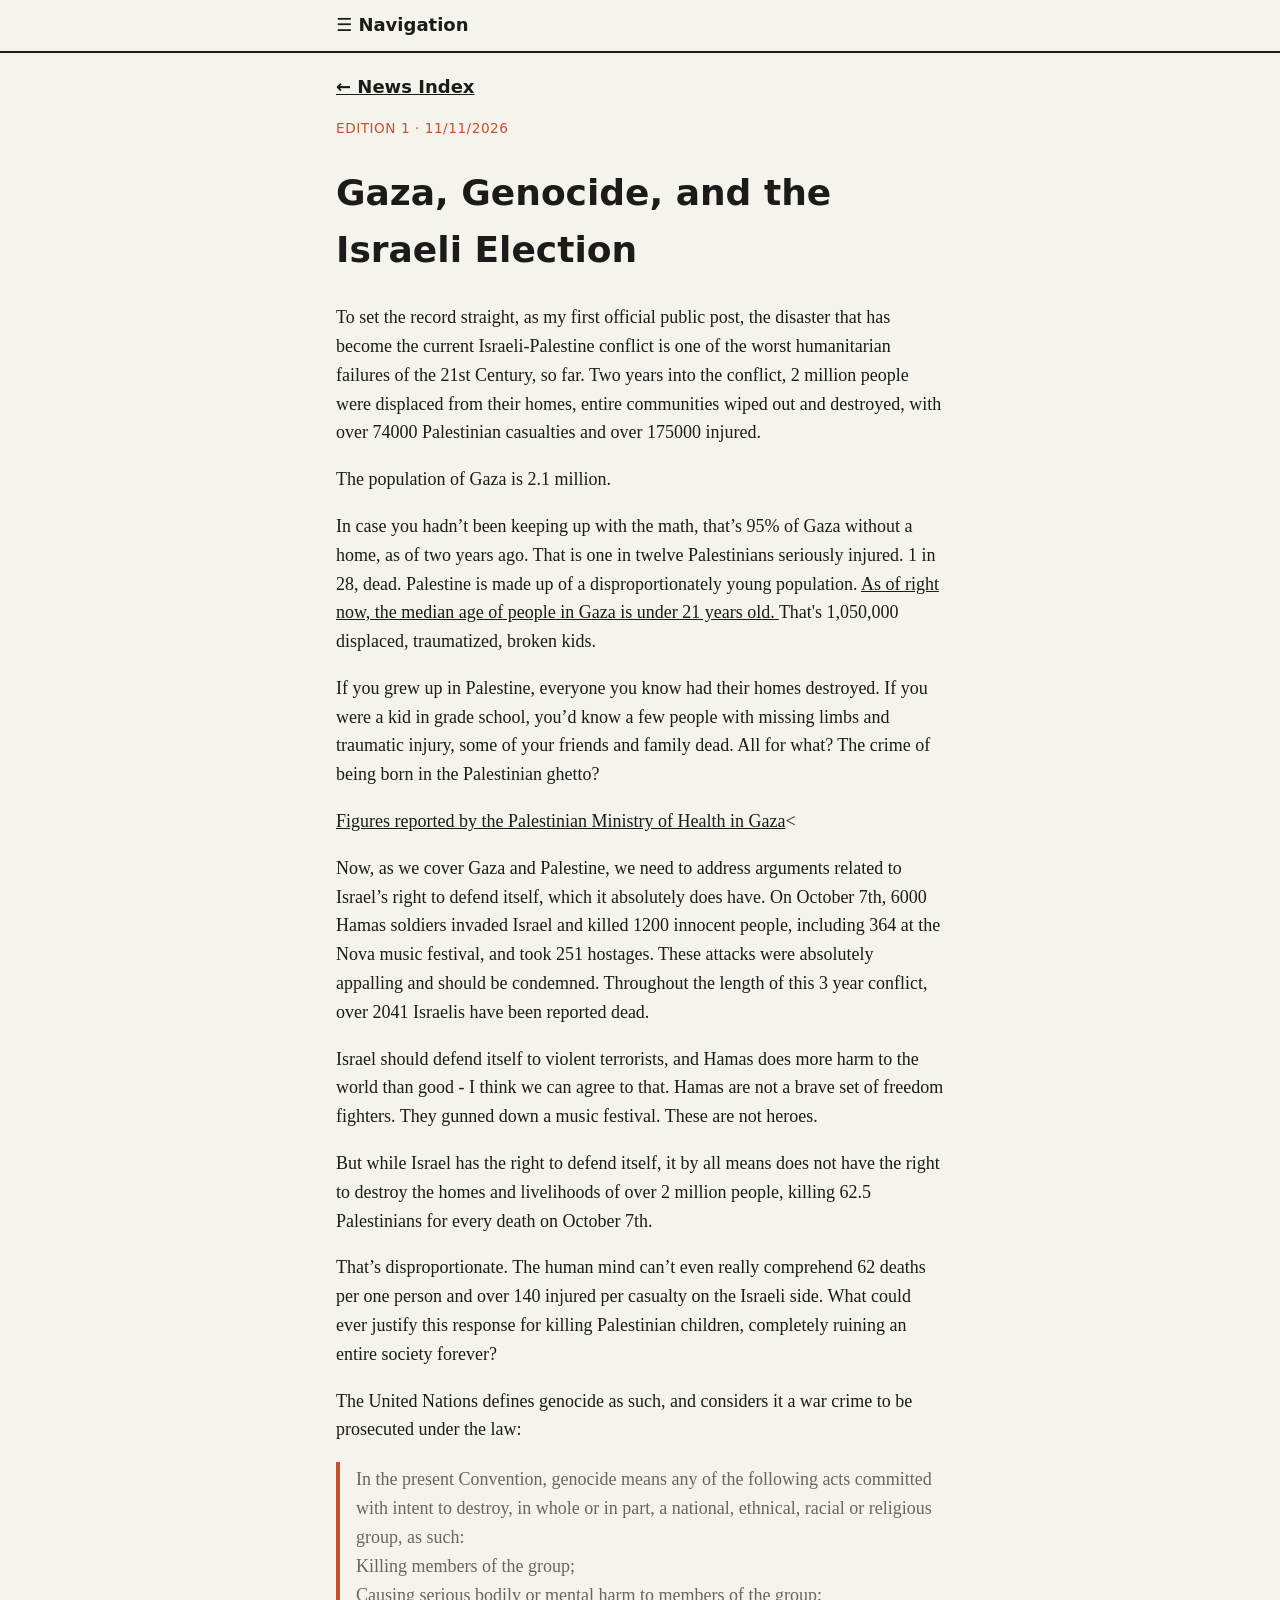
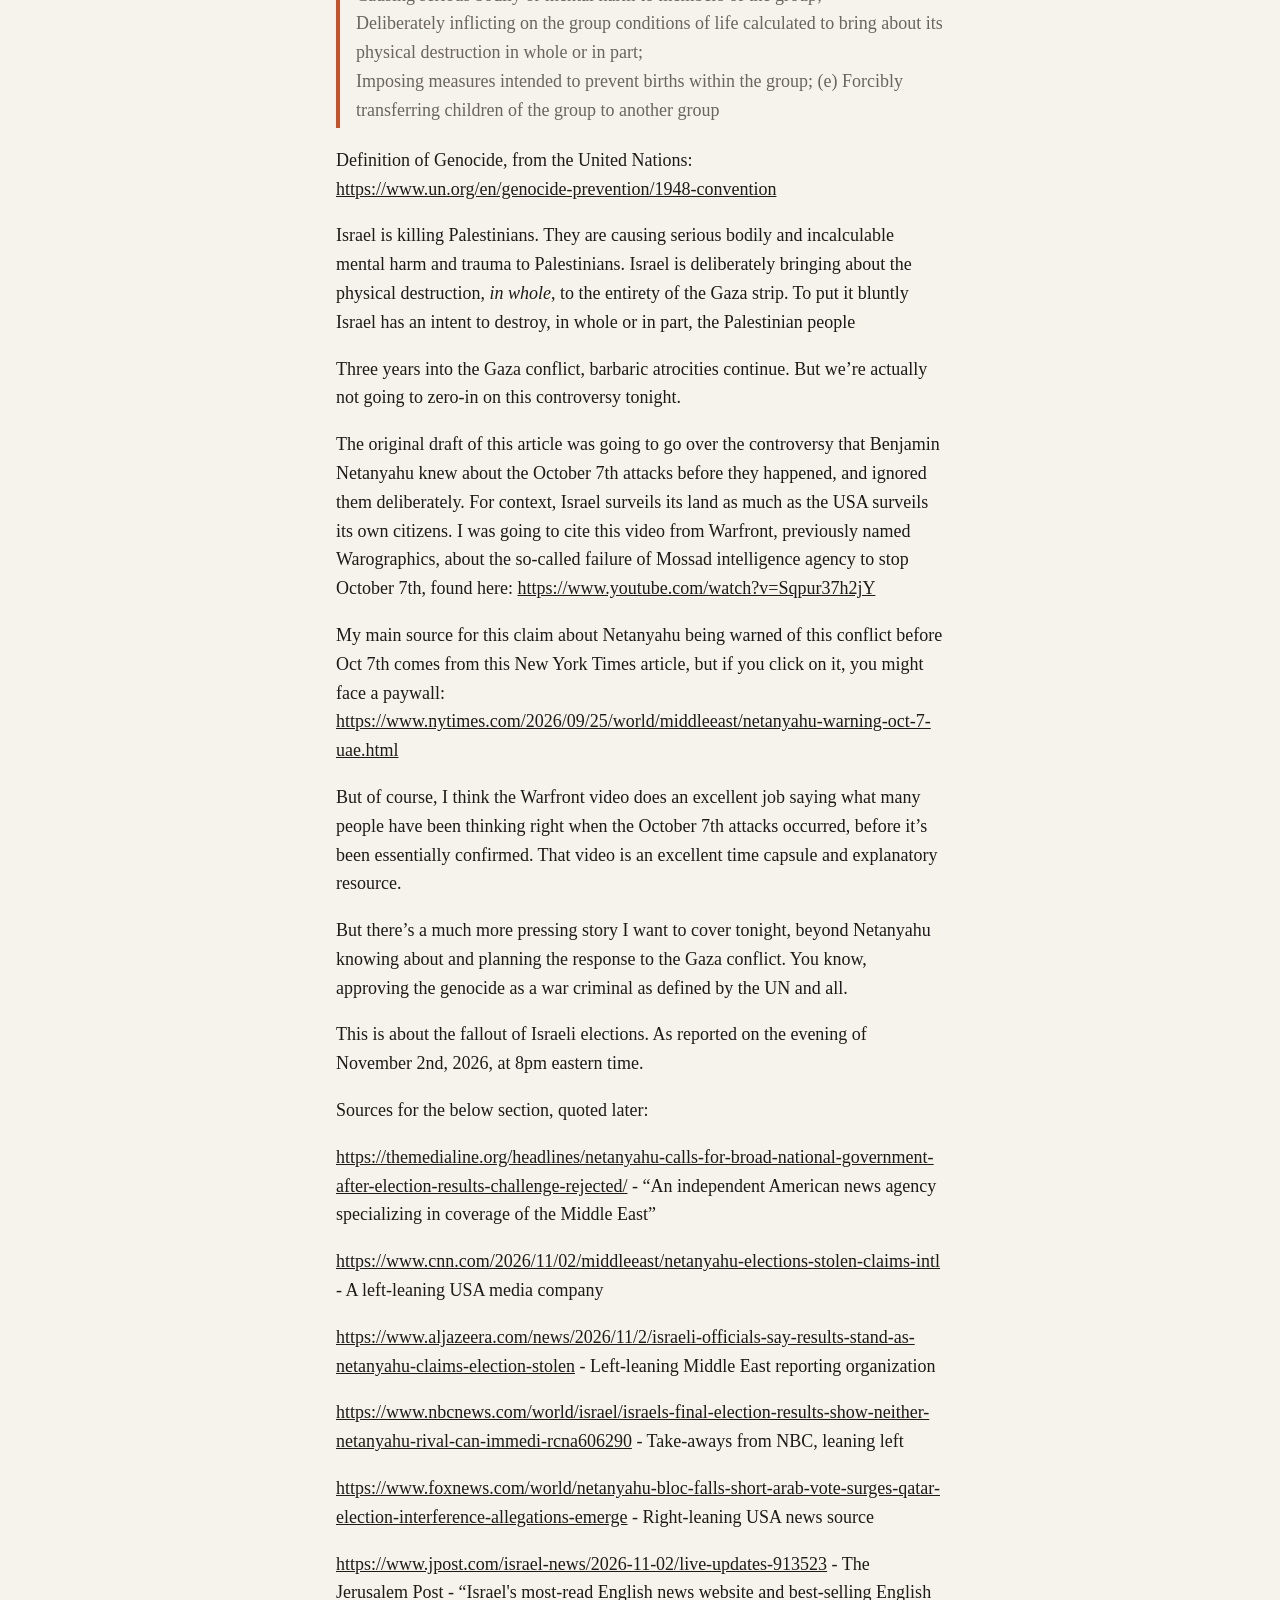
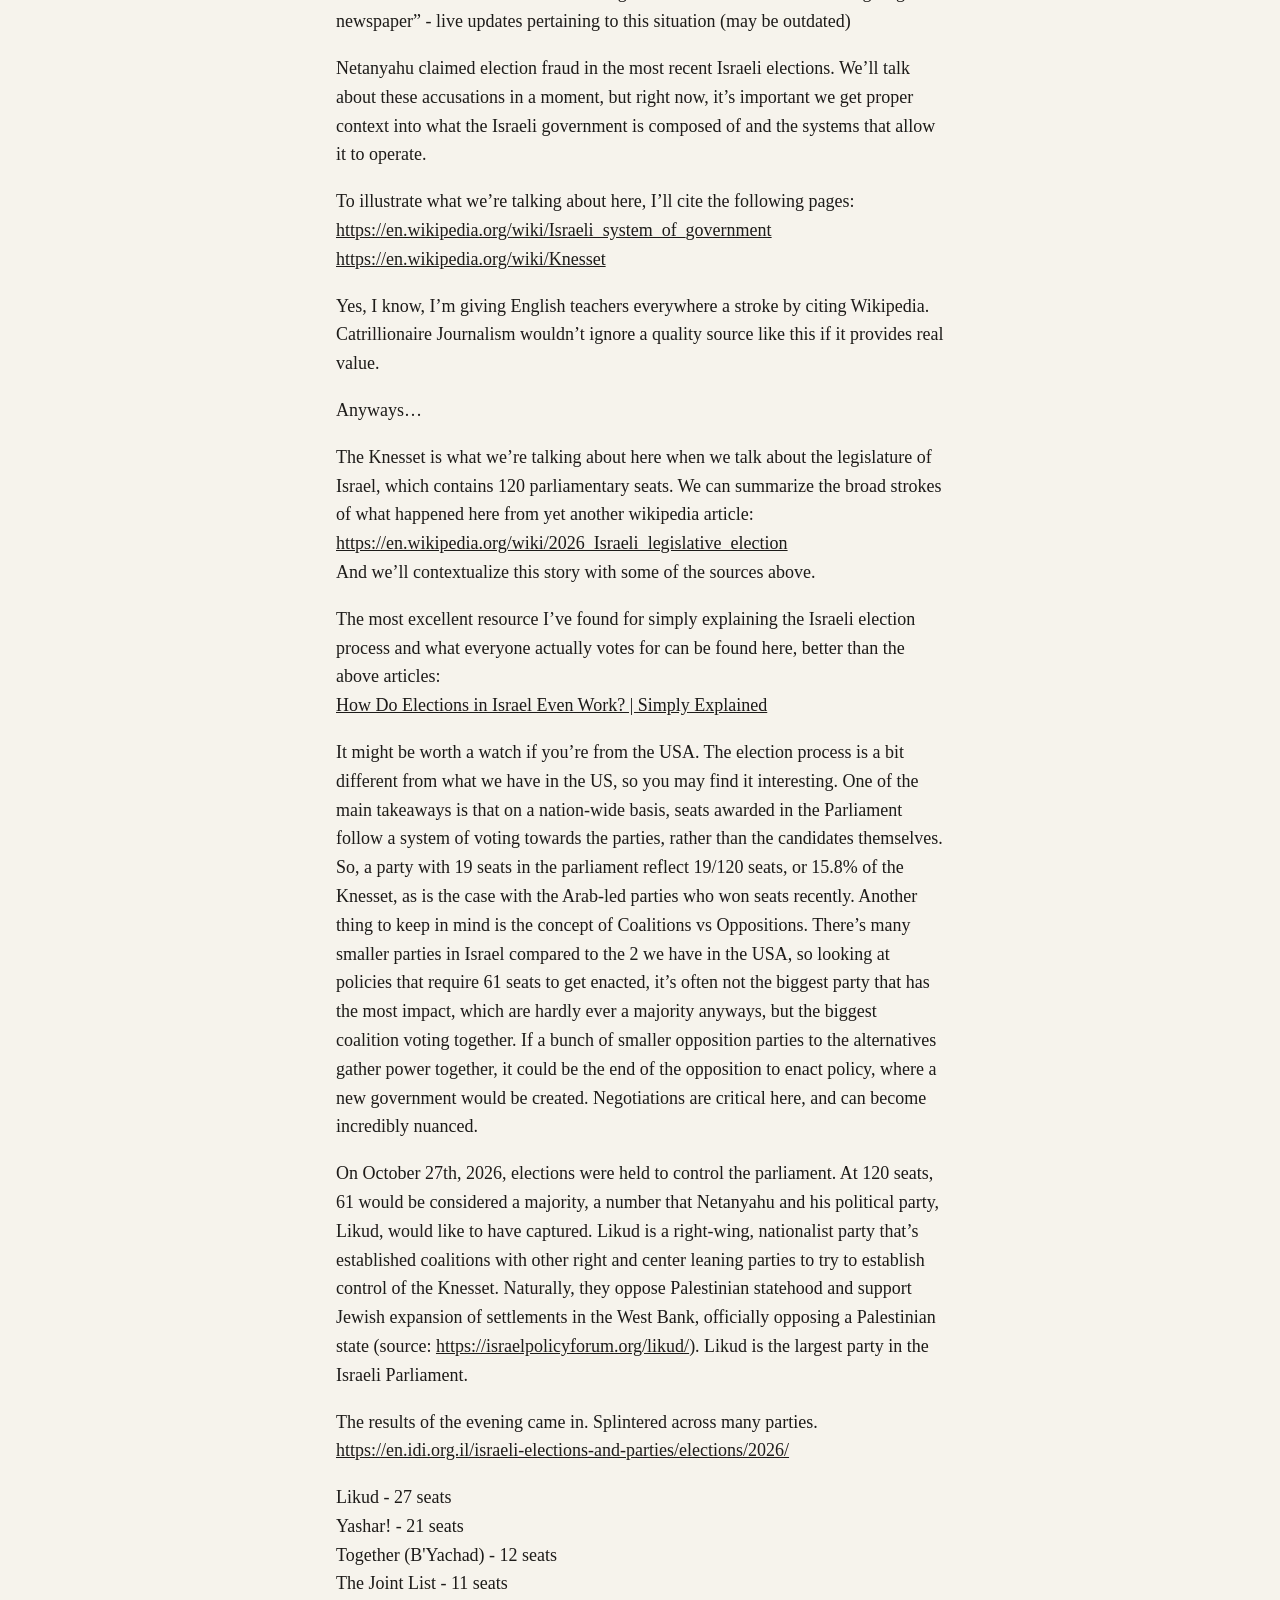
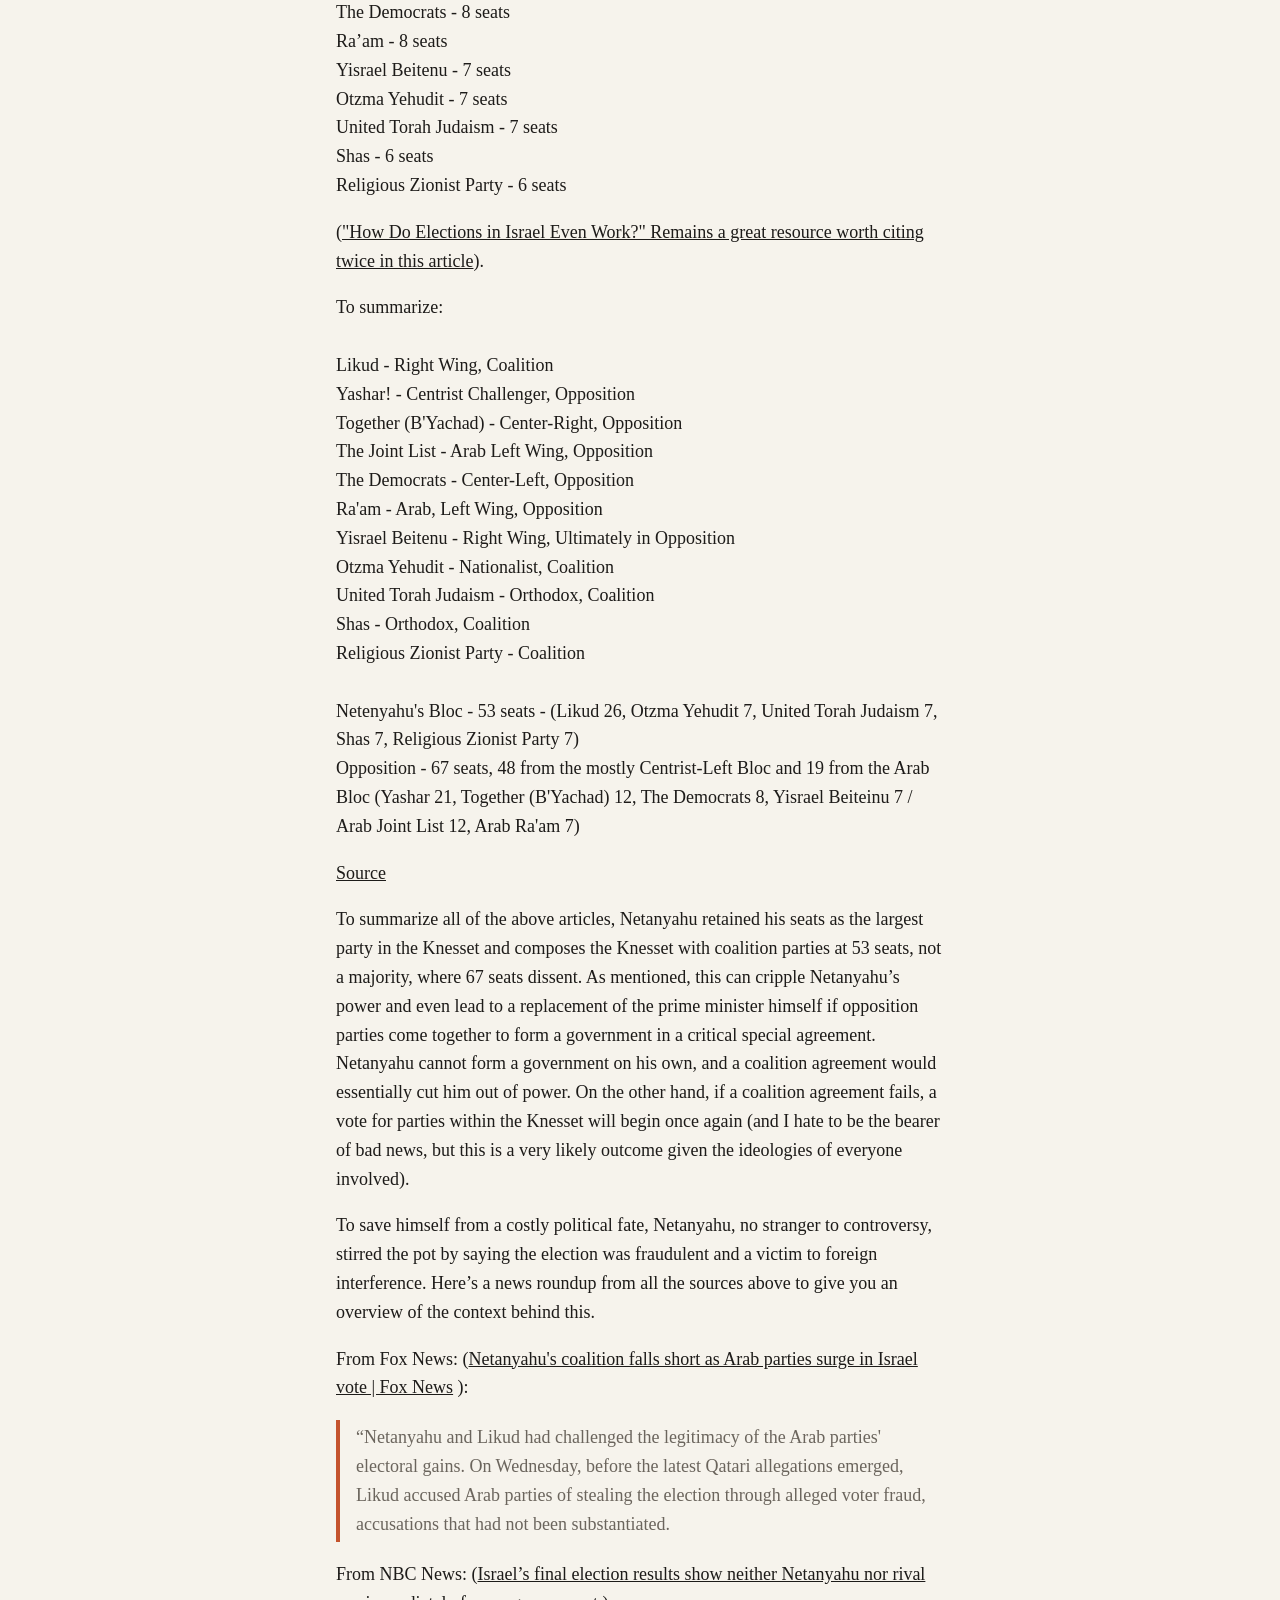
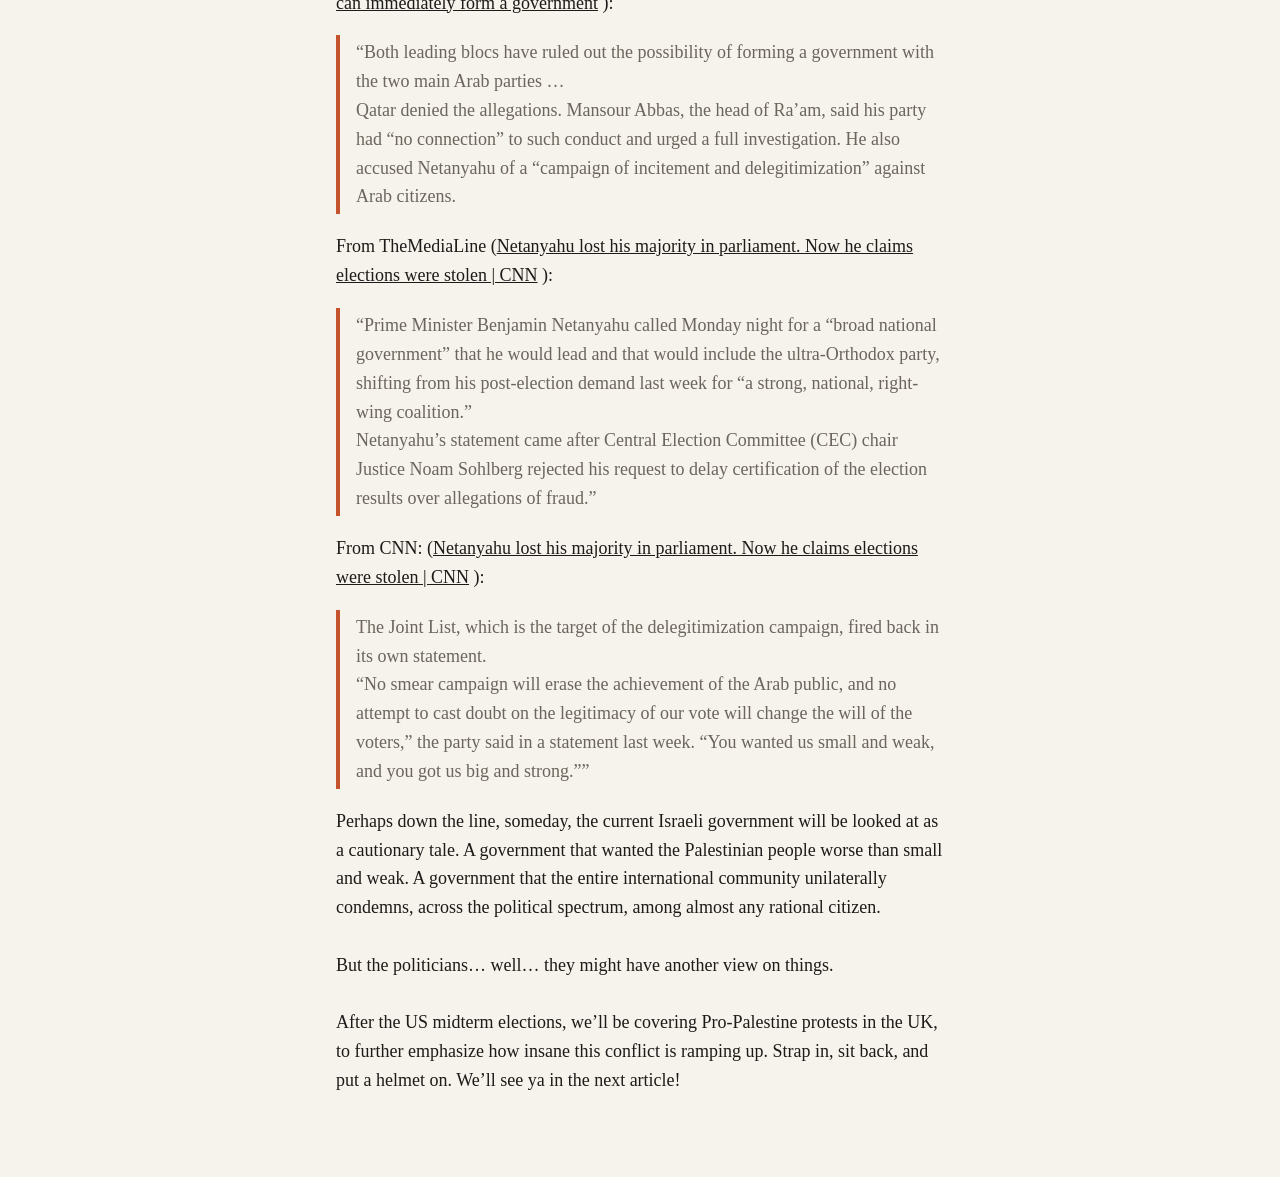
<file: article/edition-1.html>
<!DOCTYPE html>
<html lang="en">
<head>
<meta charset="utf-8">
<meta name="viewport" content="width=device-width, initial-scale=1">
<title>Gaza, Genocide, and the Israeli Election | Catrillionaire Journalism</title>
<link rel="stylesheet" href="../style.css">
<style>
a{overflow-wrap:anywhere}
blockquote{margin:1rem 0;padding:.2rem 0 .2rem 1rem;border-left:4px solid var(--accent);color:var(--muted)}
</style>
</head>
<body>
<header><details><summary>&#9776; Navigation</summary><nav class="menu">
<a href="../index.html">Home / Article Index</a>
<a href="../collab.html">Collab with Us!</a>
<a href="../search.html">Search Tool</a>
<a href="../about.html">About &amp; Contact</a>
</nav></details></header>
<main>
<a class="back" href="../index.html">&larr; News Index</a>
<p class="meta">Edition 1 &middot; 11/11/2026</p>
<h1>Gaza, Genocide, and the Israeli Election</h1>

<p>To set the record straight, as my first official public post, the disaster that has become the current Israeli-Palestine conflict is one of the worst humanitarian failures of the 21st Century, so far. Two years into the conflict, 2 million people were displaced from their homes, entire communities wiped out and destroyed, with over 74000 Palestinian casualties and over 175000 injured.</p>

<p>The population of Gaza is 2.1 million.</p>

<p>In case you hadn’t been keeping up with the math, that’s 95% of Gaza without a home, as of two years ago. That is one in twelve Palestinians seriously injured. 1 in 28, dead. Palestine is made up of a disproportionately young population. <a href = https://www.statista.com/statistics/1424048/median-age-of-the-population-in-palestine/ > As of right now, the median age of people in Gaza is under 21 years old. </a> That's 1,050,000 displaced, traumatized, broken kids.</p>

<p>If you grew up in Palestine, everyone you know had their homes destroyed. If you were a kid in grade school, you’d know a few people with missing limbs and traumatic injury, some of your friends and family dead. All for what? The crime of being born in the Palestinian ghetto?</p>

<p><a href="https://gisha.org/en/publication_type/gaza-now-current-facts-and-figures/" target="_blank" rel="noopener"> Figures reported by the Palestinian Ministry of Health in Gaza</a><</p>

<p>Now, as we cover Gaza and Palestine, we need to address arguments related to Israel’s right to defend itself, which it absolutely does have. On October 7th, 6000 Hamas soldiers invaded Israel and killed 1200 innocent people, including 364 at the Nova music festival, and took 251 hostages. These attacks were absolutely appalling and should be condemned. Throughout the length of this 3 year conflict, over 2041 Israelis have been reported dead.</p>

<p>Israel should defend itself to violent terrorists, and Hamas does more harm to the world than good - I think we can agree to that. Hamas are not a brave set of freedom fighters. They gunned down a music festival. These are not heroes.</p>

<p>But while Israel has the right to defend itself, it by all means does not have the right to destroy the homes and livelihoods of over 2 million people, killing 62.5 Palestinians for every death on October 7th.</p>

<p>That’s disproportionate. The human mind can’t even really comprehend 62 deaths per one person and over 140 injured per casualty on the Israeli side. What could ever justify this response for killing Palestinian children, completely ruining an entire society forever?</p>

<p>The United Nations defines genocide as such, and considers it a war crime to be prosecuted under the law:</p>

<blockquote>
In the present Convention, genocide means any of the following acts committed with intent to destroy, in whole or in part, a national, ethnical, racial or religious group, as such:<br>
Killing members of the group;<br>
Causing serious bodily or mental harm to members of the group;<br>
Deliberately inflicting on the group conditions of life calculated to bring about its physical destruction in whole or in part;<br>
Imposing measures intended to prevent births within the group; (e) Forcibly transferring children of the group to another group
</blockquote>

<p>Definition of Genocide, from the United Nations:<br>
<a href="https://www.un.org/en/genocide-prevention/1948-convention" target="_blank" rel="noopener">https://www.un.org/en/genocide-prevention/1948-convention</a></p>

<p>Israel is killing Palestinians. They are causing serious bodily and incalculable mental harm and trauma to Palestinians. Israel is deliberately bringing about the physical destruction, <em>in whole</em>, to the entirety of the Gaza strip. To put it bluntly Israel has an intent to destroy, in whole or in part, the Palestinian people</p>

<p>Three years into the Gaza conflict, barbaric atrocities continue. But we’re actually not going to zero-in on this controversy tonight.</p>

<p>The original draft of this article was going to go over the controversy that Benjamin Netanyahu knew about the October 7th attacks before they happened, and ignored them deliberately. For context, Israel surveils its land as much as the USA surveils its own citizens. I was going to cite this video from Warfront, previously named Warographics, about the so-called failure of Mossad intelligence agency to stop October 7th, found here: <a href="https://www.youtube.com/watch?v=Sqpur37h2jY" target="_blank" rel="noopener">https://www.youtube.com/watch?v=Sqpur37h2jY</a></p>

<p>My main source for this claim about Netanyahu being warned of this conflict before Oct 7th comes from this New York Times article, but if you click on it, you might face a paywall:<br>
<a href="https://www.nytimes.com/2026/09/25/world/middleeast/netanyahu-warning-oct-7-uae.html" target="_blank" rel="noopener">https://www.nytimes.com/2026/09/25/world/middleeast/netanyahu-warning-oct-7-uae.html</a></p>

<p>But of course, I think the Warfront video does an excellent job saying what many people have been thinking right when the October 7th attacks occurred, before it’s been essentially confirmed. That video is an excellent time capsule and explanatory resource.</p>

<p>But there’s a much more pressing story I want to cover tonight, beyond Netanyahu knowing about and planning the response to the Gaza conflict. You know, approving the genocide as a war criminal as defined by the UN and all.</p>

<p>This is about the fallout of Israeli elections. As reported on the evening of November 2nd, 2026, at 8pm eastern time.</p>

<p>Sources for the below section, quoted later:</p>

<p><a href="https://themedialine.org/headlines/netanyahu-calls-for-broad-national-government-after-election-results-challenge-rejected/" target="_blank" rel="noopener">https://themedialine.org/headlines/netanyahu-calls-for-broad-national-government-after-election-results-challenge-rejected/</a> - “An independent American news agency specializing in coverage of the Middle East”</p>

<p><a href="https://www.cnn.com/2026/11/02/middleeast/netanyahu-elections-stolen-claims-intl" target="_blank" rel="noopener">https://www.cnn.com/2026/11/02/middleeast/netanyahu-elections-stolen-claims-intl</a> - A left-leaning USA media company</p>

<p><a href="https://www.aljazeera.com/news/2026/11/2/israeli-officials-say-results-stand-as-netanyahu-claims-election-stolen" target="_blank" rel="noopener">https://www.aljazeera.com/news/2026/11/2/israeli-officials-say-results-stand-as-netanyahu-claims-election-stolen</a> - Left-leaning Middle East reporting organization</p>

<p><a href="https://www.nbcnews.com/world/israel/israels-final-election-results-show-neither-netanyahu-rival-can-immedi-rcna606290" target="_blank" rel="noopener">https://www.nbcnews.com/world/israel/israels-final-election-results-show-neither-netanyahu-rival-can-immedi-rcna606290</a> - Take-aways from NBC, leaning left</p>

<p><a href="https://www.foxnews.com/world/netanyahu-bloc-falls-short-arab-vote-surges-qatar-election-interference-allegations-emerge" target="_blank" rel="noopener">https://www.foxnews.com/world/netanyahu-bloc-falls-short-arab-vote-surges-qatar-election-interference-allegations-emerge</a> - Right-leaning USA news source</p>

<p><a href="https://www.jpost.com/israel-news/2026-11-02/live-updates-913523" target="_blank" rel="noopener">https://www.jpost.com/israel-news/2026-11-02/live-updates-913523</a> - The Jerusalem Post - “Israel's most-read English news website and best-selling English newspaper” - live updates pertaining to this situation (may be outdated)</p>
  
<p>Netanyahu claimed election fraud in the most recent Israeli elections. We’ll talk about these accusations in a moment, but right now, it’s important we get proper context into what the Israeli government is composed of and the systems that allow it to operate.</p>

<p>To illustrate what we’re talking about here, I’ll cite the following pages: <a href="https://en.wikipedia.org/wiki/Israeli_system_of_government" target="_blank" rel="noopener">https://en.wikipedia.org/wiki/Israeli_system_of_government</a><br>
<a href="https://en.wikipedia.org/wiki/Knesset" target="_blank" rel="noopener">https://en.wikipedia.org/wiki/Knesset</a></p>

<p>Yes, I know, I’m giving English teachers everywhere a stroke by citing Wikipedia. Catrillionaire Journalism wouldn’t ignore a quality source like this if it provides real value.</p>

<p>Anyways…</p>

<p>The Knesset is what we’re talking about here when we talk about the legislature of Israel, which contains 120 parliamentary seats. We can summarize the broad strokes of what happened here from yet another wikipedia article:<br>
<a href="https://en.wikipedia.org/wiki/2026_Israeli_legislative_election" target="_blank" rel="noopener">https://en.wikipedia.org/wiki/2026_Israeli_legislative_election</a><br>
And we’ll contextualize this story with some of the sources above.</p>

<p>The most excellent resource I’ve found for simply explaining the Israeli election process and what everyone actually votes for can be found here, better than the above articles:<br>
<a href="https://www.youtube.com/watch?v=CkszClFXh9g" target="_blank" rel="noopener">How Do Elections in Israel Even Work? | Simply Explained</a></p>

<p>It might be worth a watch if you’re from the USA. The election process is a bit different from what we have in the US, so you may find it interesting. One of the main takeaways is that on a nation-wide basis, seats awarded in the Parliament follow a system of voting towards the parties, rather than the candidates themselves. So, a party with 19 seats in the parliament reflect 19/120 seats, or 15.8% of the Knesset, as is the case with the Arab-led parties who won seats recently. Another thing to keep in mind is the concept of Coalitions vs Oppositions. There’s many smaller parties in Israel compared to the 2 we have in the USA, so looking at policies that require 61 seats to get enacted, it’s often not the biggest party that has the most impact, which are hardly ever a majority anyways, but the biggest coalition voting together. If a bunch of smaller opposition parties to the alternatives gather power together, it could be the end of the opposition to enact policy, where a new government would be created. Negotiations are critical here, and can become incredibly nuanced.</p>

<p>On October 27th, 2026, elections were held to control the parliament. At 120 seats, 61 would be considered a majority, a number that Netanyahu and his political party, Likud, would like to have captured. Likud is a right-wing, nationalist party that’s established coalitions with other right and center leaning parties to try to establish control of the Knesset. Naturally, they oppose Palestinian statehood and support Jewish expansion of settlements in the West Bank, officially opposing a Palestinian state (source: <a href="https://israelpolicyforum.org/likud/" target="_blank" rel="noopener">https://israelpolicyforum.org/likud/</a>). Likud is the largest party in the Israeli Parliament.</p>

<p>The results of the evening came in. Splintered across many parties.<br>
<a href="https://en.idi.org.il/israeli-elections-and-parties/elections/2026/" target="_blank" rel="noopener">https://en.idi.org.il/israeli-elections-and-parties/elections/2026/</a></p>

<p>Likud - 27 seats<br>
Yashar! - 21 seats<br>
Together (B'Yachad) - 12 seats<br>
The Joint List - 11 seats<br>
The Democrats - 8 seats<br>
Ra’am - 8 seats<br>
Yisrael Beitenu - 7 seats<br>
Otzma Yehudit - 7 seats<br>
United Torah Judaism - 7 seats<br>
Shas - 6 seats<br>
Religious Zionist Party - 6 seats</p>

<p> (<a href="https://www.youtube.com/watch?v=CkszClFXh9g" target="_blank" rel="noopener">"How Do Elections in Israel Even Work?" Remains a great resource worth citing twice in this article</a>).</p>

<p> To summarize: <br> <br>
  Likud - Right Wing, Coalition <br>
  Yashar! - Centrist Challenger, Opposition <br>
  Together (B'Yachad) - Center-Right, Opposition <br>
  The Joint List - Arab Left Wing, Opposition <br>
  The Democrats - Center-Left, Opposition <br>
  Ra'am - Arab, Left Wing, Opposition <br>
  Yisrael Beitenu - Right Wing, Ultimately in Opposition <br>
  Otzma Yehudit - Nationalist, Coalition <br>
  United Torah Judaism - Orthodox, Coalition <br>
  Shas - Orthodox, Coalition <br>
  Religious Zionist Party - Coalition <br><br>

  Netenyahu's Bloc - 53 seats - (Likud 26, Otzma Yehudit 7, United Torah Judaism 7, Shas 7, Religious Zionist Party 7) <br>
  Opposition - 67 seats, 48 from the mostly Centrist-Left Bloc and 19 from the Arab Bloc (Yashar 21, Together (B'Yachad) 12, The Democrats 8, Yisrael Beiteinu 7 / Arab Joint List 12, Arab Ra'am 7)

</p>

<p> <a href = https://www.ajc.org/news/israel-election-2026-who-will-lead-israel-and-what-does-it-mean-for-the-us> Source </a> </p>
  
<p>To summarize all of the above articles, Netanyahu retained his seats as the largest party in the Knesset and composes the Knesset with coalition parties at 53 seats, not a majority, where 67 seats dissent. As mentioned, this can cripple Netanyahu’s power and even lead to a replacement of the prime minister himself if opposition parties come together to form a government in a critical special agreement. Netanyahu cannot form a government on his own, and a coalition agreement would essentially cut him out of power. On the other hand, if a coalition agreement fails, a vote for parties within the Knesset will begin once again (and I hate to be the bearer of bad news, but this is a very likely outcome given the ideologies of everyone involved).</p>

<p>To save himself from a costly political fate, Netanyahu, no stranger to controversy, stirred the pot by saying the election was fraudulent and a victim to foreign interference. Here’s a news roundup from all the sources above to give you an overview of the context behind this.</p>

<p>From Fox News: (<a href="https://www.foxnews.com/world/netanyahu-bloc-falls-short-arab-vote-surges-qatar-election-interference-allegations-emerge" target="_blank" rel="noopener">Netanyahu's coalition falls short as Arab parties surge in Israel vote | Fox News</a> ):</p>

<blockquote>
“Netanyahu and Likud had  challenged the legitimacy of the Arab parties' electoral gains. On Wednesday, before the latest Qatari allegations emerged, Likud accused Arab parties of stealing the election through alleged voter fraud, accusations that had not been substantiated.
</blockquote>

<p>From NBC News: (<a href="https://www.nbcnews.com/world/israel/israels-final-election-results-show-neither-netanyahu-rival-can-immedi-rcna606290" target="_blank" rel="noopener">Israel’s final election results show neither Netanyahu nor rival can immediately form a government</a> ):</p>

<blockquote>
“Both leading blocs have ruled out the possibility of forming a government with the two main Arab parties …<br>
Qatar denied the allegations. Mansour Abbas, the head of Ra’am, said his party had “no connection” to such conduct and urged a full investigation. He also accused Netanyahu of a “campaign of incitement and delegitimization” against Arab citizens.<br>
</blockquote>

<p>From TheMediaLine (<a href="https://themedialine.org/headlines/netanyahu-calls-for-broad-national-government-after-election-results-challenge-rejected/" target="_blank" rel="noopener">Netanyahu lost his majority in parliament. Now he claims elections were stolen | CNN</a> ):</p>

<blockquote>
“Prime Minister Benjamin Netanyahu called Monday night for a “broad national government” that he would lead and that would include the ultra-Orthodox party, shifting from his post-election demand last week for “a strong, national, right-wing coalition.”<br>
Netanyahu’s statement came after Central Election Committee (CEC) chair Justice Noam Sohlberg rejected his request to delay certification of the election results over allegations of fraud.”
</blockquote>

<p>From CNN: (<a href="https://www.cnn.com/2026/11/02/middleeast/netanyahu-elections-stolen-claims-intl" target="_blank" rel="noopener">Netanyahu lost his majority in parliament. Now he claims elections were stolen | CNN</a> ):</p>

<blockquote>The Joint List, which is the target of the delegitimization campaign, fired back in its own statement.<br>
“No smear campaign will erase the achievement of the Arab public, and no attempt to cast doubt on the legitimacy of our vote will change the will of the voters,” the party said in a statement last week. “You wanted us small and weak, and you got us big and strong.””
</blockquote>

<p>Perhaps down the line, someday, the current Israeli government will be looked at as a cautionary tale. A government that wanted the Palestinian people worse than small and weak. A government that the entire international community unilaterally condemns, across the political spectrum, among almost any rational citizen.<br><br>
But the politicians… well… they might have another view on things.<br> <br>
After the US midterm elections, we’ll be covering Pro-Palestine protests in the UK, to further emphasize how insane this conflict is ramping up. Strap in, sit back, and put a helmet on. We’ll see ya in the next article!</p>

</main>
</body>
</html>
</file>
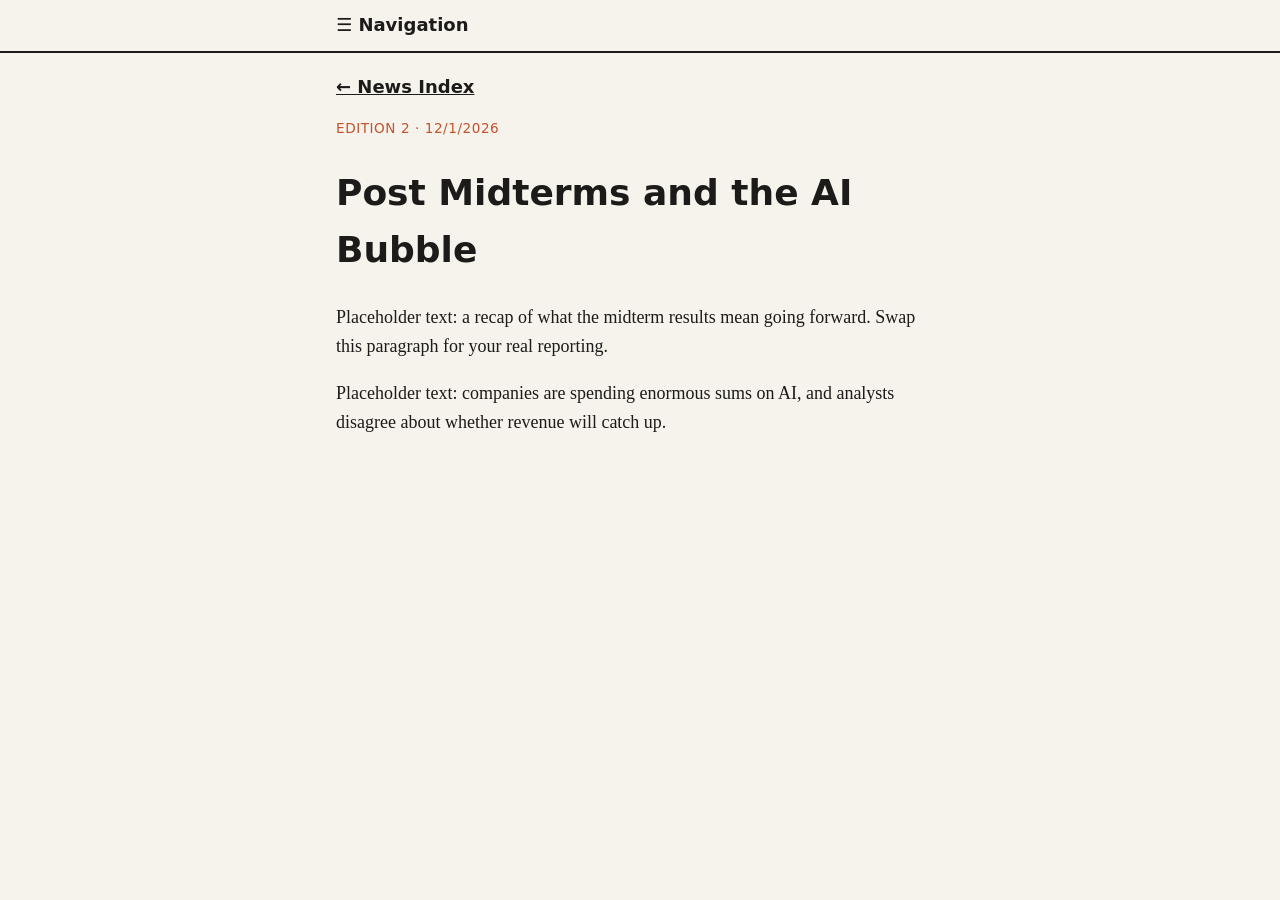
<file: article/edition-2.html>
<!DOCTYPE html>
<html lang="en">
<head>
<meta charset="utf-8">
<meta name="viewport" content="width=device-width, initial-scale=1">
<title>Post Midterms and the AI Bubble | Catrillionaire Journalism</title>
<link rel="stylesheet" href="../style.css">
</head>
<body>
<header><details><summary>&#9776; Navigation</summary><nav class="menu">
<a href="../index.html">Home / Article Index</a>
<a href="../collab.html">Collab with Us!</a>
<a href="../search.html">Search Tool</a>
<a href="../about.html">About &amp; Contact</a>
</nav></details></header>
<main>
<a class="back" href="../index.html">&larr; News Index</a>
<p class="meta">Edition 2 &middot; 12/1/2026</p>
<h1>Post Midterms and the AI Bubble</h1>
<p>Placeholder text: a recap of what the midterm results mean going forward. Swap this paragraph for your real reporting.</p>
<p>Placeholder text: companies are spending enormous sums on AI, and analysts disagree about whether revenue will catch up.</p>
</main>
</body>
</html>
</file>
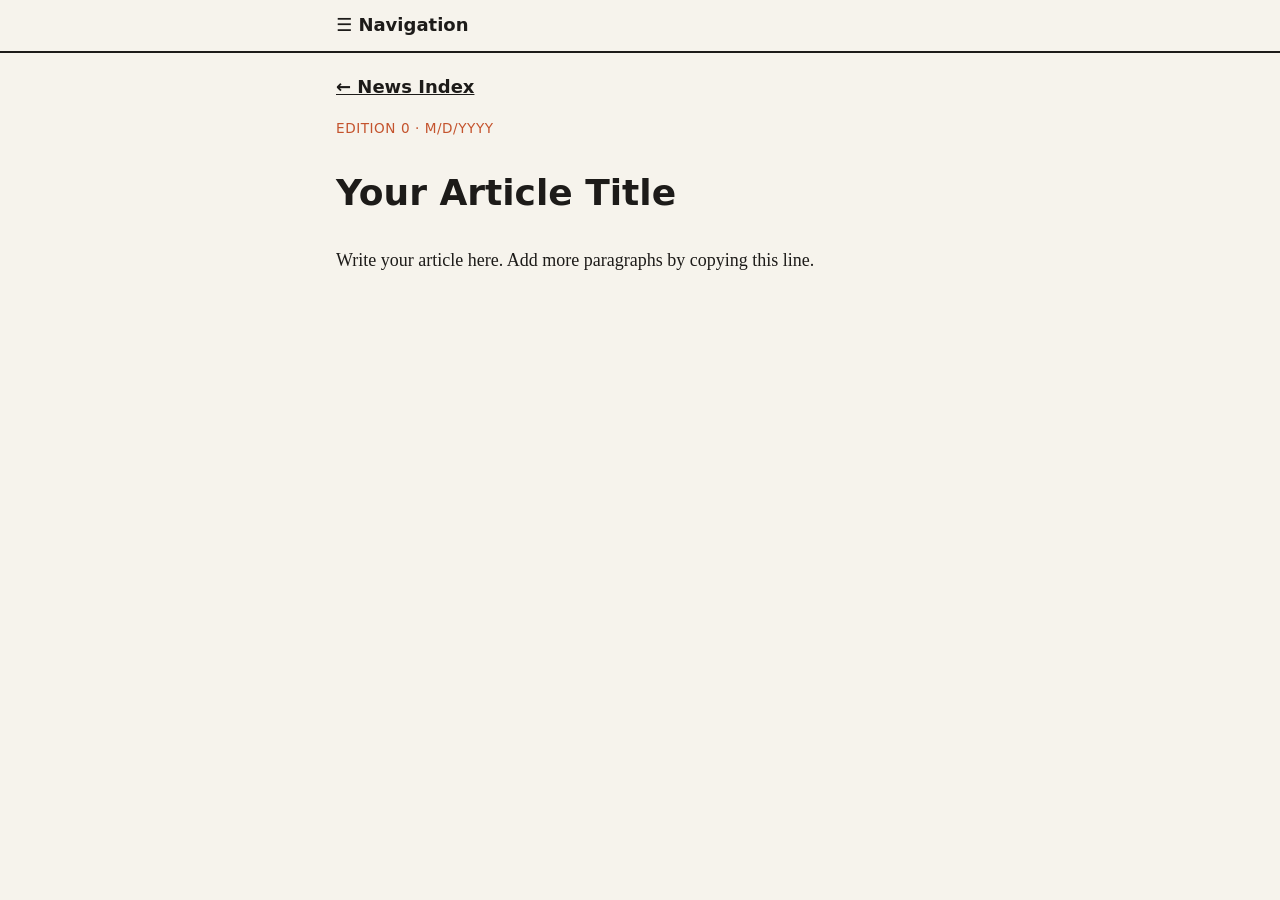
<file: article/new-article-template.html>
<!DOCTYPE html>
<html lang="en">
<head>
<meta charset="utf-8">
<meta name="viewport" content="width=device-width, initial-scale=1">
<title>Your Article Title | Catrillionaire Journalism</title>
<link rel="stylesheet" href="../style.css">
</head>
<body>
<header><details><summary>&#9776; Navigation</summary><nav class="menu">
<a href="index.html">Home / Article Index</a>
<a href="collab.html">Collab with Us</a>
<a href="search.html">Search by Keyword</a>
<a href="about.html">About &amp; Contact</a>
</nav></details></header>
<main>
<a class="back" href="../index.html">&larr; News Index</a>
<p class="meta">Edition 0 &middot; M/D/YYYY</p>
<h1>Your Article Title</h1>
<p>Write your article here. Add more paragraphs by copying this line.</p>
</main>
</body>
</html>
</file>
<file: style.css>
:root{--bg:#f6f3ec;--fg:#1d1b19;--muted:#6b655d;--card:#fffdf8;--accent:#c4532d;--mark:#ffe08a}
@media (prefers-color-scheme:dark){:root{--bg:#161412;--fg:#f1ece3;--muted:#a39b8f;--card:#1f1c19;--accent:#f0875f;--mark:#6b5313}}
*{box-sizing:border-box}
body{margin:0;background:var(--bg);color:var(--fg);font:18px/1.6 Georgia,serif}
h1,h2,h3,summary,.meta,.back,button,label{font-family:"Trebuchet MS",system-ui,sans-serif}
a{color:inherit}
main{max-width:640px;margin:0 auto;padding:1.25rem 1rem 4rem}

/* top bar + menu */
header{position:sticky;top:0;z-index:5;background:var(--bg);border-bottom:2px solid var(--fg)}
summary{list-style:none;cursor:pointer;font-weight:700;max-width:640px;margin:0 auto;padding:.7rem 1rem}
summary::-webkit-details-marker{display:none}
.menu{position:absolute;top:100%;left:0;right:0;background:var(--bg);border-bottom:2px solid var(--fg);padding:1rem}
.menu a{display:block;max-width:640px;margin:0 auto;padding:.45rem 0;border-bottom:1px dashed var(--muted);font:700 1.5rem "Trebuchet MS",system-ui,sans-serif;text-decoration:none}

/* home page */
.hero{text-align:center;padding:.5rem 0 1.5rem}
.hero svg{width:84px;height:84px}
.hero p{margin:.3rem 0 0;font-style:italic;color:var(--muted)}
.hero .brand{font:700 1.3rem "Trebuchet MS",system-ui,sans-serif;font-style:normal;color:var(--fg)}

/* news index + cards */
h1.index{text-align:center;text-decoration:underline;text-underline-offset:6px;margin:1rem 0 1.5rem}
.card{display:block;background:var(--card);border:2px solid var(--fg);border-radius:6px;padding:.9rem 1rem;margin:0 0 1rem;text-decoration:none;box-shadow:4px 4px 0 var(--fg)}
.card:hover{transform:translate(-2px,-2px)}
.card .t{font:700 1.25rem "Trebuchet MS",system-ui,sans-serif}
.meta{margin:0;font-size:.85rem;color:var(--accent);letter-spacing:.04em;text-transform:uppercase}
.more{text-align:center;font-size:2rem;letter-spacing:.4rem;color:var(--muted)}

/* article pages */
.back{display:inline-block;margin-bottom:1rem;font-weight:700}
img{max-width:100%;height:auto}

/* search page */
form.s{display:flex;gap:.5rem;align-items:center;border-bottom:2px solid var(--fg);margin:.5rem 0 1rem}
form.s label{font-weight:700;font-size:1.1rem}
form.s input{flex:1;min-width:0;font:inherit;background:none;color:inherit;border:0;outline:0;padding:.4rem}
form.s button{background:none;border:0;font-size:1.4rem;cursor:pointer;color:inherit}
.sort{display:flex;flex-wrap:wrap;gap:.5rem;align-items:center;margin:.5rem 0 1.25rem;font-family:"Trebuchet MS",system-ui,sans-serif}
.sort button{font-weight:700;font-size:.95rem;background:none;color:inherit;border:2px solid var(--fg);border-radius:999px;padding:.2rem .85rem;cursor:pointer}
.sort button[aria-pressed=true]{background:var(--fg);color:var(--bg)}
.res h3{margin:.2rem 0 0;font-size:1.1rem}
.res blockquote{margin:.5rem 0 0;border:2px solid var(--fg);border-radius:4px;padding:.5rem .7rem;font-size:.95rem}
mark{background:var(--mark);color:inherit;padding:0 2px}
.empty{color:var(--muted);font-style:italic}

/* search results: mentions grouped by article */
.count{margin:0 0 1rem;color:var(--muted)}
.grp{margin:0 0 1.5rem}
.grp h3{margin:0;font-size:1.15rem}
.grp .meta{margin:.1rem 0 .4rem}
.hits{list-style:none;margin:0;padding:0;border-top:1px solid var(--muted)}
.hits li{border-bottom:1px solid var(--muted)}
.hits a{display:block;padding:.3rem 0;font-size:.95rem;text-decoration:none;white-space:nowrap;overflow:hidden;text-overflow:ellipsis}
.hits a:hover{background:var(--card)}
.grp summary{max-width:none;margin:0;padding:.3rem 0;font-size:.9rem;color:var(--accent)}
.pager button{font-weight:700;font-size:.95rem;background:none;color:inherit;border:2px solid var(--fg);border-radius:999px;padding:.2rem .85rem;cursor:pointer}
.pager button:disabled{opacity:.4;cursor:default}



/* article images */
.fig{margin:1.25rem 0;text-align:center}
.fig img,.gallery img{max-width:100%;height:auto;border:2px solid var(--fg);border-radius:6px;background:var(--card)}
.gallery{display:flex;flex-wrap:wrap;gap:.75rem;justify-content:center;align-items:flex-start;margin:1.25rem 0}
.gallery img{flex:1 1 280px;min-width:0;max-width:300px}
.pics{display:flex;gap:.75rem;justify-content:center;margin:1.25rem 0}
.pics figure{flex:1 1 0;min-width:0;max-width:200px;margin:0;text-align:center}
.pics img{display:block;width:100%;aspect-ratio:4/5;object-fit:cover;object-position:top;border:2px solid var(--fg);border-radius:6px}
.pics figcaption{margin-top:.3rem;font-size:.85rem;color:var(--muted)}
</file>
